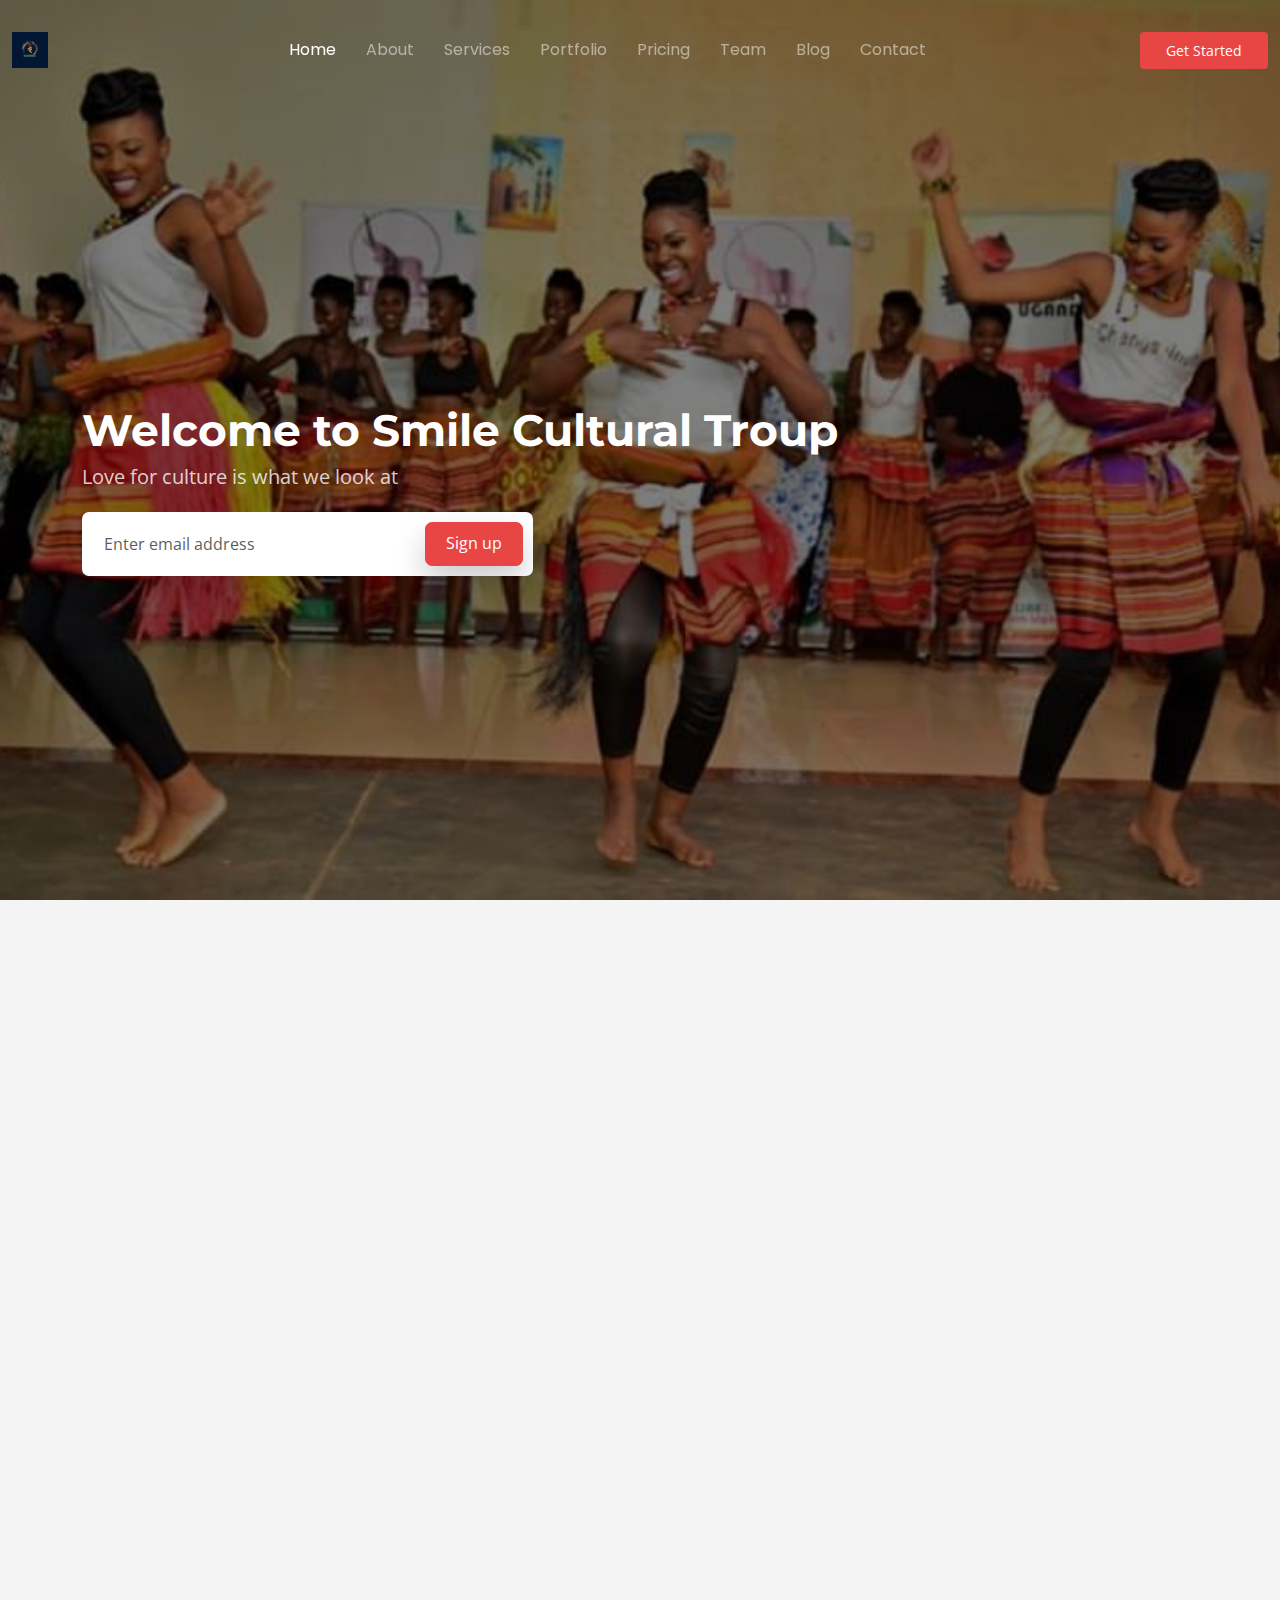
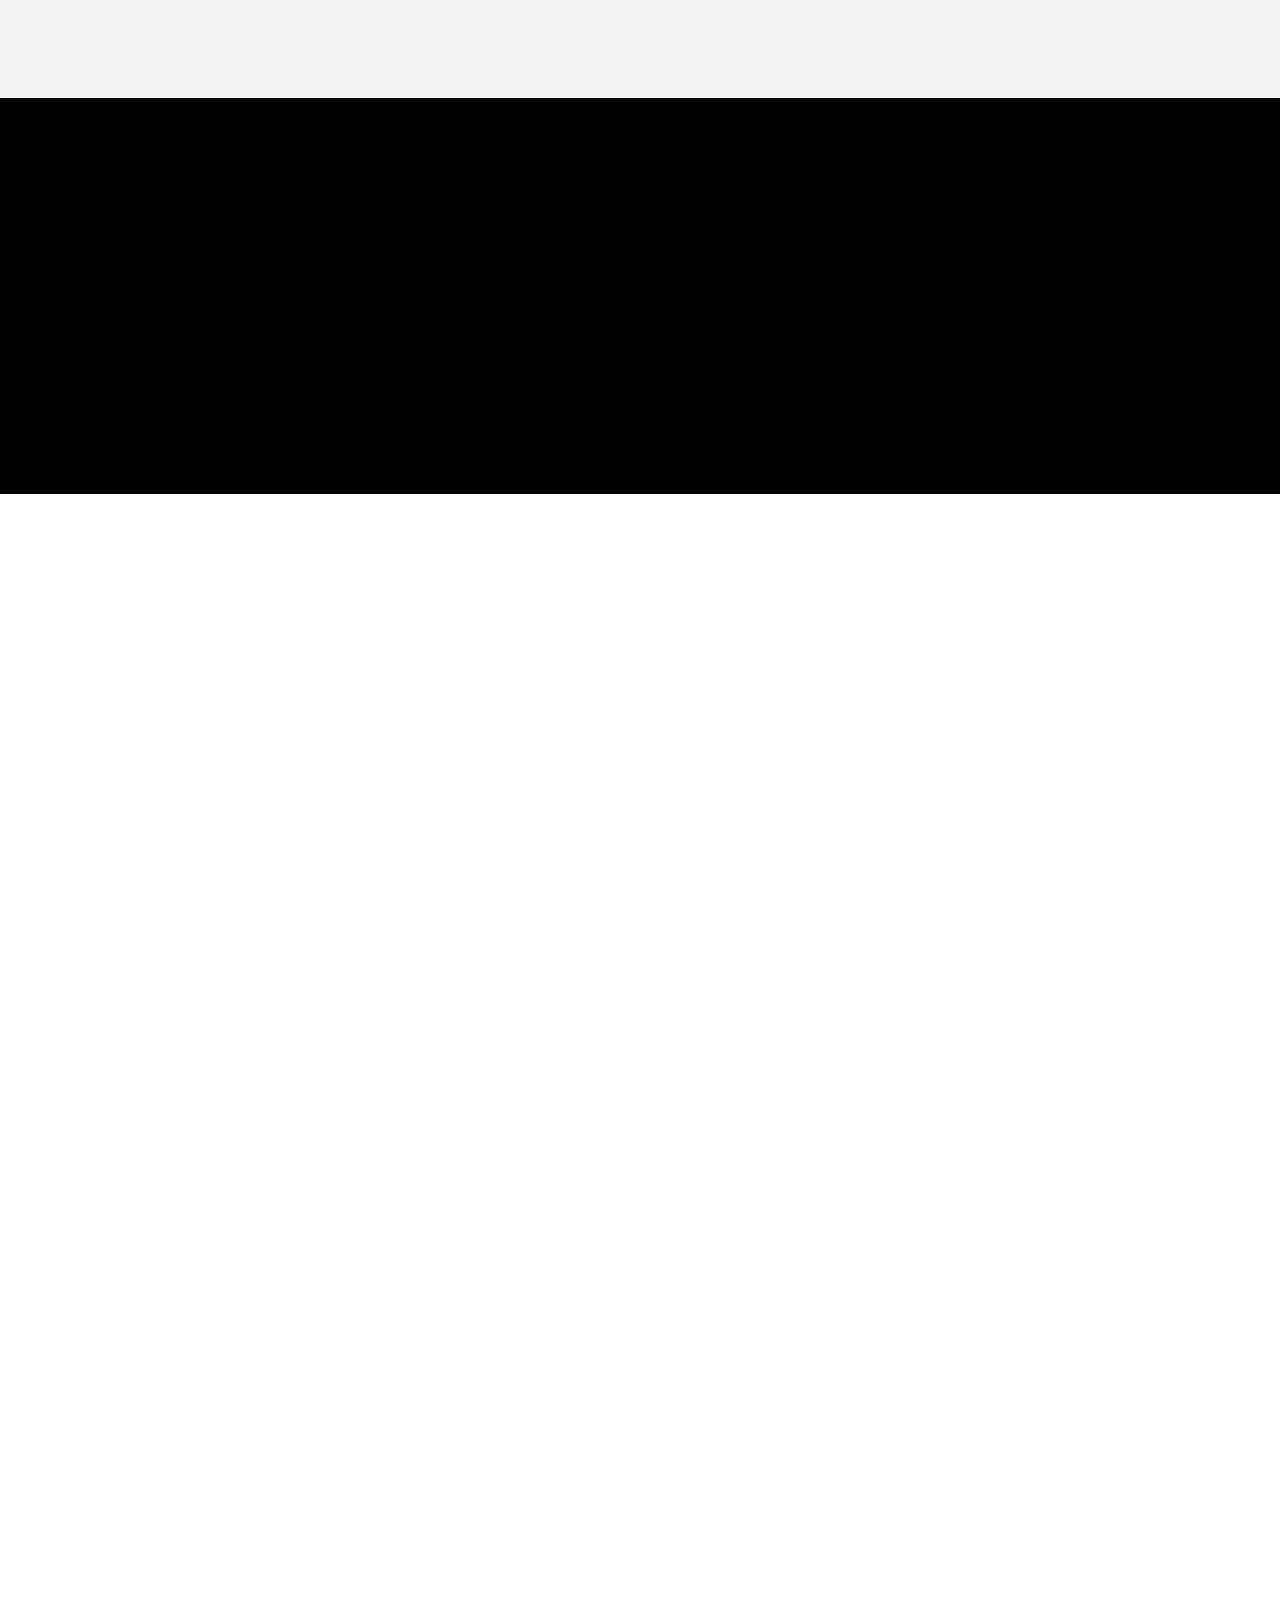
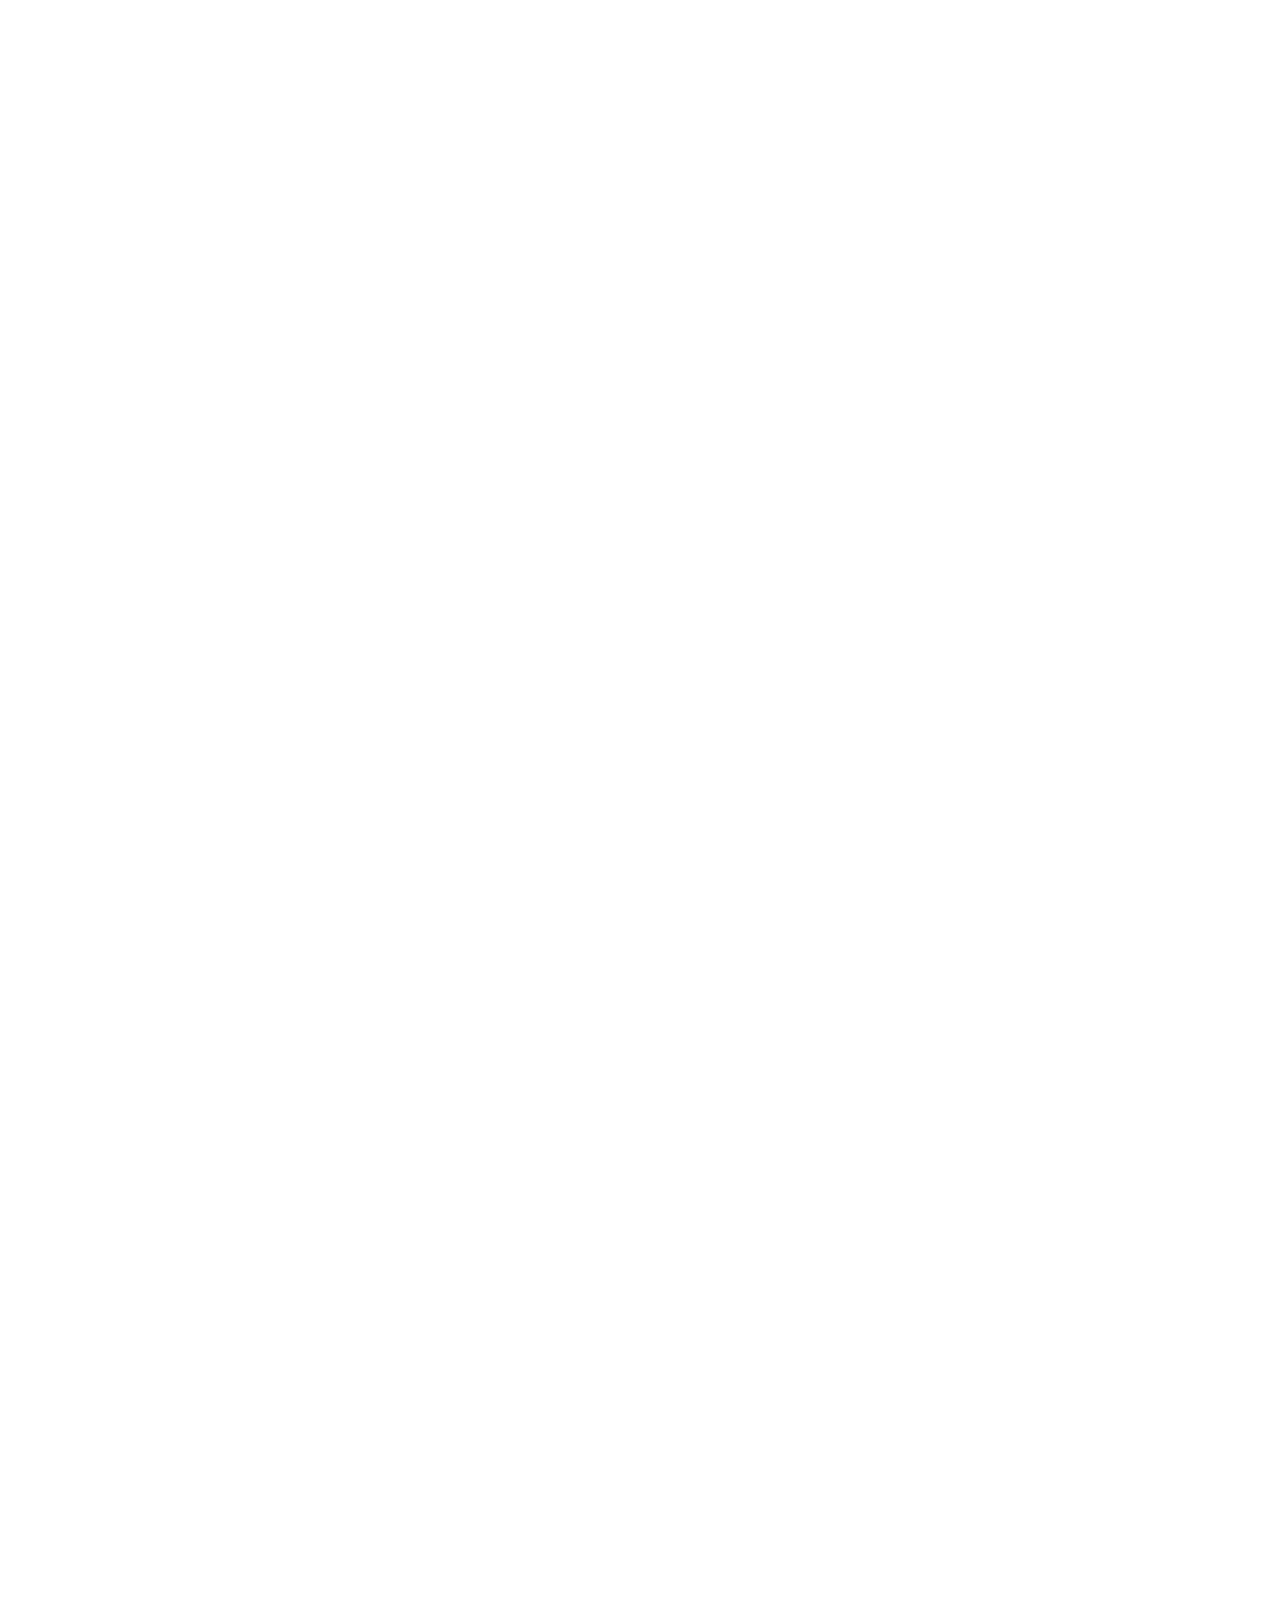
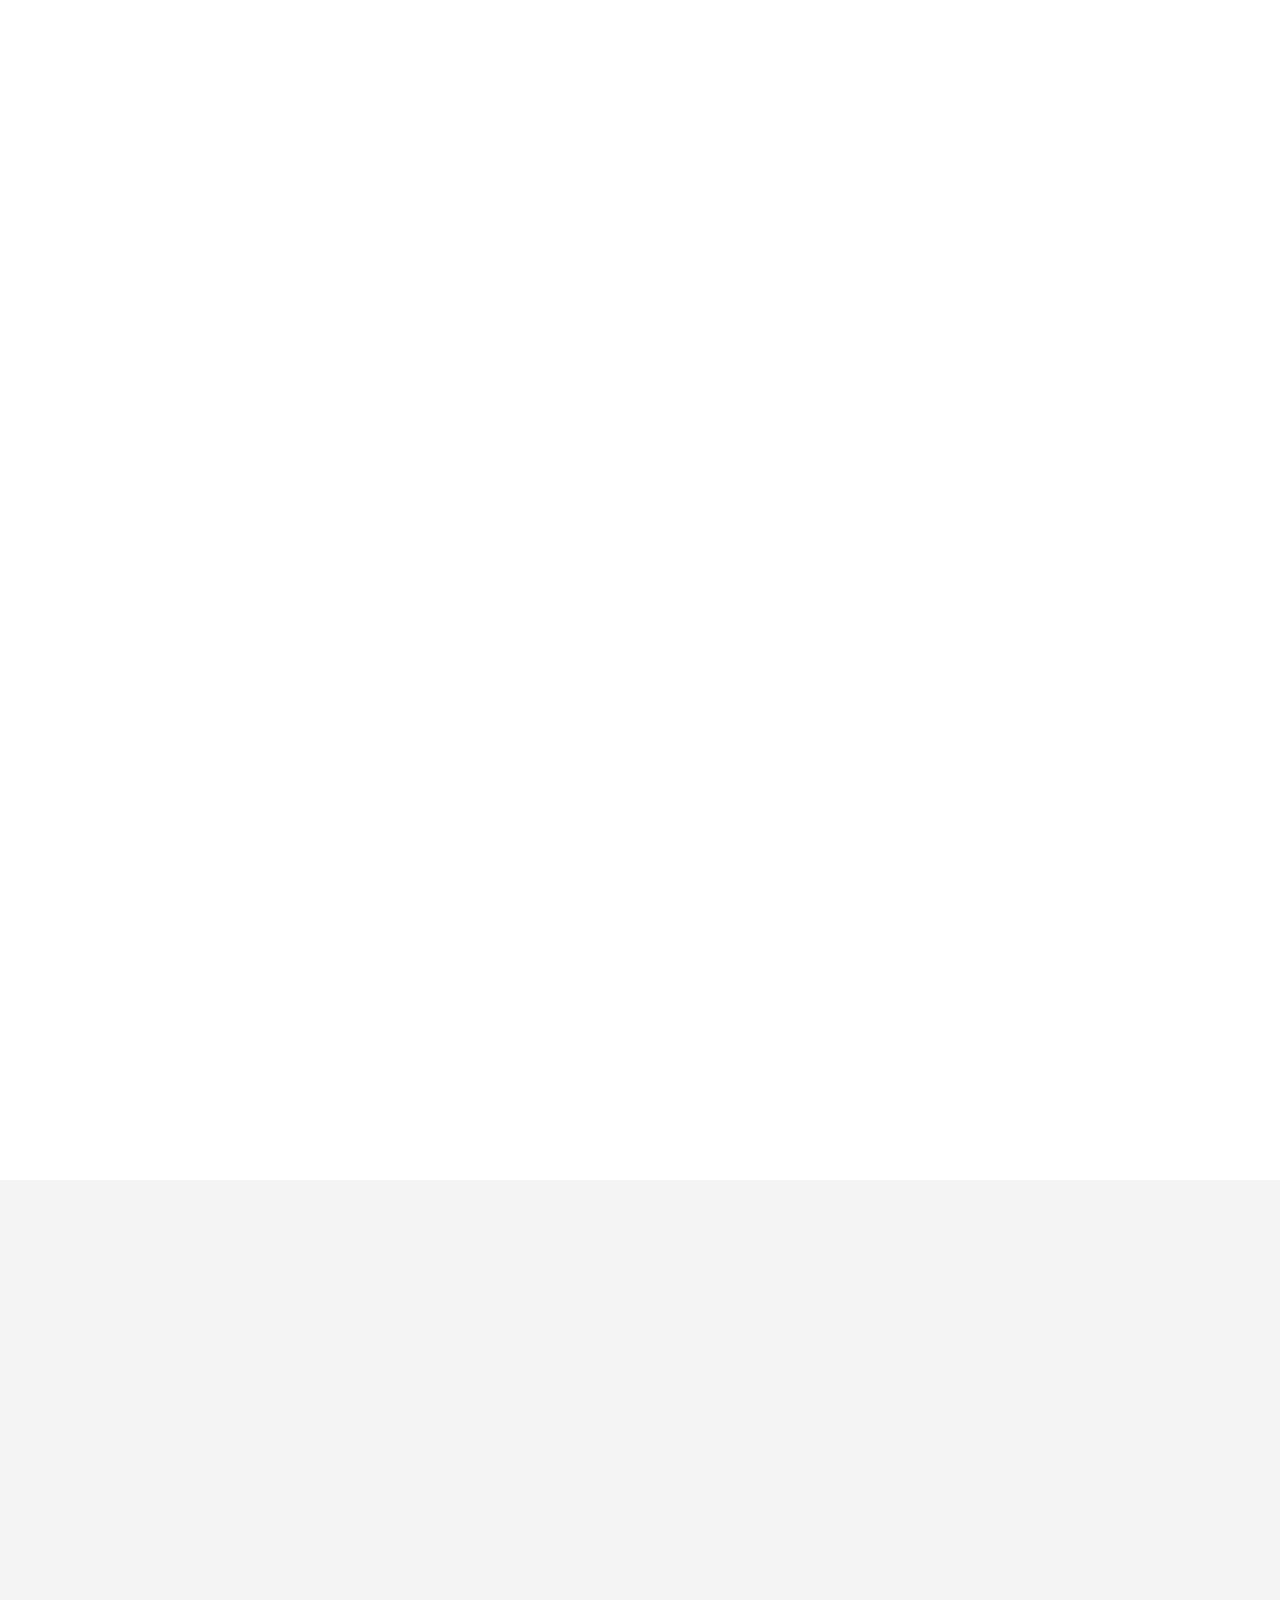
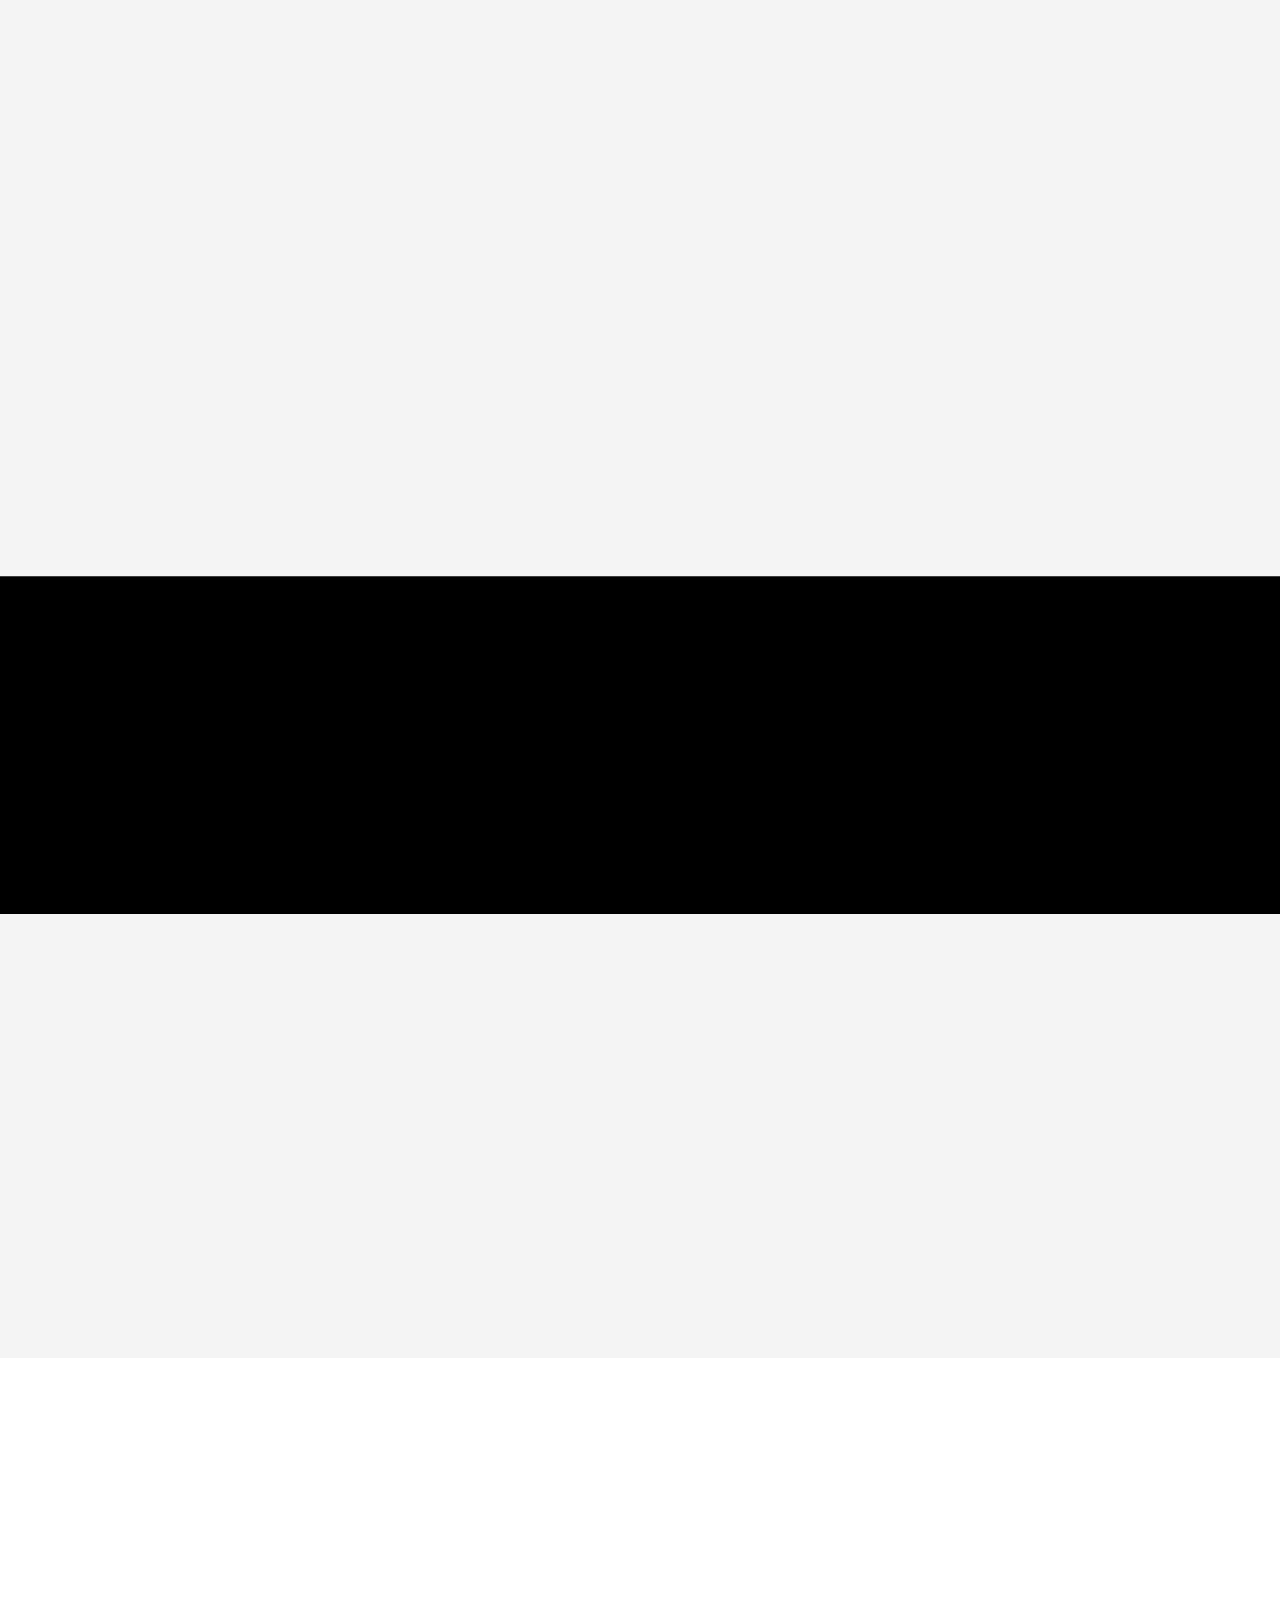
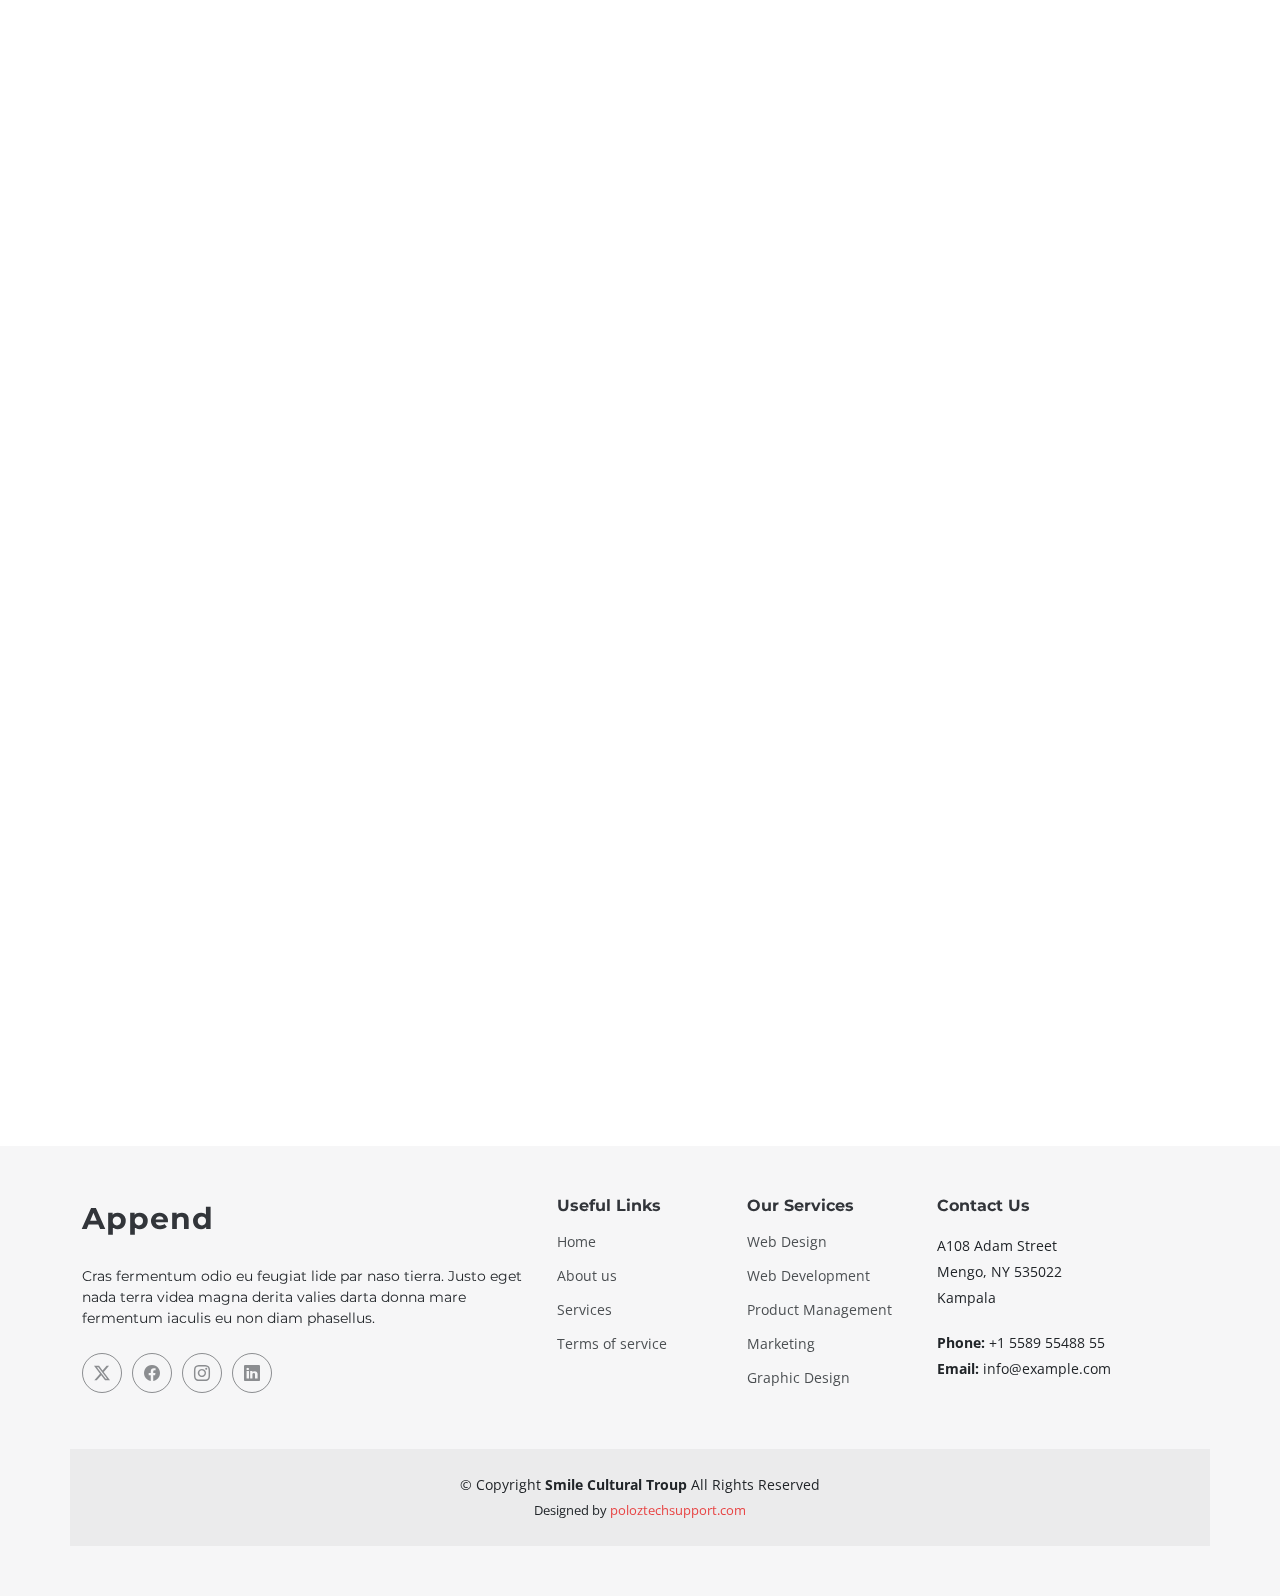
<file: index.html>
<!DOCTYPE html>
<html lang="en">

<head>
  <meta charset="utf-8">
  <meta content="width=device-width, initial-scale=1.0" name="viewport">
  <title>Smile Cultural Troup</title>
  <meta content="" name="description">
  <meta content="" name="keywords">

  <link href="assets/img/favicon.png" rel="icon">
  <link href="assets/img/smile.jpg" rel="icon">

  <link href="https://fonts.googleapis.com" rel="preconnect">
  <link href="https://fonts.gstatic.com" rel="preconnect" crossorigin>
  <link href="https://fonts.googleapis.com/css2?family=Open+Sans:ital,
  wght@0,300;0,400;0,500;0,600;0,700;0,800;1,300;1,400;1,500;1,600;1,700;1,800&family=Montserrat:ital,wght@0,100;0,200;0,300;0,400;0,500;0,600;0,700;0,800;0,900;1,100;1,200;1,300;1,400;1,500;1,600;1,700;1,800;1,900&family=Poppins:ital,wght@0,100;0,200;0,300;0,400;0,500;0,600;0,700;0,800;0,900;1,100;1,200;1,300;1,400;1,500;1,600;1,700;1,800;1,900&display=swap" rel="stylesheet">

  <link href="assets/vendor/bootstrap/css/bootstrap.min.css" rel="stylesheet">
  <link href="assets/vendor/bootstrap-icons/bootstrap-icons.css" rel="stylesheet">
  <link href="assets/vendor/aos/aos.css" rel="stylesheet">
  <link href="assets/vendor/glightbox/css/glightbox.min.css" rel="stylesheet">
  <link href="assets/vendor/swiper/swiper-bundle.min.css" rel="stylesheet">
  <link href="assets/css/main.css" rel="stylesheet">

</head>

<body class="index-page">

  <header id="header" class="header d-flex align-items-center fixed-top">
    <div class="container-fluid position-relative d-flex align-items-center justify-content-between">

      <a href="index.html" class="logo d-flex align-items-center me-auto me-xl-0">
        <img src="assets/img/smile.jpg" alt="">
        <h1 class="sitename"></h1><span></span>
      </a>

      <nav id="navmenu" class="navmenu">
        <ul>
          <li><a href="index.html#hero" class="">Home</a></li>
          <li><a href="index.html#about">About</a></li>
          <li><a href="index.html#services">Services</a></li>
          <li><a href="index.html#portfolio">Portfolio</a></li>
          <li><a href="index.html#pricing">Pricing</a></li>
          <li><a href="index.html#team">Team</a></li>
          <li><a href="blog.html">Blog</a></li>
          <li><a href="index.html#contact">Contact</a></li>
        </ul>
        <i class="mobile-nav-toggle d-xl-none bi bi-list"></i>
      </nav>

      <a class="btn-getstarted" href="index.html#services">Get Started</a>

    </div>
  </header>

  <main class="main">

    <!-- Hero Section -->
    <section id="hero" class="hero section">

      <img src="assets/img/IMG-20220811-WA0021.jpg" alt="" data-aos="fade-in">

      <div class="container">
        <div class="row">
          <div class="col-lg-10">
            <h2 data-aos="fade-up" data-aos-delay="100">Welcome to Smile Cultural Troup</h2>
            <p data-aos="fade-up" data-aos-delay="200">Love for culture is what we look at</p>
          </div>
          <div class="col-lg-5">
            <form action="#" class="sign-up-form d-flex" data-aos="fade-up" data-aos-delay="300">
              <input type="text" class="form-control" placeholder="Enter email address">
              <input type="submit" class="btn btn-primary" value="Sign up">
            </form>
          </div>
        </div>
      </div>

    </section><!-- /Hero Section -->

    
    <!-- About Section -->
    <section id="about" class="about section">

      <div class="container" data-aos="fade-up" data-aos-delay="100">
        <div class="row align-items-xl-center gy-5">

          <div class="col-xl-5 content">
            <h3>About Us</h3>
            <h2>Ducimus rerum libero reprehenderit cumque</h2>
            <p>Ipsa sint sit. Quis ducimus tempore dolores impedit et dolor cumque alias maxime. Enim reiciendis minus et rerum hic non. Dicta quas cum quia maiores iure. Quidem nulla qui assumenda incidunt voluptatem tempora deleniti soluta.</p>
            <a href="#" class="read-more"><span>Read More</span><i class="bi bi-arrow-right"></i></a>
          </div>

          <div class="col-xl-7">
            <div class="row gy-4 icon-boxes">

              <div class="col-md-6" data-aos="fade-up" data-aos-delay="200">
                <div class="icon-box">
                  <i class="bi bi-buildings"></i>
                  <h3>Mission</h3>
                  <p>Magni repellendus vel ullam hic officia accusantium ipsa dolor omnis dolor voluptatem</p>
                </div>
              </div> <!-- End Icon Box -->

              <div class="col-md-6" data-aos="fade-up" data-aos-delay="300">
                <div class="icon-box">
                  <i class="bi bi-clipboard-pulse"></i>
                  <h3>Vision</h3>
                  <p>Autem saepe animi et aut aspernatur culpa facere. Rerum saepe rerum voluptates quia</p>
                </div>
              </div> <!-- End Icon Box -->

              <div class="col-md-6" data-aos="fade-up" data-aos-delay="400">
                <div class="icon-box">
                  <i class="bi bi-command"></i>
                  <h3>Veniam omnis</h3>
                  <p>Omnis perferendis molestias culpa sed. Recusandae quas possimus. Quod consequatur corrupti</p>
                </div>
              </div> <!-- End Icon Box -->

              <div class="col-md-6" data-aos="fade-up" data-aos-delay="500">
                <div class="icon-box">
                  <i class="bi bi-graph-up-arrow"></i>
                  <h3>Delares sapiente</h3>
                  <p>Sint et dolor voluptas minus possimus nostrum. Reiciendis commodi eligendi omnis quideme lorenda</p>
                </div>
              </div> <!-- End Icon Box -->

            </div>
          </div>

        </div>
      </div>

    </section><!-- /About Section -->

    <!-- Stats Section -->
    <section id="stats" class="stats section">

      <img src="assets/img/stats-bg.jpg" alt="" data-aos="fade-in">

      <div class="container position-relative" data-aos="fade-up" data-aos-delay="100">

        <div class="row gy-4">

          <div class="col-lg-3 col-md-6">
            <div class="stats-item text-center w-100 h-100">
              <span data-purecounter-start="0" data-purecounter-end="232" data-purecounter-duration="1" class="purecounter"></span>
              <p>Clients</p>
            </div>
          </div><!-- End Stats Item -->

          <div class="col-lg-3 col-md-6">
            <div class="stats-item text-center w-100 h-100">
              <span data-purecounter-start="0" data-purecounter-end="521" data-purecounter-duration="1" class="purecounter"></span>
              <p>Functions</p>
            </div>
          </div><!-- End Stats Item -->

          <div class="col-lg-3 col-md-6">
            <div class="stats-item text-center w-100 h-100">
              <span data-purecounter-start="0" data-purecounter-end="1453" data-purecounter-duration="1" class="purecounter"></span>
              <p>Hours Of Support</p>
            </div>
          </div><!-- End Stats Item -->

          <div class="col-lg-3 col-md-6">
            <div class="stats-item text-center w-100 h-100">
              <span data-purecounter-start="0" data-purecounter-end="32" data-purecounter-duration="1" class="purecounter"></span>
              <p>Workers</p>
            </div>
          </div><!-- End Stats Item -->

        </div>

      </div>

    </section><!-- /Stats Section -->

    <!-- Services Section -->
    <section id="services" class="services section">

      <!-- Section Title -->
      <div class="container section-title" data-aos="fade-up">
        <h2>Services</h2>
        <p>Necessitatibus eius consequatur ex aliquid fuga eum quidem sint consectetur velit</p>
      </div><!-- End Section Title -->

      <div class="container">

        <div class="row gy-4">

          <div class="col-lg-6 " data-aos="fade-up" data-aos-delay="100">
            <div class="service-item d-flex">
              <div class="icon flex-shrink-0"><i class="bi bi-briefcase"></i></div>
              <div>
                <h4 class="title"><a href="services-details.html" class="stretched-link">Lorem Ipsum</a></h4>
                <p class="description">Voluptatum deleniti atque corrupti quos dolores et quas molestias excepturi sint occaecati cupiditate non provident</p>
              </div>
            </div>
          </div>
          <!-- End Service Item -->

          <div class="col-lg-6 " data-aos="fade-up" data-aos-delay="200">
            <div class="service-item d-flex">
              <div class="icon flex-shrink-0"><i class="bi bi-card-checklist"></i></div>
              <div>
                <h4 class="title"><a href="services-details.html" class="stretched-link">Dolor Sitema</a></h4>
                <p class="description">Minim veniam, quis nostrud exercitation ullamco laboris nisi ut aliquip ex ea commodo consequat tarad limino ata</p>
              </div>
            </div>
          </div><!-- End Service Item -->

          <div class="col-lg-6 " data-aos="fade-up" data-aos-delay="300">
            <div class="service-item d-flex">
              <div class="icon flex-shrink-0"><i class="bi bi-bar-chart"></i></div>
              <div>
                <h4 class="title"><a href="services-details.html" class="stretched-link">Sed ut perspiciatis</a></h4>
                <p class="description">Duis aute irure dolor in reprehenderit in voluptate velit esse cillum dolore eu fugiat nulla pariatur</p>
              </div>
            </div>
          </div><!-- End Service Item -->

          <div class="col-lg-6 " data-aos="fade-up" data-aos-delay="400">
            <div class="service-item d-flex">
              <div class="icon flex-shrink-0"><i class="bi bi-binoculars"></i></div>
              <div>
                <h4 class="title"><a href="services-details.html" class="stretched-link">Magni Dolores</a></h4>
                <p class="description">Excepteur sint occaecat cupidatat non proident, sunt in culpa qui officia deserunt mollit anim id est laborum</p>
              </div>
            </div>
          </div><!-- End Service Item -->

          <div class="col-lg-6 " data-aos="fade-up" data-aos-delay="500">
            <div class="service-item d-flex">
              <div class="icon flex-shrink-0"><i class="bi bi-brightness-high"></i></div>
              <div>
                <h4 class="title"><a href="services-details.html" class="stretched-link">Nemo Enim</a></h4>
                <p class="description">At vero eos et accusamus et iusto odio dignissimos ducimus qui blanditiis praesentium voluptatum deleniti atque</p>
              </div>
            </div>
          </div><!-- End Service Item -->

          <div class="col-lg-6 " data-aos="fade-up" data-aos-delay="600">
            <div class="service-item d-flex">
              <div class="icon flex-shrink-0"><i class="bi bi-calendar4-week"></i></div>
              <div>
                <h4 class="title"><a href="services-details.html" class="stretched-link">Eiusmod Tempor</a></h4>
                <p class="description">Et harum quidem rerum facilis est et expedita distinctio. Nam libero tempore, cum soluta nobis est eligendi</p>
              </div>
            </div>
          </div><!-- End Service Item -->

        </div>

      </div>

    </section><!-- /Services Section -->

    <!-- Features Section -->
    <section id="features" class="features section">

      <!-- Section Title -->
      <div class="container section-title" data-aos="fade-up">
        <h2>Features</h2>
        <p>Necessitatibus eius consequatur ex aliquid fuga eum quidem sint consectetur velit</p>
      </div><!-- End Section Title -->

      <div class="container">

        <div class="row gy-4 align-items-center features-item">
          <div class="col-lg-5 order-2 order-lg-1" data-aos="fade-up" data-aos-delay="200">
            <h3>Corporis temporibus maiores provident</h3>
            <p>
              Ullamco laboris nisi ut aliquip ex ea commodo consequat. Duis aute irure dolor in reprehenderit in voluptate
              velit esse cillum dolore eu fugiat nulla pariatur. Excepteur sint occaecat cupidatat non proident.
            </p>
          </div>
          <div class="col-lg-7 order-1 order-lg-2 d-flex align-items-center" data-aos="zoom-out" data-aos-delay="100">
            <div class="image-stack">
              <img src="assets/img/features-light-1.jpg" alt="" class="stack-front">
              <img src="assets/img/features-light-2.jpg" alt="" class="stack-back">
            </div>
          </div>
        </div><!-- Features Item -->

        <div class="row gy-4 align-items-stretch justify-content-between features-item ">
          <div class="col-lg-6 d-flex align-items-center features-img-bg" data-aos="zoom-out">
            <img src="assets/img/features-light-3.jpg" class="img-fluid" alt="">
          </div>
          <div class="col-lg-5 d-flex justify-content-center flex-column" data-aos="fade-up">
            <h3>Sunt consequatur ad ut est nulla</h3>
            <p>Cupiditate placeat cupiditate placeat est ipsam culpa. Delectus quia minima quod. Sunt saepe odit aut quia voluptatem hic voluptas dolor doloremque.</p>
            <ul>
              <li><i class="bi bi-check"></i> <span>Ullamco laboris nisi ut aliquip ex ea commodo consequat.</span></li>
              <li><i class="bi bi-check"></i><span> Duis aute irure dolor in reprehenderit in voluptate velit.</span></li>
              <li><i class="bi bi-check"></i> <span>Facilis ut et voluptatem aperiam. Autem soluta ad fugiat</span>.</li>
            </ul>
            <a href="#" class="btn btn-get-started align-self-start">Get Started</a>
          </div>
        </div><!-- Features Item -->

      </div>

    </section><!-- /Features Section -->

    <!-- Portfolio Section -->
    <section id="portfolio" class="portfolio section">

      <!-- Section Title -->
      <div class="container section-title" data-aos="fade-up">
        <h2>Portfolio</h2>
        <p>Necessitatibus eius consequatur ex aliquid fuga eum quidem sint consectetur velit</p>
      </div><!-- End Section Title -->

      <div class="container">

        <div class="isotope-layout" data-default-filter="*" data-layout="masonry" data-sort="original-order">

          <!-- <ul class="portfolio-filters isotope-filters" data-aos="fade-up" data-aos-delay="100">
            <li data-filter="*" class="filter-active">All</li>
            <li data-filter=".filter-app">App</li>
            <li data-filter=".filter-product">Card</li>
            <li data-filter=".filter-branding">Web</li> -->
          </ul><!-- End Portfolio Filters -->

          <div class="row gy-4 isotope-container" data-aos="fade-up" data-aos-delay="200">

            <div class="col-lg-4 col-md-6 portfolio-item isotope-item filter-app">
              <img src="assets/img/photo_2023-08-13_18-06-05 (2).jpg" class="img-fluid" alt="">
              <div class="portfolio-info">
                <h4>App 1</h4>
                <p>Lorem ipsum, dolor sit</p>
                <a href="assets/img/photo_2023-08-13_18-06-05.jpg" title="App 1" data-gallery="portfolio-gallery-app" class="glightbox preview-link"><i class="bi bi-zoom-in"></i></a>
                <a href="portfolio-details.html" title="More Details" class="details-link"><i class="bi bi-link-45deg"></i></a>
              </div>
            </div><!-- End Portfolio Item -->

            <div class="col-lg-4 col-md-6 portfolio-item isotope-item filter-product">
              <img src="assets/img/photo_2023-08-13_18-06-06 (2).jpg" class="img-fluid" alt="">
              <div class="portfolio-info">
                <h4>Product 1</h4>
                <p>Lorem ipsum, dolor sit</p>
                <a href="assets/img/photo_2023-08-13_18-06-06.jpg" title="Product 1" data-gallery="portfolio-gallery-product" class="glightbox preview-link"><i class="bi bi-zoom-in"></i></a>
                <a href="portfolio-details.html" title="More Details" class="details-link"><i class="bi bi-link-45deg"></i></a>
              </div>
            </div><!-- End Portfolio Item -->

            <div class="col-lg-4 col-md-6 portfolio-item isotope-item filter-branding">
              <img src="assets/img/photo_2024-05-21_15-19-41.jpg" class="img-fluid" alt="">
              <div class="portfolio-info">
                <h4>Branding 1</h4>
                <p>Lorem ipsum, dolor sit</p>
                <a href="assets/img/masonry-portfolio/masonry-portfolio-3.jpg" title="Branding 1" data-gallery="portfolio-gallery-branding" class="glightbox preview-link"><i class="bi bi-zoom-in"></i></a>
                <a href="portfolio-details.html" title="More Details" class="details-link"><i class="bi bi-link-45deg"></i></a>
              </div>
            </div><!-- End Portfolio Item -->

            <div class="col-lg-4 col-md-6 portfolio-item isotope-item filter-app">
              <img src="assets/img/masonry-portfolio/masonry-portfolio-4.jpg" class="img-fluid" alt="">
              <div class="portfolio-info">
                <h4>App 2</h4>
                <p>Lorem ipsum, dolor sit</p>
                <a href="assets/img/masonry-portfolio/masonry-portfolio-4.jpg" title="App 2" data-gallery="portfolio-gallery-app" class="glightbox preview-link"><i class="bi bi-zoom-in"></i></a>
                <a href="portfolio-details.html" title="More Details" class="details-link"><i class="bi bi-link-45deg"></i></a>
              </div>
            </div><!-- End Portfolio Item -->

            <div class="col-lg-4 col-md-6 portfolio-item isotope-item filter-product">
              <img src="assets/img/masonry-portfolio/masonry-portfolio-5.jpg" class="img-fluid" alt="">
              <div class="portfolio-info">
                <h4>Product 2</h4>
                <p>Lorem ipsum, dolor sit</p>
                <a href="assets/img/masonry-portfolio/masonry-portfolio-5.jpg" title="Product 2" data-gallery="portfolio-gallery-product" class="glightbox preview-link"><i class="bi bi-zoom-in"></i></a>
                <a href="portfolio-details.html" title="More Details" class="details-link"><i class="bi bi-link-45deg"></i></a>
              </div>
            </div><!-- End Portfolio Item -->

            <div class="col-lg-4 col-md-6 portfolio-item isotope-item filter-branding">
              <img src="assets/img/masonry-portfolio/masonry-portfolio-6.jpg" class="img-fluid" alt="">
              <div class="portfolio-info">
                <h4>Branding 2</h4>
                <p>Lorem ipsum, dolor sit</p>
                <a href="assets/img/masonry-portfolio/masonry-portfolio-6.jpg" title="Branding 2" data-gallery="portfolio-gallery-branding" class="glightbox preview-link"><i class="bi bi-zoom-in"></i></a>
                <a href="portfolio-details.html" title="More Details" class="details-link"><i class="bi bi-link-45deg"></i></a>
              </div>
            </div><!-- End Portfolio Item -->

            <div class="col-lg-4 col-md-6 portfolio-item isotope-item filter-app">
              <img src="assets/img/masonry-portfolio/masonry-portfolio-7.jpg" class="img-fluid" alt="">
              <div class="portfolio-info">
                <h4>App 3</h4>
                <p>Lorem ipsum, dolor sit</p>
                <a href="assets/img/masonry-portfolio/masonry-portfolio-7.jpg" title="App 3" data-gallery="portfolio-gallery-app" class="glightbox preview-link"><i class="bi bi-zoom-in"></i></a>
                <a href="portfolio-details.html" title="More Details" class="details-link"><i class="bi bi-link-45deg"></i></a>
              </div>
            </div><!-- End Portfolio Item -->

            <div class="col-lg-4 col-md-6 portfolio-item isotope-item filter-product">
              <img src="assets/img/masonry-portfolio/masonry-portfolio-8.jpg" class="img-fluid" alt="">
              <div class="portfolio-info">
                <h4>Product 3</h4>
                <p>Lorem ipsum, dolor sit</p>
                <a href="assets/img/masonry-portfolio/masonry-portfolio-8.jpg" title="Product 3" data-gallery="portfolio-gallery-product" class="glightbox preview-link"><i class="bi bi-zoom-in"></i></a>
                <a href="portfolio-details.html" title="More Details" class="details-link"><i class="bi bi-link-45deg"></i></a>
              </div>
            </div><!-- End Portfolio Item -->

            <div class="col-lg-4 col-md-6 portfolio-item isotope-item filter-branding">
              <img src="assets/img/masonry-portfolio/masonry-portfolio-9.jpg" class="img-fluid" alt="">
              <div class="portfolio-info">
                <h4>Branding 3</h4>
                <p>Lorem ipsum, dolor sit</p>
                <a href="assets/img/masonry-portfolio/masonry-portfolio-9.jpg" title="Branding 2" data-gallery="portfolio-gallery-branding" class="glightbox preview-link"><i class="bi bi-zoom-in"></i></a>
                <a href="portfolio-details.html" title="More Details" class="details-link"><i class="bi bi-link-45deg"></i></a>
              </div>
            </div><!-- End Portfolio Item -->

          </div><!-- End Portfolio Container -->

        </div>

      </div>

    </section><!-- /Portfolio Section -->
      
    <!-- Faq Section -->
    <section id="faq" class="faq section">

      <div class="container">

        <div class="row gy-4">

          <div class="col-lg-4" data-aos="fade-up" data-aos-delay="100">
            <div class="content px-xl-5">
              <h3><span>Frequently Asked </span><strong>Questions</strong></h3>
              <p>
                Lorem ipsum dolor sit amet, consectetur adipiscing elit, sed do eiusmod tempor incididunt ut labore et dolore magna aliqua. Duis aute irure dolor in reprehenderit
              </p>
            </div>
          </div>

          <div class="col-lg-8" data-aos="fade-up" data-aos-delay="200">

            <div class="faq-container">
              <div class="faq-item faq-active">
                <h3><span class="num">1.</span> <span>Non consectetur a erat nam at lectus urna duis?</span></h3>
                <div class="faq-content">
                  <p>Feugiat pretium nibh ipsum consequat. Tempus iaculis urna id volutpat lacus laoreet non curabitur gravida. Venenatis lectus magna fringilla urna porttitor rhoncus dolor purus non.</p>
                </div>
                <i class="faq-toggle bi bi-chevron-right"></i>
              </div><!-- End Faq item-->

              <div class="faq-item">
                <h3><span class="num">2.</span> <span>Feugiat scelerisque varius morbi enim nunc faucibus a pellentesque?</span></h3>
                <div class="faq-content">
                  <p>Dolor sit amet consectetur adipiscing elit pellentesque habitant morbi. Id interdum velit laoreet id donec ultrices. Fringilla phasellus faucibus scelerisque eleifend donec pretium. Est pellentesque elit ullamcorper dignissim. Mauris ultrices eros in cursus turpis massa tincidunt dui.</p>
                </div>
                <i class="faq-toggle bi bi-chevron-right"></i>
              </div><!-- End Faq item-->

              <div class="faq-item">
                <h3><span class="num">3.</span> <span>Dolor sit amet consectetur adipiscing elit pellentesque?</span></h3>
                <div class="faq-content">
                  <p>Eleifend mi in nulla posuere sollicitudin aliquam ultrices sagittis orci. Faucibus pulvinar elementum integer enim. Sem nulla pharetra diam sit amet nisl suscipit. Rutrum tellus pellentesque eu tincidunt. Lectus urna duis convallis convallis tellus. Urna molestie at elementum eu facilisis sed odio morbi quis</p>
                </div>
                <i class="faq-toggle bi bi-chevron-right"></i>
              </div><!-- End Faq item-->

              <div class="faq-item">
                <h3><span class="num">4.</span> <span>Ac odio tempor orci dapibus. Aliquam eleifend mi in nulla?</span></h3>
                <div class="faq-content">
                  <p>Dolor sit amet consectetur adipiscing elit pellentesque habitant morbi. Id interdum velit laoreet id donec ultrices. Fringilla phasellus faucibus scelerisque eleifend donec pretium. Est pellentesque elit ullamcorper dignissim. Mauris ultrices eros in cursus turpis massa tincidunt dui.</p>
                </div>
                <i class="faq-toggle bi bi-chevron-right"></i>
              </div><!-- End Faq item-->

              <div class="faq-item">
                <h3><span class="num">5.</span> <span>Tempus quam pellentesque nec nam aliquam sem et tortor consequat?</span></h3>
                <div class="faq-content">
                  <p>Molestie a iaculis at erat pellentesque adipiscing commodo. Dignissim suspendisse in est ante in. Nunc vel risus commodo viverra maecenas accumsan. Sit amet nisl suscipit adipiscing bibendum est. Purus gravida quis blandit turpis cursus in</p>
                </div>
                <i class="faq-toggle bi bi-chevron-right"></i>
              </div><!-- End Faq item-->

            </div>

          </div>
        </div>

      </div>

    </section><!-- /Faq Section -->

    <!-- Team Section -->
    <section id="team" class="team section">

      <!-- Section Title -->
      <div class="container section-title" data-aos="fade-up">
        <h2>Team</h2>
        <p>Necessitatibus eius consequatur ex aliquid fuga eum quidem sint consectetur velit</p>
      </div><!-- End Section Title -->

      <div class="container">

        <div class="row gy-5">

          <div class="col-lg-4 col-md-6 member" data-aos="fade-up" data-aos-delay="100">
            <div class="member-img">
              <img src="assets/img/team/team-1.jpg" class="img-fluid" alt="">
              <div class="social">
                <a href="#"><i class="bi bi-twitter-x"></i></a>
                <a href="#"><i class="bi bi-facebook"></i></a>
                <a href="#"><i class="bi bi-instagram"></i></a>
                <a href="#"><i class="bi bi-linkedin"></i></a>
              </div>
            </div>
            <div class="member-info text-center">
              <h4>Walter White</h4>
              <span>Chief Executive Officer</span>
              <p>Aliquam iure quaerat voluptatem praesentium possimus unde laudantium vel dolorum distinctio dire flow</p>
            </div>
          </div><!-- End Team Member -->

          <div class="col-lg-4 col-md-6 member" data-aos="fade-up" data-aos-delay="200">
            <div class="member-img">
              <img src="assets/img/team/team-2.jpg" class="img-fluid" alt="">
              <div class="social">
                <a href="#"><i class="bi bi-twitter-x"></i></a>
                <a href="#"><i class="bi bi-facebook"></i></a>
                <a href="#"><i class="bi bi-instagram"></i></a>
                <a href="#"><i class="bi bi-linkedin"></i></a>
              </div>
            </div>
            <div class="member-info text-center">
              <h4>Sarah Jhonson</h4>
              <span>Product Manager</span>
              <p>Labore ipsam sit consequatur exercitationem rerum laboriosam laudantium aut quod dolores exercitationem ut</p>
            </div>
          </div><!-- End Team Member -->

          <div class="col-lg-4 col-md-6 member" data-aos="fade-up" data-aos-delay="300">
            <div class="member-img">
              <img src="assets/img/team/team-3.jpg" class="img-fluid" alt="">
              <div class="social">
                <a href="#"><i class="bi bi-twitter-x"></i></a>
                <a href="#"><i class="bi bi-facebook"></i></a>
                <a href="#"><i class="bi bi-instagram"></i></a>
                <a href="#"><i class="bi bi-linkedin"></i></a>
              </div>
            </div>
            <div class="member-info text-center">
              <h4>William Anderson</h4>
              <span>CTO</span>
              <p>Illum minima ea autem doloremque ipsum quidem quas aspernatur modi ut praesentium vel tque sed facilis at qui</p>
            </div>
          </div><!-- End Team Member -->

          <div class="col-lg-4 col-md-6 member" data-aos="fade-up" data-aos-delay="400">
            <div class="member-img">
              <img src="assets/img/team/team-4.jpg" class="img-fluid" alt="">
              <div class="social">
                <a href="#"><i class="bi bi-twitter-x"></i></a>
                <a href="#"><i class="bi bi-facebook"></i></a>
                <a href="#"><i class="bi bi-instagram"></i></a>
                <a href="#"><i class="bi bi-linkedin"></i></a>
              </div>
            </div>
            <div class="member-info text-center">
              <h4>Amanda Jepson</h4>
              <span>Accountant</span>
              <p>Magni voluptatem accusamus assumenda cum nisi aut qui dolorem voluptate sed et veniam quasi quam consectetur</p>
            </div>
          </div><!-- End Team Member -->

          <div class="col-lg-4 col-md-6 member" data-aos="fade-up" data-aos-delay="500">
            <div class="member-img">
              <img src="assets/img/team/team-5.jpg" class="img-fluid" alt="">
              <div class="social">
                <a href="#"><i class="bi bi-twitter-x"></i></a>
                <a href="#"><i class="bi bi-facebook"></i></a>
                <a href="#"><i class="bi bi-instagram"></i></a>
                <a href="#"><i class="bi bi-linkedin"></i></a>
              </div>
            </div>
            <div class="member-info text-center">
              <h4>Brian Doe</h4>
              <span>Marketing</span>
              <p>Qui consequuntur quos accusamus magnam quo est molestiae eius laboriosam sunt doloribus quia impedit laborum velit</p>
            </div>
          </div><!-- End Team Member -->

          <div class="col-lg-4 col-md-6 member" data-aos="fade-up" data-aos-delay="600">
            <div class="member-img">
              <img src="assets/img/team/team-6.jpg" class="img-fluid" alt="">
              <div class="social">
                <a href="#"><i class="bi bi-twitter-x"></i></a>
                <a href="#"><i class="bi bi-facebook"></i></a>
                <a href="#"><i class="bi bi-instagram"></i></a>
                <a href="#"><i class="bi bi-linkedin"></i></a>
              </div>
            </div>
            <div class="member-info text-center">
              <h4>Josepha Palas</h4>
              <span>Operation</span>
              <p>Sint sint eveniet explicabo amet consequatur nesciunt error enim rerum earum et omnis fugit eligendi cupiditate vel</p>
            </div>
          </div><!-- End Team Member -->

        </div>

      </div>

    </section><!-- /Team Section -->

    <!-- Call To Action Section -->
    <section id="call-to-action" class="call-to-action section">

      <img src="assets/img/cta-bg.jpg" alt="">

      <div class="container">
        <div class="row justify-content-center" data-aos="zoom-in" data-aos-delay="100">
          <div class="col-xl-10">
            <div class="text-center">
              <h3>Call To Action</h3>
              <p>Duis aute irure dolor in reprehenderit in voluptate velit esse cillum dolore eu fugiat nulla pariatur. Excepteur sint occaecat cupidatat non proident, sunt in culpa qui officia deserunt mollit anim id est laborum.</p>
              <a class="cta-btn" href="#">Call To Action</a>
            </div>
          </div>
        </div>
      </div>

    </section><!-- /Call To Action Section -->

    <!-- Testimonials Section -->
    <section id="testimonials" class="testimonials section">

      <div class="container">

        <div class="row align-items-center">

          <div class="col-lg-5 info" data-aos="fade-up" data-aos-delay="100">
            <h3>Testimonials</h3>
            <p>
              Ullamco laboris nisi ut aliquip ex ea commodo consequat. Duis aute irure dolor in reprehenderit in voluptate
              velit esse cillum dolore eu fugiat nulla pariatur. Excepteur sint occaecat cupidatat non proident.
            </p>
          </div>

          <div class="col-lg-7" data-aos="fade-up" data-aos-delay="200">

            <div class="swiper">
              <script type="application/json" class="swiper-config">
                {
                  "loop": true,
                  "speed": 600,
                  "autoplay": {
                    "delay": 5000
                  },
                  "slidesPerView": "auto",
                  "pagination": {
                    "el": ".swiper-pagination",
                    "type": "bullets",
                    "clickable": true
                  }
                }
              </script>
              <div class="swiper-wrapper">

                <div class="swiper-slide">
                  <div class="testimonial-item">
                    <div class="d-flex">
                      <img src="assets/img/testimonials/testimonials-1.jpg" class="testimonial-img flex-shrink-0" alt="">
                      <div>
                        <h3>Saul Goodman</h3>
                        <h4>Ceo &amp; Founder</h4>
                        <div class="stars">
                          <i class="bi bi-star-fill"></i><i class="bi bi-star-fill"></i><i class="bi bi-star-fill"></i><i class="bi bi-star-fill"></i><i class="bi bi-star-fill"></i>
                        </div>
                      </div>
                    </div>
                    <p>
                      <i class="bi bi-quote quote-icon-left"></i>
                      <span>Proin iaculis purus consequat sem cure digni ssim donec porttitora entum suscipit rhoncus. Accusantium quam, ultricies eget id, aliquam eget nibh et. Maecen aliquam, risus at semper.</span>
                      <i class="bi bi-quote quote-icon-right"></i>
                    </p>
                  </div>
                </div><!-- End testimonial item -->

                <div class="swiper-slide">
                  <div class="testimonial-item">
                    <div class="d-flex">
                      <img src="assets/img/testimonials/testimonials-2.jpg" class="testimonial-img flex-shrink-0" alt="">
                      <div>
                        <h3>Sara Wilsson</h3>
                        <h4>Designer</h4>
                        <div class="stars">
                          <i class="bi bi-star-fill"></i><i class="bi bi-star-fill"></i><i class="bi bi-star-fill"></i><i class="bi bi-star-fill"></i><i class="bi bi-star-fill"></i>
                        </div>
                      </div>
                    </div>
                    <p>
                      <i class="bi bi-quote quote-icon-left"></i>
                      <span>Export tempor illum tamen malis malis eram quae irure esse labore quem cillum quid cillum eram malis quorum velit fore eram velit sunt aliqua noster fugiat irure amet legam anim culpa.</span>
                      <i class="bi bi-quote quote-icon-right"></i>
                    </p>
                  </div>
                </div><!-- End testimonial item -->

                <div class="swiper-slide">
                  <div class="testimonial-item">
                    <div class="d-flex">
                      <img src="assets/img/testimonials/testimonials-3.jpg" class="testimonial-img flex-shrink-0" alt="">
                      <div>
                        <h3>Jena Karlis</h3>
                        <h4>Store Owner</h4>
                        <div class="stars">
                          <i class="bi bi-star-fill"></i><i class="bi bi-star-fill"></i><i class="bi bi-star-fill"></i><i class="bi bi-star-fill"></i><i class="bi bi-star-fill"></i>
                        </div>
                      </div>
                    </div>
                    <p>
                      <i class="bi bi-quote quote-icon-left"></i>
                      <span>Enim nisi quem export duis labore cillum quae magna enim sint quorum nulla quem veniam duis minim tempor labore quem eram duis noster aute amet eram fore quis sint minim.</span>
                      <i class="bi bi-quote quote-icon-right"></i>
                    </p>
                  </div>
                </div><!-- End testimonial item -->

                <div class="swiper-slide">
                  <div class="testimonial-item">
                    <div class="d-flex">
                      <img src="assets/img/testimonials/testimonials-4.jpg" class="testimonial-img flex-shrink-0" alt="">
                      <div>
                        <h3>Matt Brandon</h3>
                        <h4>Freelancer</h4>
                        <div class="stars">
                          <i class="bi bi-star-fill"></i><i class="bi bi-star-fill"></i><i class="bi bi-star-fill"></i><i class="bi bi-star-fill"></i><i class="bi bi-star-fill"></i>
                        </div>
                      </div>
                    </div>
                    <p>
                      <i class="bi bi-quote quote-icon-left"></i>
                      <span>Fugiat enim eram quae cillum dolore dolor amet nulla culpa multos export minim fugiat minim velit minim dolor enim duis veniam ipsum anim magna sunt elit fore quem dolore labore illum veniam.</span>
                      <i class="bi bi-quote quote-icon-right"></i>
                    </p>
                  </div>
                </div><!-- End testimonial item -->

                <div class="swiper-slide">
                  <div class="testimonial-item">
                    <div class="d-flex">
                      <img src="assets/img/testimonials/testimonials-5.jpg" class="testimonial-img flex-shrink-0" alt="">
                      <div>
                        <h3>John Larson</h3>
                        <h4>Entrepreneur</h4>
                        <div class="stars">
                          <i class="bi bi-star-fill"></i><i class="bi bi-star-fill"></i><i class="bi bi-star-fill"></i><i class="bi bi-star-fill"></i><i class="bi bi-star-fill"></i>
                        </div>
                      </div>
                    </div>
                    <p>
                      <i class="bi bi-quote quote-icon-left"></i>
                      <span>Quis quorum aliqua sint quem legam fore sunt eram irure aliqua veniam tempor noster veniam enim culpa labore duis sunt culpa nulla illum cillum fugiat legam esse veniam culpa fore nisi cillum quid.</span>
                      <i class="bi bi-quote quote-icon-right"></i>
                    </p>
                  </div>
                </div><!-- End testimonial item -->

              </div>
              <div class="swiper-pagination"></div>
            </div>

          </div>

        </div>

      </div>

    </section><!-- /Testimonials Section -->

    <!-- Recent Posts Section -->
    <section id="recent-posts" class="recent-posts section">

      <!-- Section Title -->
      <div class="container section-title" data-aos="fade-up">
        <h2>Recent Posts</h2>
        <p>Necessitatibus eius consequatur ex aliquid fuga eum quidem sint consectetur velit</p>
      </div><!-- End Section Title -->

      <div class="container">

        <div class="row gy-4">

          <div class="col-xl-4 col-md-6" data-aos="fade-up" data-aos-delay="100">
            <article>

              <div class="post-img">
                <img src="assets/img/blog/blog-1.jpg" alt="" class="img-fluid">
              </div>

              <p class="post-category">Politics</p>

              <h2 class="title">
                <a href="blog-details.html">Dolorum optio tempore voluptas dignissimos</a>
              </h2>

              <div class="d-flex align-items-center">
                <img src="assets/img/blog/blog-author.jpg" alt="" class="img-fluid post-author-img flex-shrink-0">
                <div class="post-meta">
                  <p class="post-author">Maria Doe</p>
                  <p class="post-date">
                    <time datetime="2022-01-01">Jan 1, 2022</time>
                  </p>
                </div>
              </div>

            </article>
          </div><!-- End post list item -->

          <div class="col-xl-4 col-md-6" data-aos="fade-up" data-aos-delay="200">
            <article>

              <div class="post-img">
                <img src="assets/img/blog/blog-2.jpg" alt="" class="img-fluid">
              </div>

              <p class="post-category">Sports</p>

              <h2 class="title">
                <a href="blog-details.html">Nisi magni odit consequatur autem nulla dolorem</a>
              </h2>

              <div class="d-flex align-items-center">
                <img src="assets/img/blog/blog-author-2.jpg" alt="" class="img-fluid post-author-img flex-shrink-0">
                <div class="post-meta">
                  <p class="post-author">Allisa Mayer</p>
                  <p class="post-date">
                    <time datetime="2022-01-01">Jun 5, 2022</time>
                  </p>
                </div>
              </div>

            </article>
          </div><!-- End post list item -->

          <div class="col-xl-4 col-md-6" data-aos="fade-up" data-aos-delay="300">
            <article>

              <div class="post-img">
                <img src="assets/img/blog/blog-3.jpg" alt="" class="img-fluid">
              </div>

              <p class="post-category">Entertainment</p>

              <h2 class="title">
                <a href="blog-details.html">Possimus soluta ut id suscipit ea ut in quo quia et soluta</a>
              </h2>

              <div class="d-flex align-items-center">
                <img src="assets/img/blog/blog-author-3.jpg" alt="" class="img-fluid post-author-img flex-shrink-0">
                <div class="post-meta">
                  <p class="post-author">Mark Dower</p>
                  <p class="post-date">
                    <time datetime="2022-01-01">Jun 22, 2022</time>
                  </p>
                </div>
              </div>

            </article>
          </div><!-- End post list item -->

        </div><!-- End recent posts list -->

      </div>

    </section><!-- /Recent Posts Section -->

    <!-- Contact Section -->
    <section id="contact" class="contact section">

      <!-- Section Title -->
      <div class="container section-title" data-aos="fade-up">
        <h2>Contact</h2>
        <p>Necessitatibus eius consequatur ex aliquid fuga eum quidem sint consectetur velit</p>
      </div><!-- End Section Title -->

      <div class="container" data-aos="fade-up" data-aos-delay="100">

        <div class="row gy-4">

          <div class="col-lg-6">

            <div class="row gy-4">
              <div class="col-md-6">
                <div class="info-item" data-aos="fade" data-aos-delay="200">
                  <i class="bi bi-geo-alt"></i>
                  <h3>Address</h3>
                  <p>A108 Adam Street</p>
                  <p>New York, NY 535022</p>
                </div>
              </div><!-- End Info Item -->

              <div class="col-md-6">
                <div class="info-item" data-aos="fade" data-aos-delay="300">
                  <i class="bi bi-telephone"></i>
                  <h3>Call Us</h3>
                  <p>+1 5589 55488 55</p>
                  <p>+1 6678 254445 41</p>
                </div>
              </div><!-- End Info Item -->

              <div class="col-md-6">
                <div class="info-item" data-aos="fade" data-aos-delay="400">
                  <i class="bi bi-envelope"></i>
                  <h3>Email Us</h3>
                  <p>info@example.com</p>
                  <p>contact@example.com</p>
                </div>
              </div><!-- End Info Item -->

              <div class="col-md-6">
                <div class="info-item" data-aos="fade" data-aos-delay="500">
                  <i class="bi bi-clock"></i>
                  <h3>Open Hours</h3>
                  <p>Monday - Friday</p>
                  <p>9:00AM - 05:00PM</p>
                </div>
              </div><!-- End Info Item -->

            </div>

          </div>

          <div class="col-lg-6">
            <form action="forms/contact.php" method="post" class="php-email-form" data-aos="fade-up" data-aos-delay="200">
              <div class="row gy-4">

                <div class="col-md-6">
                  <input type="text" name="name" class="form-control" placeholder="Your Name" required="">
                </div>

                <div class="col-md-6 ">
                  <input type="email" class="form-control" name="email" placeholder="Your Email" required="">
                </div>

                <div class="col-md-12">
                  <input type="text" class="form-control" name="subject" placeholder="Subject" required="">
                </div>

                <div class="col-md-12">
                  <textarea class="form-control" name="message" rows="6" placeholder="Message" required=""></textarea>
                </div>

                <div class="col-md-12 text-center">
                  <div class="loading">Loading</div>
                  <div class="error-message"></div>
                  <div class="sent-message">Your message has been sent. Thank you!</div>

                  <button type="submit">Send Message</button>
                </div>

              </div>
            </form>
          </div><!-- End Contact Form -->

        </div>

      </div>

    </section><!-- /Contact Section -->

  </main>

  <footer id="footer" class="footer position-relative">

    <div class="container footer-top">
      <div class="row gy-4">
        <div class="col-lg-5 col-md-12 footer-about">
          <a href="index.html" class="logo d-flex align-items-center">
            <span class="sitename">Append</span>
          </a>
          <p>Cras fermentum odio eu feugiat lide par naso tierra. Justo eget nada terra videa magna derita valies darta donna mare fermentum iaculis eu non diam phasellus.</p>
          <div class="social-links d-flex mt-4">
            <a href=""><i class="bi bi-twitter-x"></i></a>
            <a href=""><i class="bi bi-facebook"></i></a>
            <a href=""><i class="bi bi-instagram"></i></a>
            <a href=""><i class="bi bi-linkedin"></i></a>
          </div>
        </div>

        <div class="col-lg-2 col-6 footer-links">
          <h4>Useful Links</h4>
          <ul>
            <li><a href="#">Home</a></li>
            <li><a href="#">About us</a></li>
            <li><a href="#">Services</a></li>
            <li><a href="#">Terms of service</a></li>
          </ul>
        </div>

        <div class="col-lg-2 col-6 footer-links">
          <h4>Our Services</h4>
          <ul>
            <li><a href="#">Web Design</a></li>
            <li><a href="#">Web Development</a></li>
            <li><a href="#">Product Management</a></li>
            <li><a href="#">Marketing</a></li>
            <li><a href="#">Graphic Design</a></li>
          </ul>
        </div>

        <div class="col-lg-3 col-md-12 footer-contact text-center text-md-start">
          <h4>Contact Us</h4>
          <p>A108 Adam Street</p>
          <p>Mengo, NY 535022</p>
          <p>Kampala</p>
          <p class="mt-4"><strong>Phone:</strong> <span>+1 5589 55488 55</span></p>
          <p><strong>Email:</strong> <span>info@example.com</span></p>
        </div>

      </div>
    </div>

    <div class="container copyright text-center mt-4">
      <p>© <span>Copyright</span> <strong class="sitename">Smile Cultural Troup</strong> <span>All Rights Reserved</span></p>
      <div class="credits">
  
        Designed by <a href="https://poloztechsupport.com/">poloztechsupport.com</a>
      </div>
    </div>

  </footer>

  <!-- Scroll Top -->
  <a href="#" id="scroll-top" class="scroll-top d-flex align-items-center justify-content-center"><i class="bi bi-arrow-up-short"></i></a>

  <!-- Preloader -->
  <div id="preloader"></div>

  <!-- Vendor JS Files -->
  <script src="assets/vendor/bootstrap/js/bootstrap.bundle.min.js"></script>
  <script src="assets/vendor/php-email-form/validate.js"></script>
  <script src="assets/vendor/aos/aos.js"></script>
  <script src="assets/vendor/glightbox/js/glightbox.min.js"></script>
  <script src="assets/vendor/purecounter/purecounter_vanilla.js"></script>
  <script src="assets/vendor/imagesloaded/imagesloaded.pkgd.min.js"></script>
  <script src="assets/vendor/isotope-layout/isotope.pkgd.min.js"></script>
  <script src="assets/vendor/swiper/swiper-bundle.min.js"></script>

  <!-- Main JS File -->
  <script src="assets/js/main.js"></script>

</body>

</html>
</file>
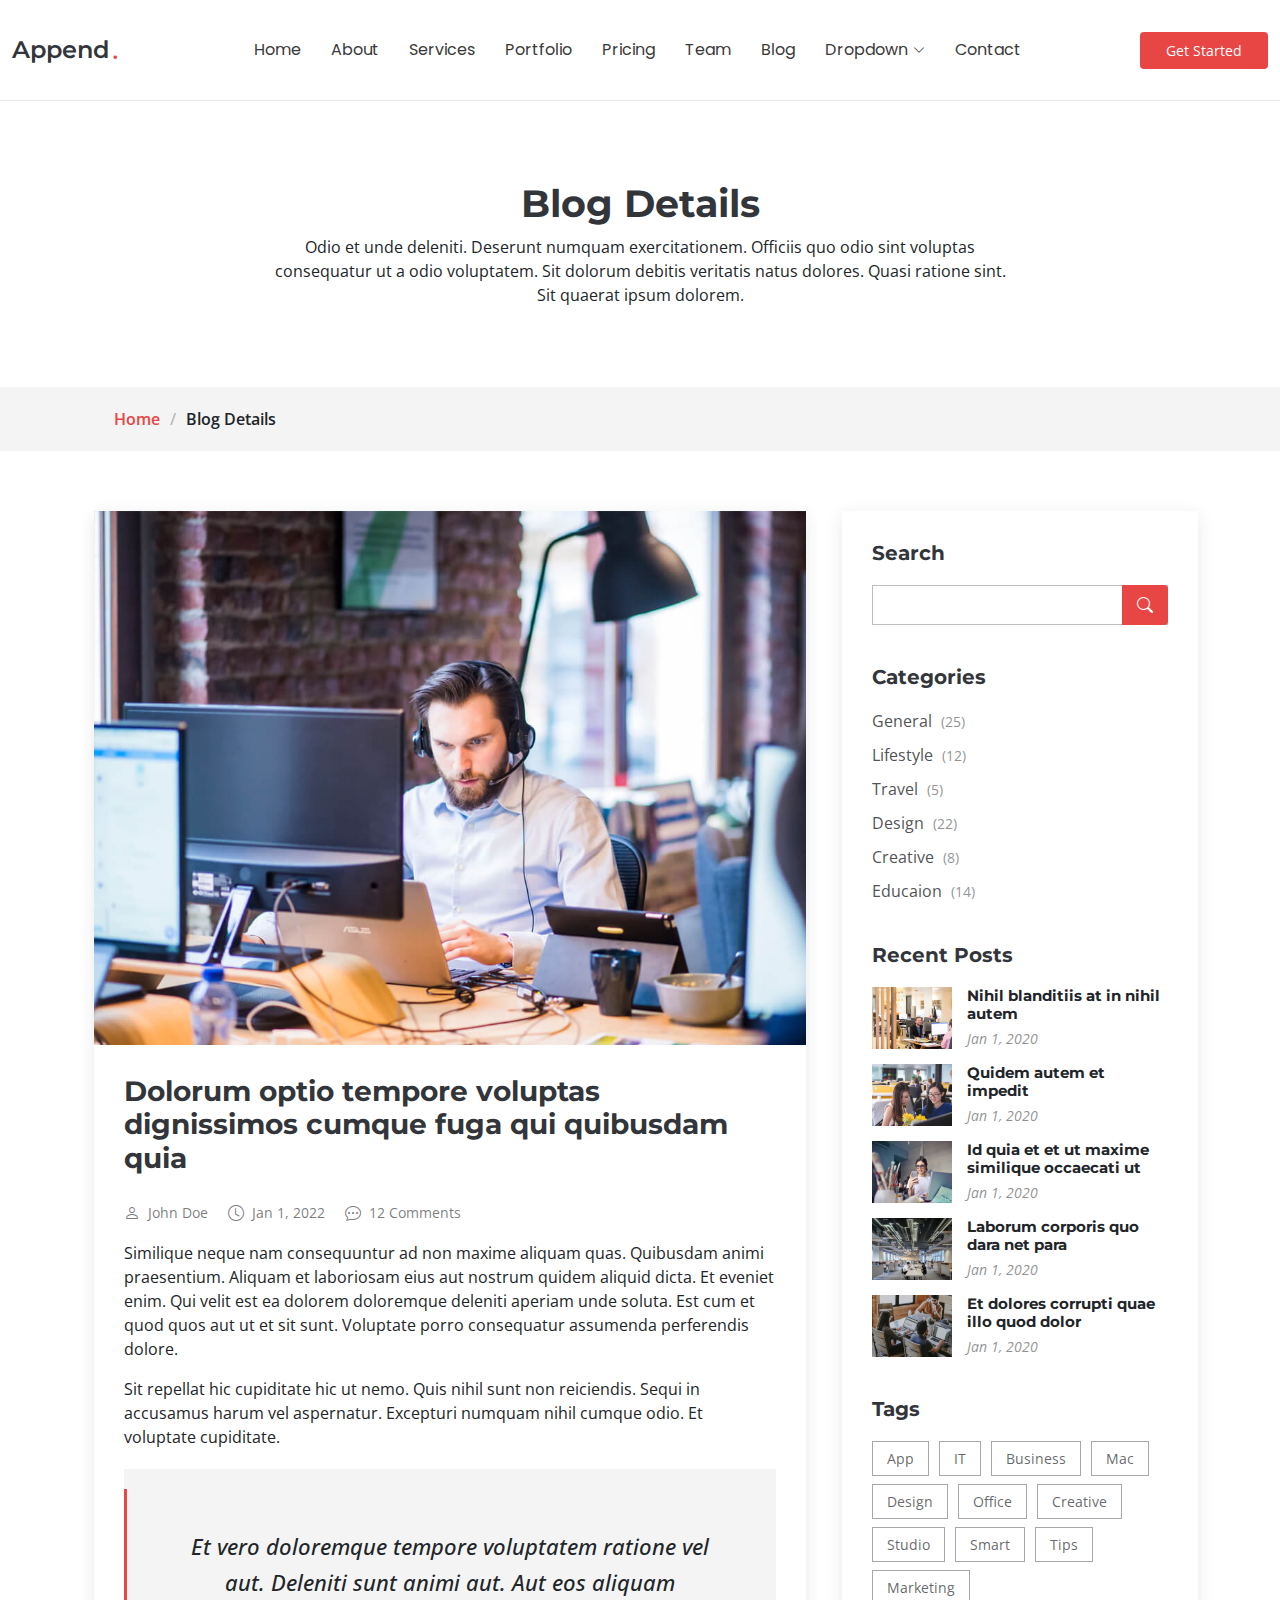
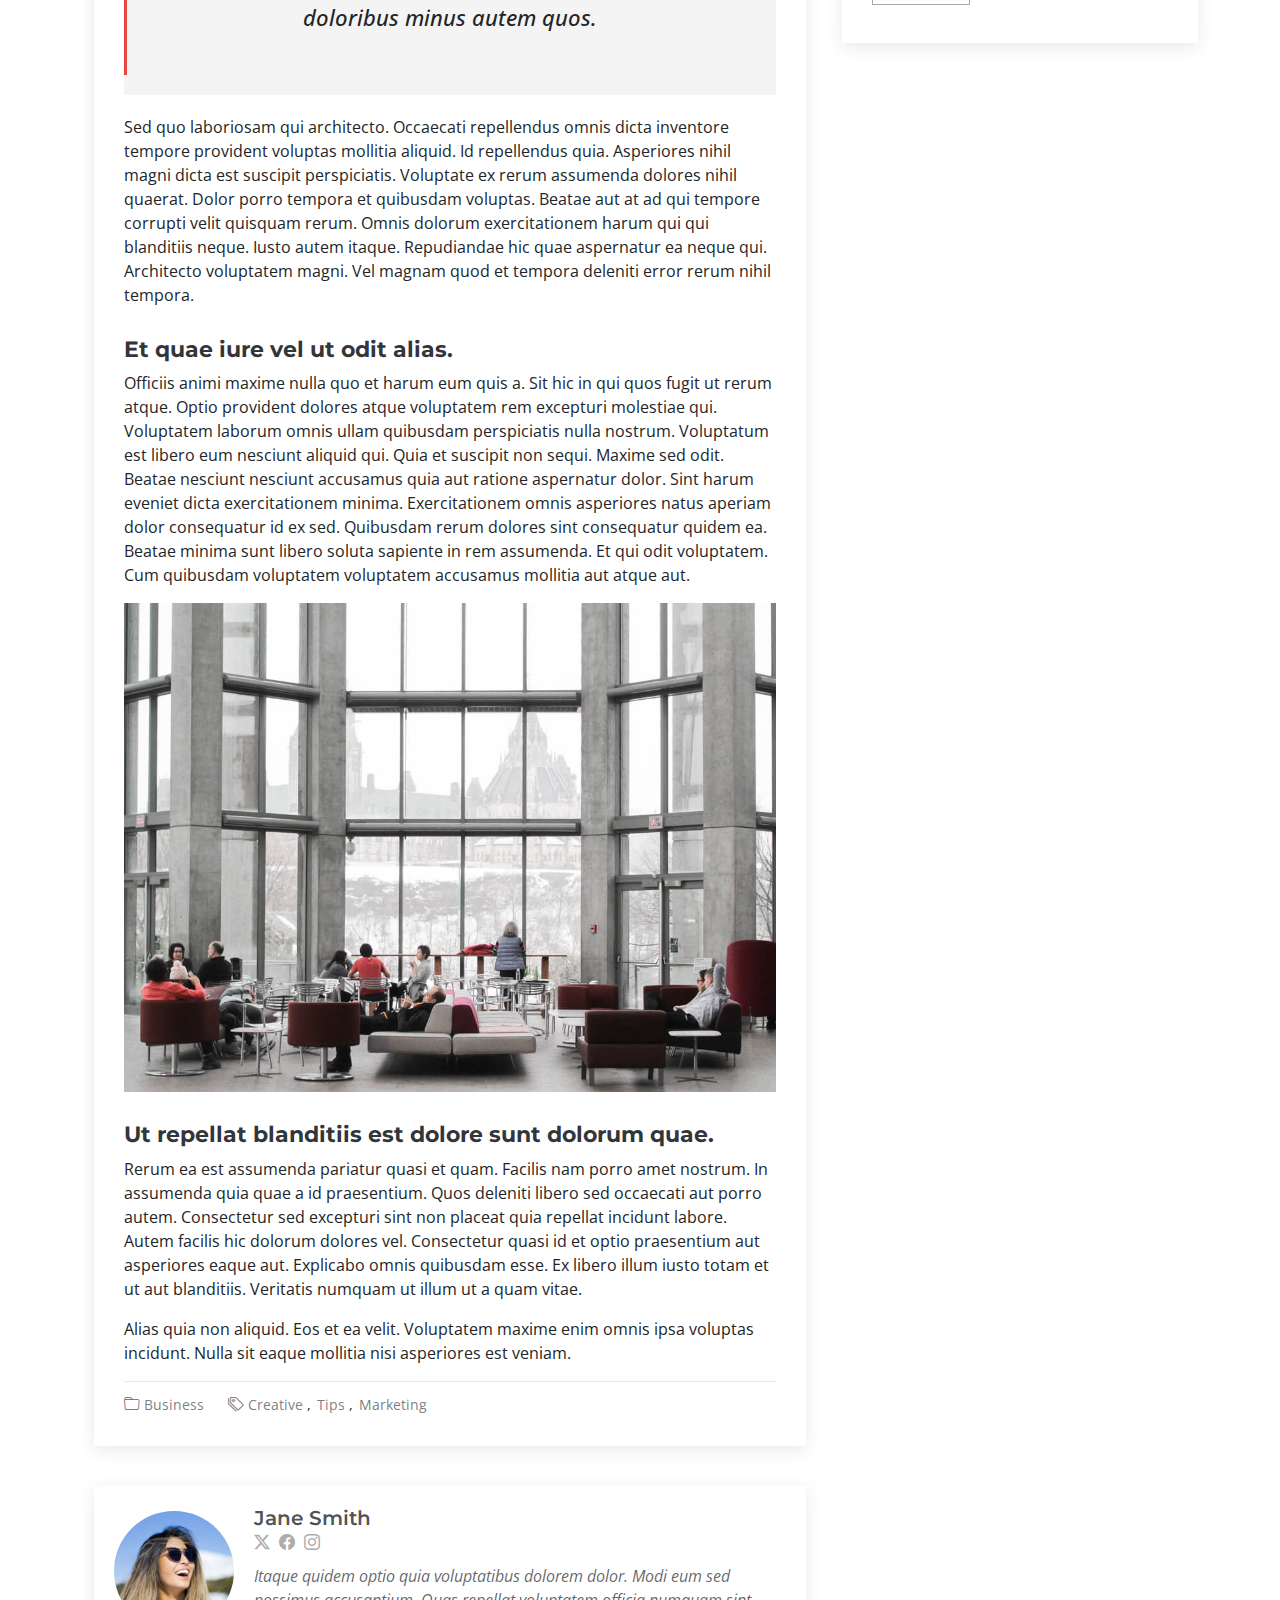
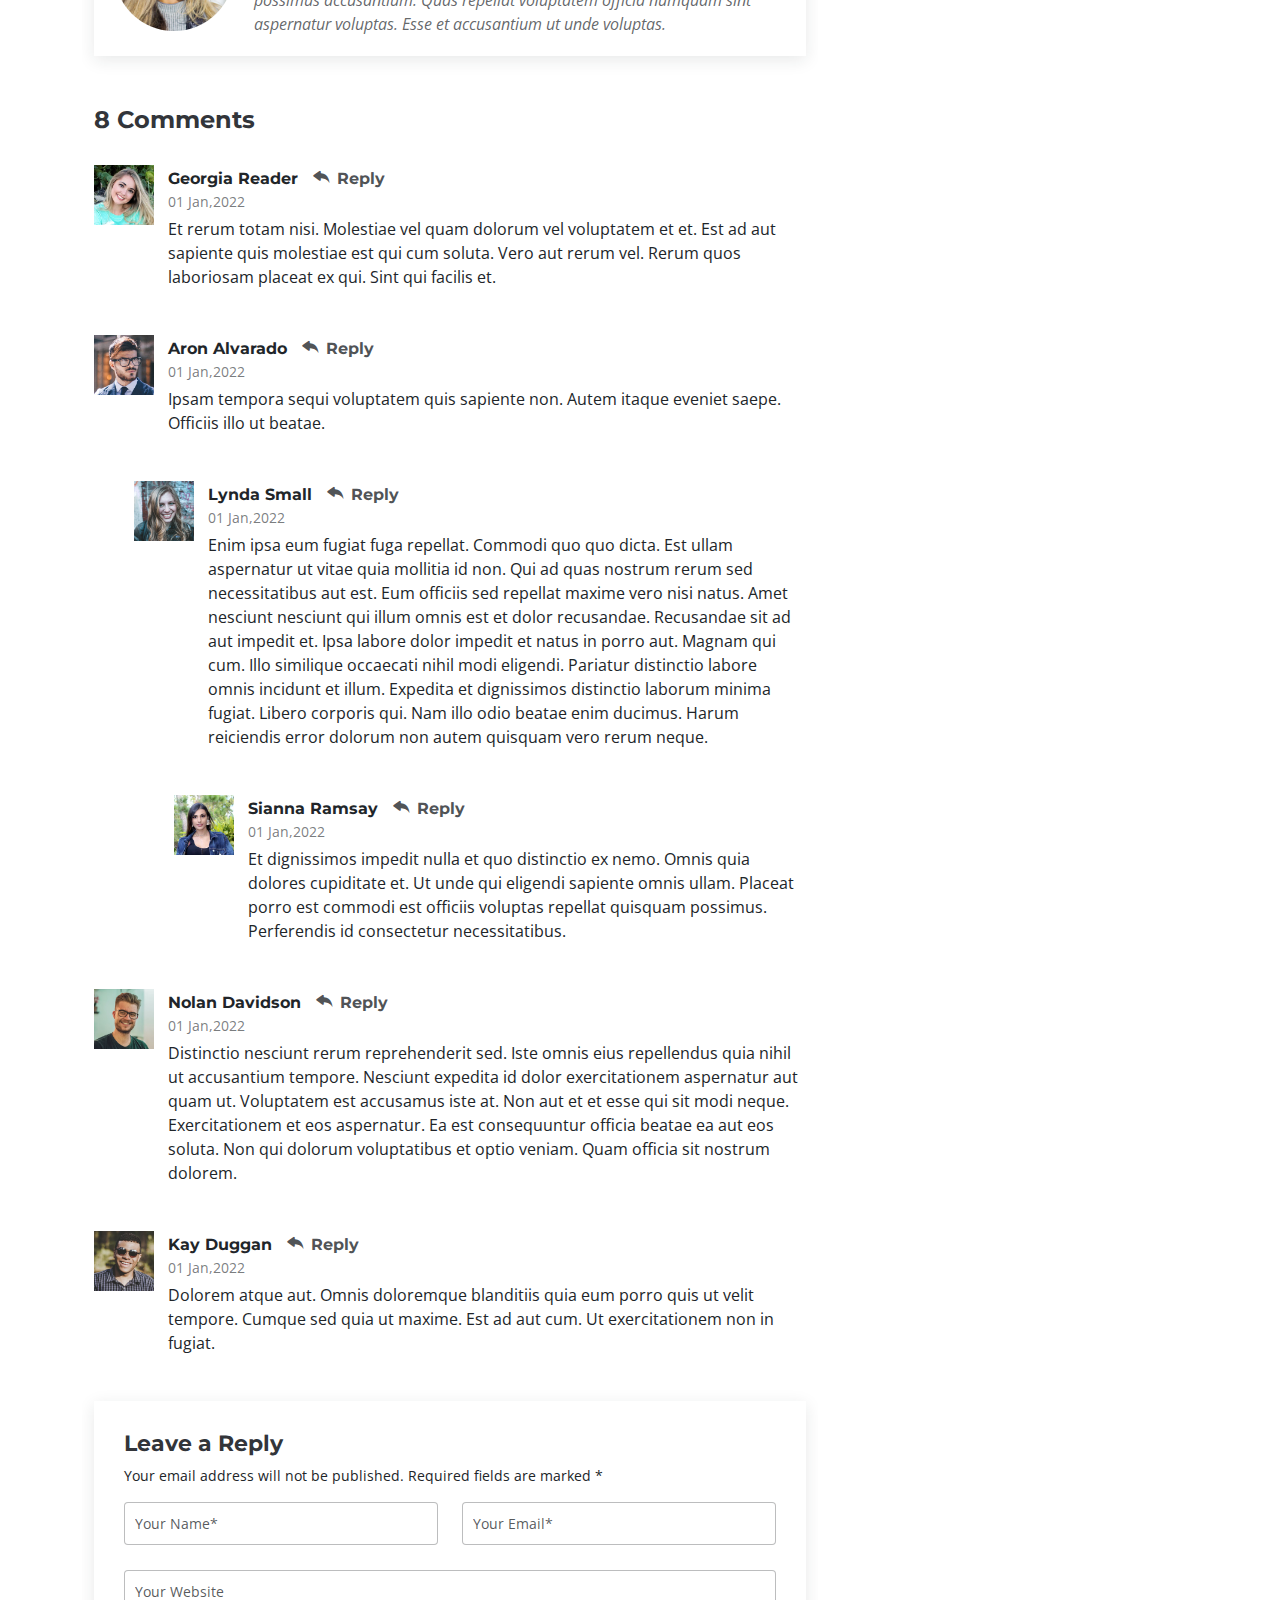
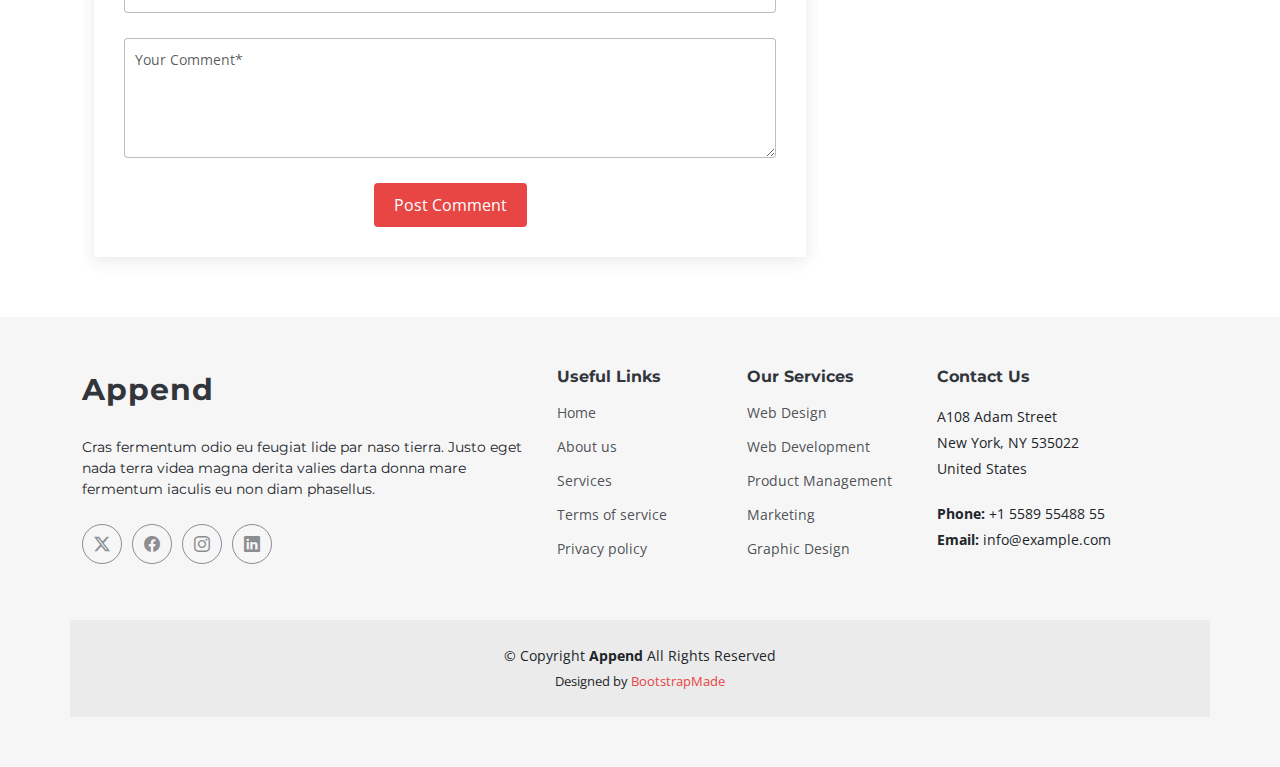
<file: blog-details.html>
<!DOCTYPE html>
<html lang="en">

<head>
  <meta charset="utf-8">
  <meta content="width=device-width, initial-scale=1.0" name="viewport">
  <title>Blog Details - Append Bootstrap Template</title>
  <meta content="" name="description">
  <meta content="" name="keywords">

  <!-- Favicons -->
  <link href="assets/img/favicon.png" rel="icon">
  <link href="assets/img/apple-touch-icon.png" rel="apple-touch-icon">

  <!-- Fonts -->
  <link href="https://fonts.googleapis.com" rel="preconnect">
  <link href="https://fonts.gstatic.com" rel="preconnect" crossorigin>
  <link href="https://fonts.googleapis.com/css2?family=Open+Sans:ital,wght@0,300;0,400;0,500;0,600;0,700;0,800;1,300;1,400;1,500;1,600;1,700;1,800&family=Montserrat:ital,wght@0,100;0,200;0,300;0,400;0,500;0,600;0,700;0,800;0,900;1,100;1,200;1,300;1,400;1,500;1,600;1,700;1,800;1,900&family=Poppins:ital,wght@0,100;0,200;0,300;0,400;0,500;0,600;0,700;0,800;0,900;1,100;1,200;1,300;1,400;1,500;1,600;1,700;1,800;1,900&display=swap" rel="stylesheet">

  <!-- Vendor CSS Files -->
  <link href="assets/vendor/bootstrap/css/bootstrap.min.css" rel="stylesheet">
  <link href="assets/vendor/bootstrap-icons/bootstrap-icons.css" rel="stylesheet">
  <link href="assets/vendor/aos/aos.css" rel="stylesheet">
  <link href="assets/vendor/glightbox/css/glightbox.min.css" rel="stylesheet">
  <link href="assets/vendor/swiper/swiper-bundle.min.css" rel="stylesheet">

  <!-- Main CSS File -->
  <link href="assets/css/main.css" rel="stylesheet">

  <!-- =======================================================
  * Template Name: Append
  * Template URL: https://bootstrapmade.com/append-bootstrap-website-template/
  * Updated: May 18 2024 with Bootstrap v5.3.3
  * Author: BootstrapMade.com
  * License: https://bootstrapmade.com/license/
  ======================================================== -->
</head>

<body class="blog-details-page">

  <header id="header" class="header d-flex align-items-center sticky-top">
    <div class="container-fluid position-relative d-flex align-items-center justify-content-between">

      <a href="index.html" class="logo d-flex align-items-center me-auto me-xl-0">
        <!-- Uncomment the line below if you also wish to use an image logo -->
        <!-- <img src="assets/img/logo.png" alt=""> -->
        <h1 class="sitename">Append</h1><span>.</span>
      </a>

      <nav id="navmenu" class="navmenu">
        <ul>
          <li><a href="index.html#hero" class="">Home</a></li>
          <li><a href="index.html#about">About</a></li>
          <li><a href="index.html#services">Services</a></li>
          <li><a href="index.html#portfolio">Portfolio</a></li>
          <li><a href="index.html#pricing">Pricing</a></li>
          <li><a href="index.html#team">Team</a></li>
          <li><a href="blog.html">Blog</a></li>
          <li class="dropdown"><a href="#"><span>Dropdown</span> <i class="bi bi-chevron-down toggle-dropdown"></i></a>
            <ul>
              <li><a href="#">Dropdown 1</a></li>
              <li class="dropdown"><a href="#"><span>Deep Dropdown</span> <i class="bi bi-chevron-down toggle-dropdown"></i></a>
                <ul>
                  <li><a href="#">Deep Dropdown 1</a></li>
                  <li><a href="#">Deep Dropdown 2</a></li>
                  <li><a href="#">Deep Dropdown 3</a></li>
                  <li><a href="#">Deep Dropdown 4</a></li>
                  <li><a href="#">Deep Dropdown 5</a></li>
                </ul>
              </li>
              <li><a href="#">Dropdown 2</a></li>
              <li><a href="#">Dropdown 3</a></li>
              <li><a href="#">Dropdown 4</a></li>
            </ul>
          </li>
          <li><a href="index.html#contact">Contact</a></li>
        </ul>
        <i class="mobile-nav-toggle d-xl-none bi bi-list"></i>
      </nav>

      <a class="btn-getstarted" href="index.html#about">Get Started</a>

    </div>
  </header>

  <main class="main">

    <!-- Page Title -->
    <div class="page-title" data-aos="fade">
      <div class="heading">
        <div class="container">
          <div class="row d-flex justify-content-center text-center">
            <div class="col-lg-8">
              <h1>Blog Details</h1>
              <p class="mb-0">Odio et unde deleniti. Deserunt numquam exercitationem. Officiis quo odio sint voluptas consequatur ut a odio voluptatem. Sit dolorum debitis veritatis natus dolores. Quasi ratione sint. Sit quaerat ipsum dolorem.</p>
            </div>
          </div>
        </div>
      </div>
      <nav class="breadcrumbs">
        <div class="container">
          <ol>
            <li><a href="index.html">Home</a></li>
            <li class="current">Blog Details</li>
          </ol>
        </div>
      </nav>
    </div><!-- End Page Title -->

    <div class="container">
      <div class="row">

        <div class="col-lg-8">

          <!-- Blog Details Section -->
          <div id="blog-details" class="blog-details section">
            <div class="container">

              <article class="article">

                <div class="post-img">
                  <img src="assets/img/blog/blog-1.jpg" alt="" class="img-fluid">
                </div>

                <h2 class="title">Dolorum optio tempore voluptas dignissimos cumque fuga qui quibusdam quia</h2>

                <div class="meta-top">
                  <ul>
                    <li class="d-flex align-items-center"><i class="bi bi-person"></i> <a href="blog-details.html">John Doe</a></li>
                    <li class="d-flex align-items-center"><i class="bi bi-clock"></i> <a href="blog-details.html"><time datetime="2020-01-01">Jan 1, 2022</time></a></li>
                    <li class="d-flex align-items-center"><i class="bi bi-chat-dots"></i> <a href="blog-details.html">12 Comments</a></li>
                  </ul>
                </div><!-- End meta top -->

                <div class="content">
                  <p>
                    Similique neque nam consequuntur ad non maxime aliquam quas. Quibusdam animi praesentium. Aliquam et laboriosam eius aut nostrum quidem aliquid dicta.
                    Et eveniet enim. Qui velit est ea dolorem doloremque deleniti aperiam unde soluta. Est cum et quod quos aut ut et sit sunt. Voluptate porro consequatur assumenda perferendis dolore.
                  </p>

                  <p>
                    Sit repellat hic cupiditate hic ut nemo. Quis nihil sunt non reiciendis. Sequi in accusamus harum vel aspernatur. Excepturi numquam nihil cumque odio. Et voluptate cupiditate.
                  </p>

                  <blockquote>
                    <p>
                      Et vero doloremque tempore voluptatem ratione vel aut. Deleniti sunt animi aut. Aut eos aliquam doloribus minus autem quos.
                    </p>
                  </blockquote>

                  <p>
                    Sed quo laboriosam qui architecto. Occaecati repellendus omnis dicta inventore tempore provident voluptas mollitia aliquid. Id repellendus quia. Asperiores nihil magni dicta est suscipit perspiciatis. Voluptate ex rerum assumenda dolores nihil quaerat.
                    Dolor porro tempora et quibusdam voluptas. Beatae aut at ad qui tempore corrupti velit quisquam rerum. Omnis dolorum exercitationem harum qui qui blanditiis neque.
                    Iusto autem itaque. Repudiandae hic quae aspernatur ea neque qui. Architecto voluptatem magni. Vel magnam quod et tempora deleniti error rerum nihil tempora.
                  </p>

                  <h3>Et quae iure vel ut odit alias.</h3>
                  <p>
                    Officiis animi maxime nulla quo et harum eum quis a. Sit hic in qui quos fugit ut rerum atque. Optio provident dolores atque voluptatem rem excepturi molestiae qui. Voluptatem laborum omnis ullam quibusdam perspiciatis nulla nostrum. Voluptatum est libero eum nesciunt aliquid qui.
                    Quia et suscipit non sequi. Maxime sed odit. Beatae nesciunt nesciunt accusamus quia aut ratione aspernatur dolor. Sint harum eveniet dicta exercitationem minima. Exercitationem omnis asperiores natus aperiam dolor consequatur id ex sed. Quibusdam rerum dolores sint consequatur quidem ea.
                    Beatae minima sunt libero soluta sapiente in rem assumenda. Et qui odit voluptatem. Cum quibusdam voluptatem voluptatem accusamus mollitia aut atque aut.
                  </p>
                  <img src="assets/img/blog/blog-inside-post.jpg" class="img-fluid" alt="">

                  <h3>Ut repellat blanditiis est dolore sunt dolorum quae.</h3>
                  <p>
                    Rerum ea est assumenda pariatur quasi et quam. Facilis nam porro amet nostrum. In assumenda quia quae a id praesentium. Quos deleniti libero sed occaecati aut porro autem. Consectetur sed excepturi sint non placeat quia repellat incidunt labore. Autem facilis hic dolorum dolores vel.
                    Consectetur quasi id et optio praesentium aut asperiores eaque aut. Explicabo omnis quibusdam esse. Ex libero illum iusto totam et ut aut blanditiis. Veritatis numquam ut illum ut a quam vitae.
                  </p>
                  <p>
                    Alias quia non aliquid. Eos et ea velit. Voluptatem maxime enim omnis ipsa voluptas incidunt. Nulla sit eaque mollitia nisi asperiores est veniam.
                  </p>

                </div><!-- End post content -->

                <div class="meta-bottom">
                  <i class="bi bi-folder"></i>
                  <ul class="cats">
                    <li><a href="#">Business</a></li>
                  </ul>

                  <i class="bi bi-tags"></i>
                  <ul class="tags">
                    <li><a href="#">Creative</a></li>
                    <li><a href="#">Tips</a></li>
                    <li><a href="#">Marketing</a></li>
                  </ul>
                </div><!-- End meta bottom -->

              </article>

            </div>
          </div><!-- /Blog Details Section -->

          <!-- Blog Author Section -->
          <section id="blog-author" class="blog-author section">

            <div class="container">
              <div class="author-container d-flex align-items-center">
                <img src="assets/img/blog/blog-author.jpg" class="rounded-circle flex-shrink-0" alt="">
                <div>
                  <h4>Jane Smith</h4>
                  <div class="social-links">
                    <a href="https://twitters.com/#"><i class="bi bi-twitter-x"></i></a>
                    <a href="https://facebook.com/#"><i class="bi bi-facebook"></i></a>
                    <a href="https://instagram.com/#"><i class="biu bi-instagram"></i></a>
                  </div>
                  <p>
                    Itaque quidem optio quia voluptatibus dolorem dolor. Modi eum sed possimus accusantium. Quas repellat voluptatem officia numquam sint aspernatur voluptas. Esse et accusantium ut unde voluptas.
                  </p>
                </div>
              </div>
            </div>

          </section><!-- /Blog Author Section -->

          <!-- Blog Comments Section -->
          <section id="blog-comments" class="blog-comments section">

            <div class="container">

              <h4 class="comments-count">8 Comments</h4>

              <div id="comment-1" class="comment">
                <div class="d-flex">
                  <div class="comment-img"><img src="assets/img/blog/comments-1.jpg" alt=""></div>
                  <div>
                    <h5><a href="">Georgia Reader</a> <a href="#" class="reply"><i class="bi bi-reply-fill"></i> Reply</a></h5>
                    <time datetime="2020-01-01">01 Jan,2022</time>
                    <p>
                      Et rerum totam nisi. Molestiae vel quam dolorum vel voluptatem et et. Est ad aut sapiente quis molestiae est qui cum soluta.
                      Vero aut rerum vel. Rerum quos laboriosam placeat ex qui. Sint qui facilis et.
                    </p>
                  </div>
                </div>
              </div><!-- End comment #1 -->

              <div id="comment-2" class="comment">
                <div class="d-flex">
                  <div class="comment-img"><img src="assets/img/blog/comments-2.jpg" alt=""></div>
                  <div>
                    <h5><a href="">Aron Alvarado</a> <a href="#" class="reply"><i class="bi bi-reply-fill"></i> Reply</a></h5>
                    <time datetime="2020-01-01">01 Jan,2022</time>
                    <p>
                      Ipsam tempora sequi voluptatem quis sapiente non. Autem itaque eveniet saepe. Officiis illo ut beatae.
                    </p>
                  </div>
                </div>

                <div id="comment-reply-1" class="comment comment-reply">
                  <div class="d-flex">
                    <div class="comment-img"><img src="assets/img/blog/comments-3.jpg" alt=""></div>
                    <div>
                      <h5><a href="">Lynda Small</a> <a href="#" class="reply"><i class="bi bi-reply-fill"></i> Reply</a></h5>
                      <time datetime="2020-01-01">01 Jan,2022</time>
                      <p>
                        Enim ipsa eum fugiat fuga repellat. Commodi quo quo dicta. Est ullam aspernatur ut vitae quia mollitia id non. Qui ad quas nostrum rerum sed necessitatibus aut est. Eum officiis sed repellat maxime vero nisi natus. Amet nesciunt nesciunt qui illum omnis est et dolor recusandae.

                        Recusandae sit ad aut impedit et. Ipsa labore dolor impedit et natus in porro aut. Magnam qui cum. Illo similique occaecati nihil modi eligendi. Pariatur distinctio labore omnis incidunt et illum. Expedita et dignissimos distinctio laborum minima fugiat.

                        Libero corporis qui. Nam illo odio beatae enim ducimus. Harum reiciendis error dolorum non autem quisquam vero rerum neque.
                      </p>
                    </div>
                  </div>

                  <div id="comment-reply-2" class="comment comment-reply">
                    <div class="d-flex">
                      <div class="comment-img"><img src="assets/img/blog/comments-4.jpg" alt=""></div>
                      <div>
                        <h5><a href="">Sianna Ramsay</a> <a href="#" class="reply"><i class="bi bi-reply-fill"></i> Reply</a></h5>
                        <time datetime="2020-01-01">01 Jan,2022</time>
                        <p>
                          Et dignissimos impedit nulla et quo distinctio ex nemo. Omnis quia dolores cupiditate et. Ut unde qui eligendi sapiente omnis ullam. Placeat porro est commodi est officiis voluptas repellat quisquam possimus. Perferendis id consectetur necessitatibus.
                        </p>
                      </div>
                    </div>

                  </div><!-- End comment reply #2-->

                </div><!-- End comment reply #1-->

              </div><!-- End comment #2-->

              <div id="comment-3" class="comment">
                <div class="d-flex">
                  <div class="comment-img"><img src="assets/img/blog/comments-5.jpg" alt=""></div>
                  <div>
                    <h5><a href="">Nolan Davidson</a> <a href="#" class="reply"><i class="bi bi-reply-fill"></i> Reply</a></h5>
                    <time datetime="2020-01-01">01 Jan,2022</time>
                    <p>
                      Distinctio nesciunt rerum reprehenderit sed. Iste omnis eius repellendus quia nihil ut accusantium tempore. Nesciunt expedita id dolor exercitationem aspernatur aut quam ut. Voluptatem est accusamus iste at.
                      Non aut et et esse qui sit modi neque. Exercitationem et eos aspernatur. Ea est consequuntur officia beatae ea aut eos soluta. Non qui dolorum voluptatibus et optio veniam. Quam officia sit nostrum dolorem.
                    </p>
                  </div>
                </div>

              </div><!-- End comment #3 -->

              <div id="comment-4" class="comment">
                <div class="d-flex">
                  <div class="comment-img"><img src="assets/img/blog/comments-6.jpg" alt=""></div>
                  <div>
                    <h5><a href="">Kay Duggan</a> <a href="#" class="reply"><i class="bi bi-reply-fill"></i> Reply</a></h5>
                    <time datetime="2020-01-01">01 Jan,2022</time>
                    <p>
                      Dolorem atque aut. Omnis doloremque blanditiis quia eum porro quis ut velit tempore. Cumque sed quia ut maxime. Est ad aut cum. Ut exercitationem non in fugiat.
                    </p>
                  </div>
                </div>

              </div><!-- End comment #4 -->

              <div class="reply-form">

                <h4>Leave a Reply</h4>
                <p>Your email address will not be published. Required fields are marked * </p>
                <form action="">
                  <div class="row">
                    <div class="col-md-6 form-group">
                      <input name="name" type="text" class="form-control" placeholder="Your Name*">
                    </div>
                    <div class="col-md-6 form-group">
                      <input name="email" type="text" class="form-control" placeholder="Your Email*">
                    </div>
                  </div>
                  <div class="row">
                    <div class="col form-group">
                      <input name="website" type="text" class="form-control" placeholder="Your Website">
                    </div>
                  </div>
                  <div class="row">
                    <div class="col form-group">
                      <textarea name="comment" class="form-control" placeholder="Your Comment*"></textarea>
                    </div>
                  </div>

                  <div class="text-center">
                    <button type="submit" class="btn btn-primary">Post Comment</button>
                  </div>

                </form>

              </div>

            </div>

          </section><!-- /Blog Comments Section -->

        </div>

        <div class="col-lg-4 sidebar">

          <div class="widgets-container">

            <!-- Search Widget -->
            <div class="search-widget widget-item">

              <h3 class="widget-title">Search</h3>
              <form action="">
                <input type="text">
                <button type="submit"><i class="bi bi-search"></i></button>
              </form>

            </div><!--/Search Widget -->

            <!-- Categories Widget -->
            <div class="categories-widget widget-item">

              <h3 class="widget-title">Categories</h3>
              <ul class="mt-3">
                <li><a href="#">General <span>(25)</span></a></li>
                <li><a href="#">Lifestyle <span>(12)</span></a></li>
                <li><a href="#">Travel <span>(5)</span></a></li>
                <li><a href="#">Design <span>(22)</span></a></li>
                <li><a href="#">Creative <span>(8)</span></a></li>
                <li><a href="#">Educaion <span>(14)</span></a></li>
              </ul>

            </div><!--/Categories Widget -->

            <!-- Recent Posts Widget -->
            <div class="recent-posts-widget widget-item">

              <h3 class="widget-title">Recent Posts</h3>

              <div class="post-item">
                <img src="assets/img/blog/blog-recent-1.jpg" alt="" class="flex-shrink-0">
                <div>
                  <h4><a href="blog-details.html">Nihil blanditiis at in nihil autem</a></h4>
                  <time datetime="2020-01-01">Jan 1, 2020</time>
                </div>
              </div><!-- End recent post item-->

              <div class="post-item">
                <img src="assets/img/blog/blog-recent-2.jpg" alt="" class="flex-shrink-0">
                <div>
                  <h4><a href="blog-details.html">Quidem autem et impedit</a></h4>
                  <time datetime="2020-01-01">Jan 1, 2020</time>
                </div>
              </div><!-- End recent post item-->

              <div class="post-item">
                <img src="assets/img/blog/blog-recent-3.jpg" alt="" class="flex-shrink-0">
                <div>
                  <h4><a href="blog-details.html">Id quia et et ut maxime similique occaecati ut</a></h4>
                  <time datetime="2020-01-01">Jan 1, 2020</time>
                </div>
              </div><!-- End recent post item-->

              <div class="post-item">
                <img src="assets/img/blog/blog-recent-4.jpg" alt="" class="flex-shrink-0">
                <div>
                  <h4><a href="blog-details.html">Laborum corporis quo dara net para</a></h4>
                  <time datetime="2020-01-01">Jan 1, 2020</time>
                </div>
              </div><!-- End recent post item-->

              <div class="post-item">
                <img src="assets/img/blog/blog-recent-5.jpg" alt="" class="flex-shrink-0">
                <div>
                  <h4><a href="blog-details.html">Et dolores corrupti quae illo quod dolor</a></h4>
                  <time datetime="2020-01-01">Jan 1, 2020</time>
                </div>
              </div><!-- End recent post item-->

            </div><!--/Recent Posts Widget -->

            <!-- Tags Widget -->
            <div class="tags-widget widget-item">

              <h3 class="widget-title">Tags</h3>
              <ul>
                <li><a href="#">App</a></li>
                <li><a href="#">IT</a></li>
                <li><a href="#">Business</a></li>
                <li><a href="#">Mac</a></li>
                <li><a href="#">Design</a></li>
                <li><a href="#">Office</a></li>
                <li><a href="#">Creative</a></li>
                <li><a href="#">Studio</a></li>
                <li><a href="#">Smart</a></li>
                <li><a href="#">Tips</a></li>
                <li><a href="#">Marketing</a></li>
              </ul>

            </div><!--/Tags Widget -->

          </div>

        </div>

      </div>
    </div>

  </main>

  <footer id="footer" class="footer position-relative">

    <div class="container footer-top">
      <div class="row gy-4">
        <div class="col-lg-5 col-md-12 footer-about">
          <a href="index.html" class="logo d-flex align-items-center">
            <span class="sitename">Append</span>
          </a>
          <p>Cras fermentum odio eu feugiat lide par naso tierra. Justo eget nada terra videa magna derita valies darta donna mare fermentum iaculis eu non diam phasellus.</p>
          <div class="social-links d-flex mt-4">
            <a href=""><i class="bi bi-twitter-x"></i></a>
            <a href=""><i class="bi bi-facebook"></i></a>
            <a href=""><i class="bi bi-instagram"></i></a>
            <a href=""><i class="bi bi-linkedin"></i></a>
          </div>
        </div>

        <div class="col-lg-2 col-6 footer-links">
          <h4>Useful Links</h4>
          <ul>
            <li><a href="#">Home</a></li>
            <li><a href="#">About us</a></li>
            <li><a href="#">Services</a></li>
            <li><a href="#">Terms of service</a></li>
            <li><a href="#">Privacy policy</a></li>
          </ul>
        </div>

        <div class="col-lg-2 col-6 footer-links">
          <h4>Our Services</h4>
          <ul>
            <li><a href="#">Web Design</a></li>
            <li><a href="#">Web Development</a></li>
            <li><a href="#">Product Management</a></li>
            <li><a href="#">Marketing</a></li>
            <li><a href="#">Graphic Design</a></li>
          </ul>
        </div>

        <div class="col-lg-3 col-md-12 footer-contact text-center text-md-start">
          <h4>Contact Us</h4>
          <p>A108 Adam Street</p>
          <p>New York, NY 535022</p>
          <p>United States</p>
          <p class="mt-4"><strong>Phone:</strong> <span>+1 5589 55488 55</span></p>
          <p><strong>Email:</strong> <span>info@example.com</span></p>
        </div>

      </div>
    </div>

    <div class="container copyright text-center mt-4">
      <p>© <span>Copyright</span> <strong class="sitename">Append</strong> <span>All Rights Reserved</span></p>
      <div class="credits">
        <!-- All the links in the footer should remain intact. -->
        <!-- You can delete the links only if you've purchased the pro version. -->
        <!-- Licensing information: https://bootstrapmade.com/license/ -->
        <!-- Purchase the pro version with working PHP/AJAX contact form: [buy-url] -->
        Designed by <a href="https://bootstrapmade.com/">BootstrapMade</a>
      </div>
    </div>

  </footer>

  <!-- Scroll Top -->
  <a href="#" id="scroll-top" class="scroll-top d-flex align-items-center justify-content-center"><i class="bi bi-arrow-up-short"></i></a>

  <!-- Preloader -->
  <div id="preloader"></div>

  <!-- Vendor JS Files -->
  <script src="assets/vendor/bootstrap/js/bootstrap.bundle.min.js"></script>
  <script src="assets/vendor/php-email-form/validate.js"></script>
  <script src="assets/vendor/aos/aos.js"></script>
  <script src="assets/vendor/glightbox/js/glightbox.min.js"></script>
  <script src="assets/vendor/purecounter/purecounter_vanilla.js"></script>
  <script src="assets/vendor/imagesloaded/imagesloaded.pkgd.min.js"></script>
  <script src="assets/vendor/isotope-layout/isotope.pkgd.min.js"></script>
  <script src="assets/vendor/swiper/swiper-bundle.min.js"></script>

  <!-- Main JS File -->
  <script src="assets/js/main.js"></script>

</body>

</html>
</file>
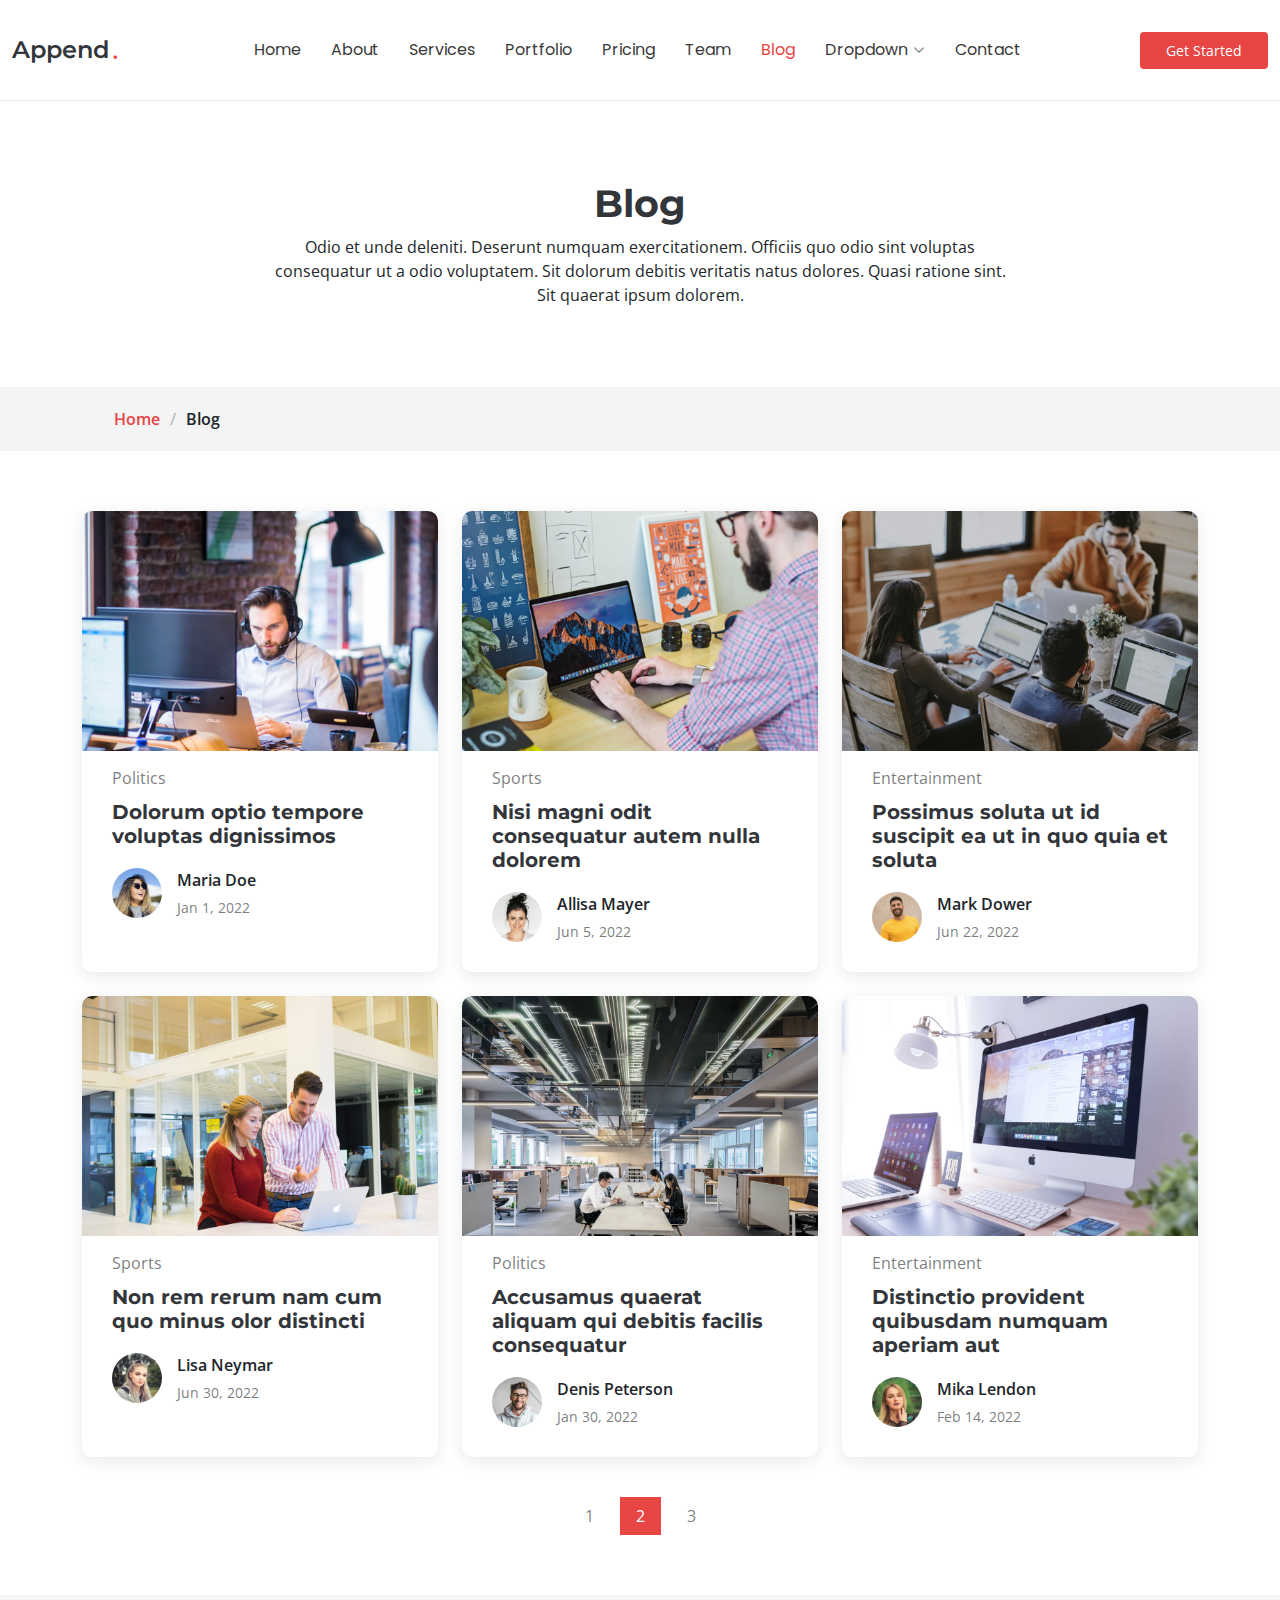
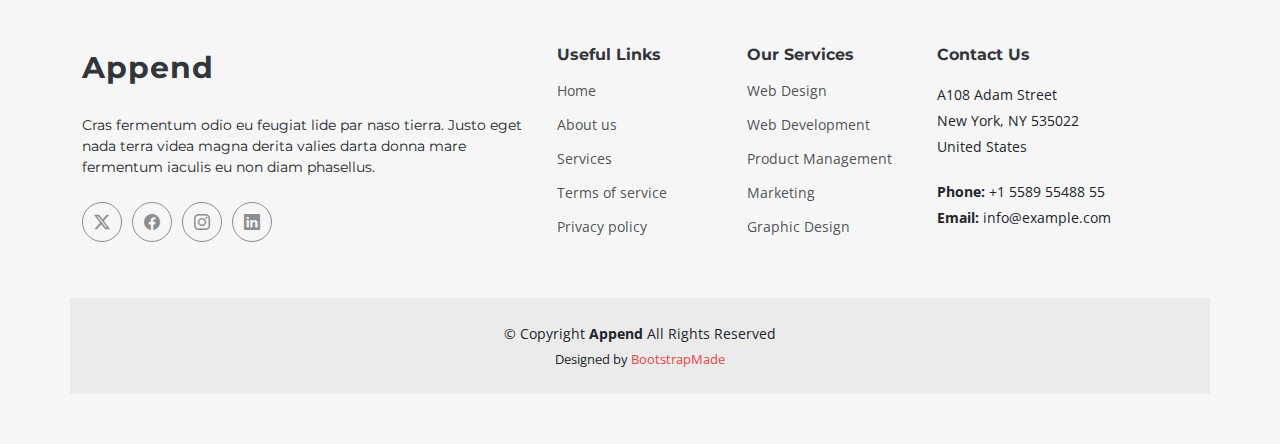
<file: blog.html>
<!DOCTYPE html>
<html lang="en">

<head>
  <meta charset="utf-8">
  <meta content="width=device-width, initial-scale=1.0" name="viewport">
  <title>Blog - Append Bootstrap Template</title>
  <meta content="" name="description">
  <meta content="" name="keywords">

  <!-- Favicons -->
  <link href="assets/img/favicon.png" rel="icon">
  <link href="assets/img/apple-touch-icon.png" rel="apple-touch-icon">

  <!-- Fonts -->
  <link href="https://fonts.googleapis.com" rel="preconnect">
  <link href="https://fonts.gstatic.com" rel="preconnect" crossorigin>
  <link href="https://fonts.googleapis.com/css2?family=Open+Sans:ital,wght@0,300;0,400;0,500;0,600;0,700;0,800;1,300;1,400;1,500;1,600;1,700;1,800&family=Montserrat:ital,wght@0,100;0,200;0,300;0,400;0,500;0,600;0,700;0,800;0,900;1,100;1,200;1,300;1,400;1,500;1,600;1,700;1,800;1,900&family=Poppins:ital,wght@0,100;0,200;0,300;0,400;0,500;0,600;0,700;0,800;0,900;1,100;1,200;1,300;1,400;1,500;1,600;1,700;1,800;1,900&display=swap" rel="stylesheet">

  <!-- Vendor CSS Files -->
  <link href="assets/vendor/bootstrap/css/bootstrap.min.css" rel="stylesheet">
  <link href="assets/vendor/bootstrap-icons/bootstrap-icons.css" rel="stylesheet">
  <link href="assets/vendor/aos/aos.css" rel="stylesheet">
  <link href="assets/vendor/glightbox/css/glightbox.min.css" rel="stylesheet">
  <link href="assets/vendor/swiper/swiper-bundle.min.css" rel="stylesheet">

  <!-- Main CSS File -->
  <link href="assets/css/main.css" rel="stylesheet">

  <!-- =======================================================
  * Template Name: Append
  * Template URL: https://bootstrapmade.com/append-bootstrap-website-template/
  * Updated: May 18 2024 with Bootstrap v5.3.3
  * Author: BootstrapMade.com
  * License: https://bootstrapmade.com/license/
  ======================================================== -->
</head>

<body class="blog-page">

  <header id="header" class="header d-flex align-items-center sticky-top">
    <div class="container-fluid position-relative d-flex align-items-center justify-content-between">

      <a href="index.html" class="logo d-flex align-items-center me-auto me-xl-0">
        <!-- Uncomment the line below if you also wish to use an image logo -->
        <!-- <img src="assets/img/logo.png" alt=""> -->
        <h1 class="sitename">Append</h1><span>.</span>
      </a>

      <nav id="navmenu" class="navmenu">
        <ul>
          <li><a href="index.html#hero" class="">Home</a></li>
          <li><a href="index.html#about">About</a></li>
          <li><a href="index.html#services">Services</a></li>
          <li><a href="index.html#portfolio">Portfolio</a></li>
          <li><a href="index.html#pricing">Pricing</a></li>
          <li><a href="index.html#team">Team</a></li>
          <li><a href="blog.html" class="active">Blog</a></li>
          <li class="dropdown"><a href="#"><span>Dropdown</span> <i class="bi bi-chevron-down toggle-dropdown"></i></a>
            <ul>
              <li><a href="#">Dropdown 1</a></li>
              <li class="dropdown"><a href="#"><span>Deep Dropdown</span> <i class="bi bi-chevron-down toggle-dropdown"></i></a>
                <ul>
                  <li><a href="#">Deep Dropdown 1</a></li>
                  <li><a href="#">Deep Dropdown 2</a></li>
                  <li><a href="#">Deep Dropdown 3</a></li>
                  <li><a href="#">Deep Dropdown 4</a></li>
                  <li><a href="#">Deep Dropdown 5</a></li>
                </ul>
              </li>
              <li><a href="#">Dropdown 2</a></li>
              <li><a href="#">Dropdown 3</a></li>
              <li><a href="#">Dropdown 4</a></li>
            </ul>
          </li>
          <li><a href="index.html#contact">Contact</a></li>
        </ul>
        <i class="mobile-nav-toggle d-xl-none bi bi-list"></i>
      </nav>

      <a class="btn-getstarted" href="index.html#about">Get Started</a>

    </div>
  </header>

  <main class="main">

    <!-- Page Title -->
    <div class="page-title" data-aos="fade">
      <div class="heading">
        <div class="container">
          <div class="row d-flex justify-content-center text-center">
            <div class="col-lg-8">
              <h1>Blog</h1>
              <p class="mb-0">Odio et unde deleniti. Deserunt numquam exercitationem. Officiis quo odio sint voluptas consequatur ut a odio voluptatem. Sit dolorum debitis veritatis natus dolores. Quasi ratione sint. Sit quaerat ipsum dolorem.</p>
            </div>
          </div>
        </div>
      </div>
      <nav class="breadcrumbs">
        <div class="container">
          <ol>
            <li><a href="index.html">Home</a></li>
            <li class="current">Blog</li>
          </ol>
        </div>
      </nav>
    </div><!-- End Page Title -->

    <!-- Blog Posts Section -->
    <section id="blog-posts" class="blog-posts section">

      <div class="container">
        <div class="row gy-4">

          <div class="col-lg-4">
            <article>

              <div class="post-img">
                <img src="assets/img/blog/blog-1.jpg" alt="" class="img-fluid">
              </div>

              <p class="post-category">Politics</p>

              <h2 class="title">
                <a href="blog-details.html">Dolorum optio tempore voluptas dignissimos</a>
              </h2>

              <div class="d-flex align-items-center">
                <img src="assets/img/blog/blog-author.jpg" alt="" class="img-fluid post-author-img flex-shrink-0">
                <div class="post-meta">
                  <p class="post-author">Maria Doe</p>
                  <p class="post-date">
                    <time datetime="2022-01-01">Jan 1, 2022</time>
                  </p>
                </div>
              </div>

            </article>
          </div><!-- End post list item -->

          <div class="col-lg-4">
            <article>

              <div class="post-img">
                <img src="assets/img/blog/blog-2.jpg" alt="" class="img-fluid">
              </div>

              <p class="post-category">Sports</p>

              <h2 class="title">
                <a href="blog-details.html">Nisi magni odit consequatur autem nulla dolorem</a>
              </h2>

              <div class="d-flex align-items-center">
                <img src="assets/img/blog/blog-author-2.jpg" alt="" class="img-fluid post-author-img flex-shrink-0">
                <div class="post-meta">
                  <p class="post-author">Allisa Mayer</p>
                  <p class="post-date">
                    <time datetime="2022-01-01">Jun 5, 2022</time>
                  </p>
                </div>
              </div>

            </article>
          </div><!-- End post list item -->

          <div class="col-lg-4">
            <article>

              <div class="post-img">
                <img src="assets/img/blog/blog-3.jpg" alt="" class="img-fluid">
              </div>

              <p class="post-category">Entertainment</p>

              <h2 class="title">
                <a href="blog-details.html">Possimus soluta ut id suscipit ea ut in quo quia et soluta</a>
              </h2>

              <div class="d-flex align-items-center">
                <img src="assets/img/blog/blog-author-3.jpg" alt="" class="img-fluid post-author-img flex-shrink-0">
                <div class="post-meta">
                  <p class="post-author">Mark Dower</p>
                  <p class="post-date">
                    <time datetime="2022-01-01">Jun 22, 2022</time>
                  </p>
                </div>
              </div>

            </article>
          </div><!-- End post list item -->

          <div class="col-lg-4">
            <article>

              <div class="post-img">
                <img src="assets/img/blog/blog-4.jpg" alt="" class="img-fluid">
              </div>

              <p class="post-category">Sports</p>

              <h2 class="title">
                <a href="blog-details.html">Non rem rerum nam cum quo minus olor distincti</a>
              </h2>

              <div class="d-flex align-items-center">
                <img src="assets/img/blog/blog-author-4.jpg" alt="" class="img-fluid post-author-img flex-shrink-0">
                <div class="post-meta">
                  <p class="post-author">Lisa Neymar</p>
                  <p class="post-date">
                    <time datetime="2022-01-01">Jun 30, 2022</time>
                  </p>
                </div>
              </div>

            </article>
          </div><!-- End post list item -->

          <div class="col-lg-4">
            <article>

              <div class="post-img">
                <img src="assets/img/blog/blog-5.jpg" alt="" class="img-fluid">
              </div>

              <p class="post-category">Politics</p>

              <h2 class="title">
                <a href="blog-details.html">Accusamus quaerat aliquam qui debitis facilis consequatur</a>
              </h2>

              <div class="d-flex align-items-center">
                <img src="assets/img/blog/blog-author-5.jpg" alt="" class="img-fluid post-author-img flex-shrink-0">
                <div class="post-meta">
                  <p class="post-author">Denis Peterson</p>
                  <p class="post-date">
                    <time datetime="2022-01-01">Jan 30, 2022</time>
                  </p>
                </div>
              </div>

            </article>
          </div><!-- End post list item -->

          <div class="col-lg-4">
            <article>

              <div class="post-img">
                <img src="assets/img/blog/blog-6.jpg" alt="" class="img-fluid">
              </div>

              <p class="post-category">Entertainment</p>

              <h2 class="title">
                <a href="blog-details.html">Distinctio provident quibusdam numquam aperiam aut</a>
              </h2>

              <div class="d-flex align-items-center">
                <img src="assets/img/blog/blog-author-6.jpg" alt="" class="img-fluid post-author-img flex-shrink-0">
                <div class="post-meta">
                  <p class="post-author">Mika Lendon</p>
                  <p class="post-date">
                    <time datetime="2022-01-01">Feb 14, 2022</time>
                  </p>
                </div>
              </div>

            </article>
          </div><!-- End post list item -->

        </div>
      </div>

    </section><!-- /Blog Posts Section -->

    <!-- Pagination Section -->
    <section id="pagination" class="pagination section">

      <div class="container">
        <div class="d-flex justify-content-center">
          <ul>
            <li><a href="#">1</a></li>
            <li class="active"><a href="#">2</a></li>
            <li><a href="#">3</a></li>
          </ul>
        </div>
      </div>

    </section><!-- /Pagination Section -->

  </main>

  <footer id="footer" class="footer position-relative">

    <div class="container footer-top">
      <div class="row gy-4">
        <div class="col-lg-5 col-md-12 footer-about">
          <a href="index.html" class="logo d-flex align-items-center">
            <span class="sitename">Append</span>
          </a>
          <p>Cras fermentum odio eu feugiat lide par naso tierra. Justo eget nada terra videa magna derita valies darta donna mare fermentum iaculis eu non diam phasellus.</p>
          <div class="social-links d-flex mt-4">
            <a href=""><i class="bi bi-twitter-x"></i></a>
            <a href=""><i class="bi bi-facebook"></i></a>
            <a href=""><i class="bi bi-instagram"></i></a>
            <a href=""><i class="bi bi-linkedin"></i></a>
          </div>
        </div>

        <div class="col-lg-2 col-6 footer-links">
          <h4>Useful Links</h4>
          <ul>
            <li><a href="#">Home</a></li>
            <li><a href="#">About us</a></li>
            <li><a href="#">Services</a></li>
            <li><a href="#">Terms of service</a></li>
            <li><a href="#">Privacy policy</a></li>
          </ul>
        </div>

        <div class="col-lg-2 col-6 footer-links">
          <h4>Our Services</h4>
          <ul>
            <li><a href="#">Web Design</a></li>
            <li><a href="#">Web Development</a></li>
            <li><a href="#">Product Management</a></li>
            <li><a href="#">Marketing</a></li>
            <li><a href="#">Graphic Design</a></li>
          </ul>
        </div>

        <div class="col-lg-3 col-md-12 footer-contact text-center text-md-start">
          <h4>Contact Us</h4>
          <p>A108 Adam Street</p>
          <p>New York, NY 535022</p>
          <p>United States</p>
          <p class="mt-4"><strong>Phone:</strong> <span>+1 5589 55488 55</span></p>
          <p><strong>Email:</strong> <span>info@example.com</span></p>
        </div>

      </div>
    </div>

    <div class="container copyright text-center mt-4">
      <p>© <span>Copyright</span> <strong class="sitename">Append</strong> <span>All Rights Reserved</span></p>
      <div class="credits">
        <!-- All the links in the footer should remain intact. -->
        <!-- You can delete the links only if you've purchased the pro version. -->
        <!-- Licensing information: https://bootstrapmade.com/license/ -->
        <!-- Purchase the pro version with working PHP/AJAX contact form: [buy-url] -->
        Designed by <a href="https://bootstrapmade.com/">BootstrapMade</a>
      </div>
    </div>

  </footer>

  <!-- Scroll Top -->
  <a href="#" id="scroll-top" class="scroll-top d-flex align-items-center justify-content-center"><i class="bi bi-arrow-up-short"></i></a>

  <!-- Preloader -->
  <div id="preloader"></div>

  <!-- Vendor JS Files -->
  <script src="assets/vendor/bootstrap/js/bootstrap.bundle.min.js"></script>
  <script src="assets/vendor/php-email-form/validate.js"></script>
  <script src="assets/vendor/aos/aos.js"></script>
  <script src="assets/vendor/glightbox/js/glightbox.min.js"></script>
  <script src="assets/vendor/purecounter/purecounter_vanilla.js"></script>
  <script src="assets/vendor/imagesloaded/imagesloaded.pkgd.min.js"></script>
  <script src="assets/vendor/isotope-layout/isotope.pkgd.min.js"></script>
  <script src="assets/vendor/swiper/swiper-bundle.min.js"></script>

  <!-- Main JS File -->
  <script src="assets/js/main.js"></script>

</body>

</html>
</file>
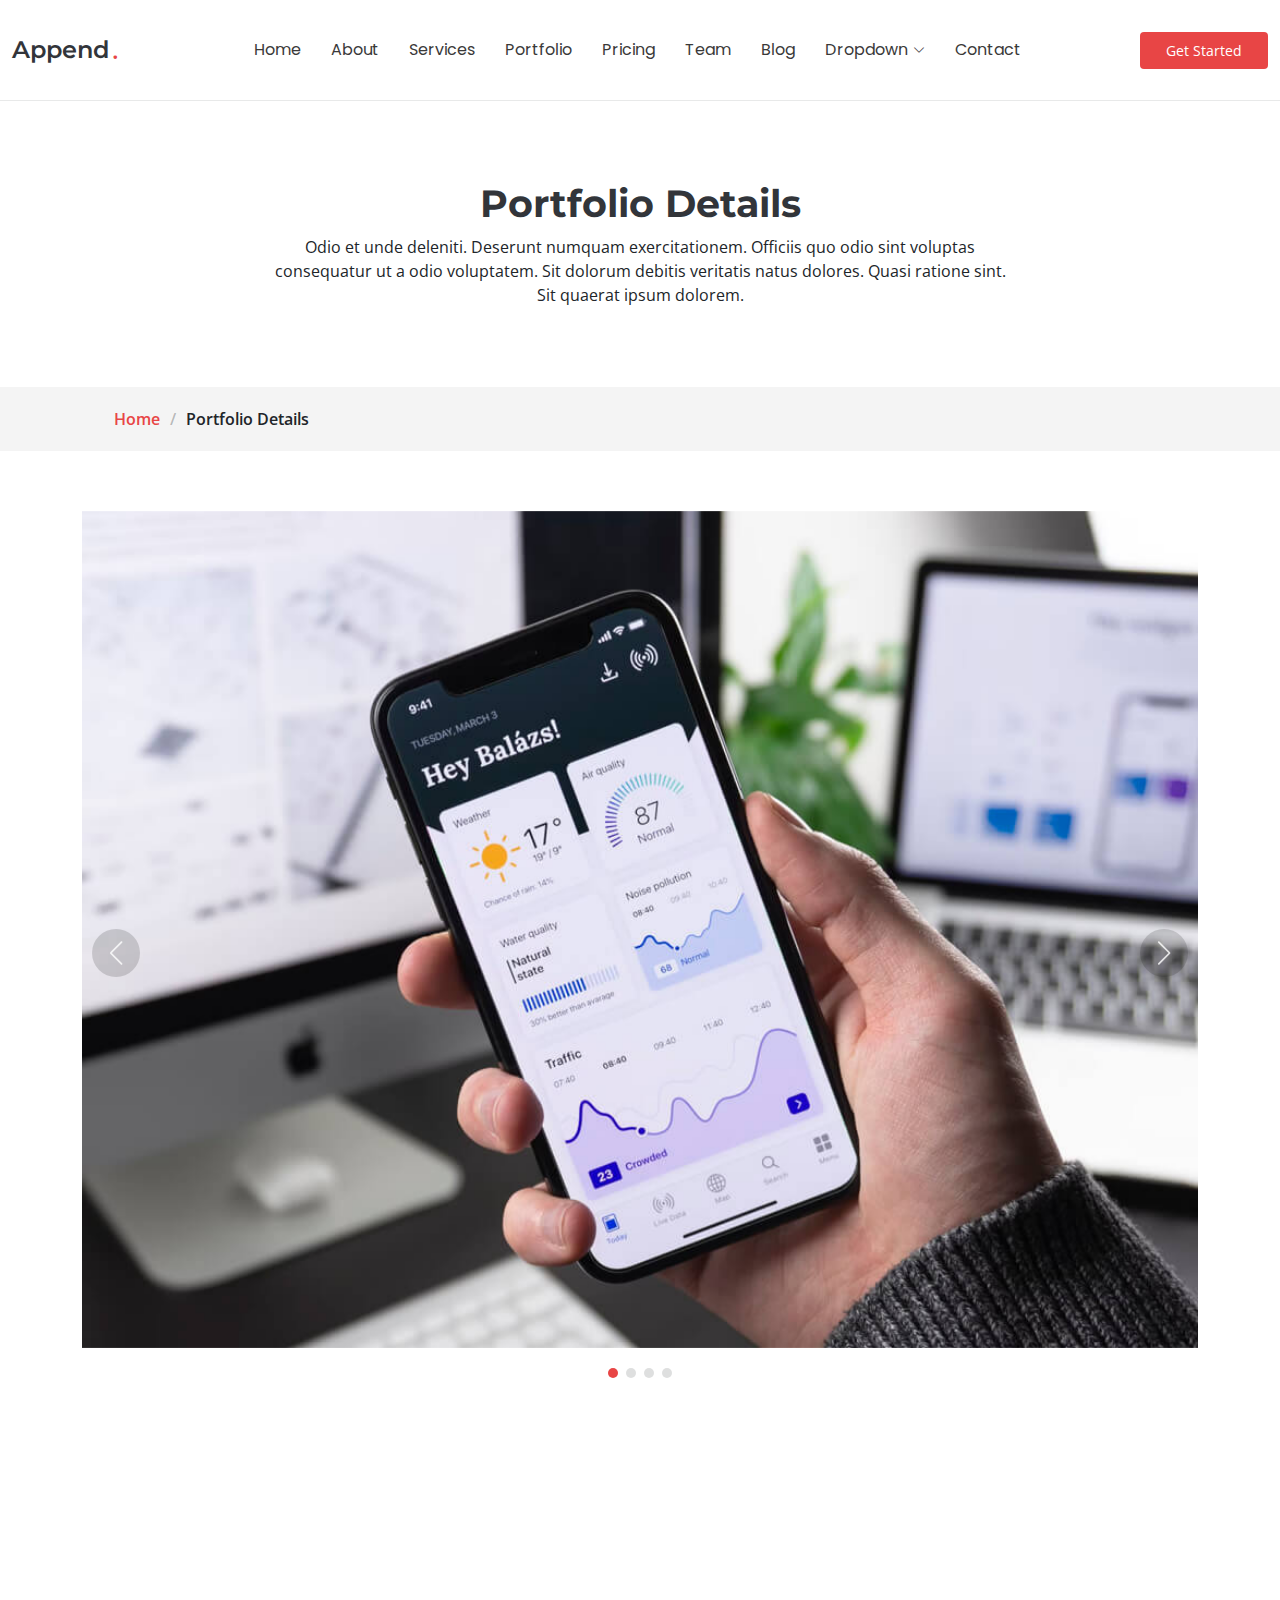
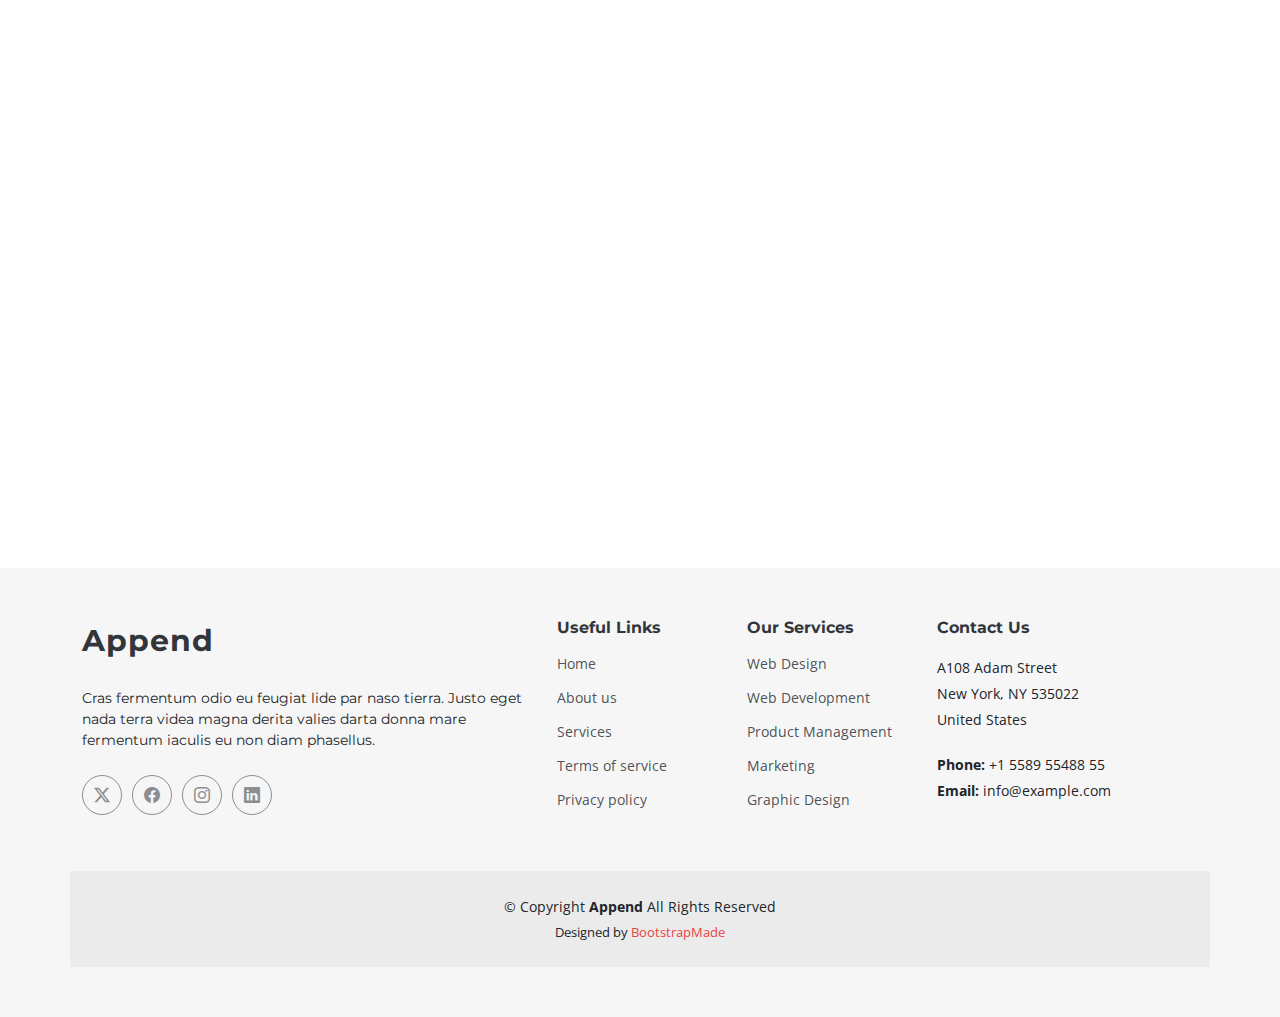
<file: portfolio-details.html>
<!DOCTYPE html>
<html lang="en">

<head>
  <meta charset="utf-8">
  <meta content="width=device-width, initial-scale=1.0" name="viewport">
  <title>Portfolio Details - Append Bootstrap Template</title>
  <meta content="" name="description">
  <meta content="" name="keywords">

  <!-- Favicons -->
  <link href="assets/img/favicon.png" rel="icon">
  <link href="assets/img/apple-touch-icon.png" rel="apple-touch-icon">

  <!-- Fonts -->
  <link href="https://fonts.googleapis.com" rel="preconnect">
  <link href="https://fonts.gstatic.com" rel="preconnect" crossorigin>
  <link href="https://fonts.googleapis.com/css2?family=Open+Sans:ital,wght@0,300;0,400;0,500;0,600;0,700;0,800;1,300;1,400;1,500;1,600;1,700;1,800&family=Montserrat:ital,wght@0,100;0,200;0,300;0,400;0,500;0,600;0,700;0,800;0,900;1,100;1,200;1,300;1,400;1,500;1,600;1,700;1,800;1,900&family=Poppins:ital,wght@0,100;0,200;0,300;0,400;0,500;0,600;0,700;0,800;0,900;1,100;1,200;1,300;1,400;1,500;1,600;1,700;1,800;1,900&display=swap" rel="stylesheet">

  <!-- Vendor CSS Files -->
  <link href="assets/vendor/bootstrap/css/bootstrap.min.css" rel="stylesheet">
  <link href="assets/vendor/bootstrap-icons/bootstrap-icons.css" rel="stylesheet">
  <link href="assets/vendor/aos/aos.css" rel="stylesheet">
  <link href="assets/vendor/glightbox/css/glightbox.min.css" rel="stylesheet">
  <link href="assets/vendor/swiper/swiper-bundle.min.css" rel="stylesheet">

  <!-- Main CSS File -->
  <link href="assets/css/main.css" rel="stylesheet">

  <!-- =======================================================
  * Template Name: Append
  * Template URL: https://bootstrapmade.com/append-bootstrap-website-template/
  * Updated: May 18 2024 with Bootstrap v5.3.3
  * Author: BootstrapMade.com
  * License: https://bootstrapmade.com/license/
  ======================================================== -->
</head>

<body class="portfolio-details-page">

  <header id="header" class="header d-flex align-items-center sticky-top">
    <div class="container-fluid position-relative d-flex align-items-center justify-content-between">

      <a href="index.html" class="logo d-flex align-items-center me-auto me-xl-0">
        <!-- Uncomment the line below if you also wish to use an image logo -->
        <!-- <img src="assets/img/logo.png" alt=""> -->
        <h1 class="sitename">Append</h1><span>.</span>
      </a>

      <nav id="navmenu" class="navmenu">
        <ul>
          <li><a href="index.html#hero" class="">Home</a></li>
          <li><a href="index.html#about">About</a></li>
          <li><a href="index.html#services">Services</a></li>
          <li><a href="index.html#portfolio">Portfolio</a></li>
          <li><a href="index.html#pricing">Pricing</a></li>
          <li><a href="index.html#team">Team</a></li>
          <li><a href="blog.html">Blog</a></li>
          <li class="dropdown"><a href="#"><span>Dropdown</span> <i class="bi bi-chevron-down toggle-dropdown"></i></a>
            <ul>
              <li><a href="#">Dropdown 1</a></li>
              <li class="dropdown"><a href="#"><span>Deep Dropdown</span> <i class="bi bi-chevron-down toggle-dropdown"></i></a>
                <ul>
                  <li><a href="#">Deep Dropdown 1</a></li>
                  <li><a href="#">Deep Dropdown 2</a></li>
                  <li><a href="#">Deep Dropdown 3</a></li>
                  <li><a href="#">Deep Dropdown 4</a></li>
                  <li><a href="#">Deep Dropdown 5</a></li>
                </ul>
              </li>
              <li><a href="#">Dropdown 2</a></li>
              <li><a href="#">Dropdown 3</a></li>
              <li><a href="#">Dropdown 4</a></li>
            </ul>
          </li>
          <li><a href="index.html#contact">Contact</a></li>
        </ul>
        <i class="mobile-nav-toggle d-xl-none bi bi-list"></i>
      </nav>

      <a class="btn-getstarted" href="index.html#about">Get Started</a>

    </div>
  </header>

  <main class="main">

    <!-- Page Title -->
    <div class="page-title" data-aos="fade">
      <div class="heading">
        <div class="container">
          <div class="row d-flex justify-content-center text-center">
            <div class="col-lg-8">
              <h1>Portfolio Details</h1>
              <p class="mb-0">Odio et unde deleniti. Deserunt numquam exercitationem. Officiis quo odio sint voluptas consequatur ut a odio voluptatem. Sit dolorum debitis veritatis natus dolores. Quasi ratione sint. Sit quaerat ipsum dolorem.</p>
            </div>
          </div>
        </div>
      </div>
      <nav class="breadcrumbs">
        <div class="container">
          <ol>
            <li><a href="index.html">Home</a></li>
            <li class="current">Portfolio Details</li>
          </ol>
        </div>
      </nav>
    </div><!-- End Page Title -->

    <!-- Portfolio Details Section -->
    <section id="portfolio-details" class="portfolio-details section">

      <div class="container" data-aos="fade-up">

        <div class="portfolio-details-slider swiper">
          <script type="application/json" class="swiper-config">
            {
              "loop": true,
              "speed": 600,
              "autoplay": {
                "delay": 5000
              },
              "slidesPerView": "auto",
              "navigation": {
                "nextEl": ".swiper-button-next",
                "prevEl": ".swiper-button-prev"
              },
              "pagination": {
                "el": ".swiper-pagination",
                "type": "bullets",
                "clickable": true
              }
            }
          </script>
          <div class="swiper-wrapper align-items-center">

            <div class="swiper-slide">
              <img src="assets/img/portfolio/app-1.jpg" alt="">
            </div>

            <div class="swiper-slide">
              <img src="assets/img/portfolio/product-1.jpg" alt="">
            </div>

            <div class="swiper-slide">
              <img src="assets/img/portfolio/branding-1.jpg" alt="">
            </div>

            <div class="swiper-slide">
              <img src="assets/img/portfolio/books-1.jpg" alt="">
            </div>

          </div>
          <div class="swiper-button-prev"></div>
          <div class="swiper-button-next"></div>
          <div class="swiper-pagination"></div>
        </div>

        <div class="row justify-content-between gy-4 mt-4">

          <div class="col-lg-8" data-aos="fade-up">
            <div class="portfolio-description">
              <h2>This is an example of portfolio details</h2>
              <p>
                Autem ipsum nam porro corporis rerum. Quis eos dolorem eos itaque inventore commodi labore quia quia. Exercitationem repudiandae officiis neque suscipit non officia eaque itaque enim. Voluptatem officia accusantium nesciunt est omnis tempora consectetur dignissimos. Sequi nulla at esse enim cum deserunt eius.
              </p>
              <p>
                Amet consequatur qui dolore veniam voluptatem voluptatem sit. Non aspernatur atque natus ut cum nam et. Praesentium error dolores rerum minus sequi quia veritatis eum. Eos et doloribus doloremque nesciunt molestiae laboriosam.
              </p>

              <div class="testimonial-item">
                <p>
                  <i class="bi bi-quote quote-icon-left"></i>
                  <span>Export tempor illum tamen malis malis eram quae irure esse labore quem cillum quid cillum eram malis quorum velit fore eram velit sunt aliqua noster fugiat irure amet legam anim culpa.</span>
                  <i class="bi bi-quote quote-icon-right"></i>
                </p>
                <div>
                  <img src="assets/img/testimonials/testimonials-2.jpg" class="testimonial-img" alt="">
                  <h3>Sara Wilsson</h3>
                  <h4>Designer</h4>
                </div>
              </div>

              <p>
                Impedit ipsum quae et aliquid doloribus et voluptatem quasi. Perspiciatis occaecati earum et magnam animi. Quibusdam non qui ea vitae suscipit vitae sunt. Repudiandae incidunt cumque minus deserunt assumenda tempore. Delectus voluptas necessitatibus est.
              </p>

              <p>
                Sunt voluptatum sapiente facilis quo odio aut ipsum repellat debitis. Molestiae et autem libero. Explicabo et quod necessitatibus similique quis dolor eum. Numquam eaque praesentium rem et qui nesciunt.
              </p>

            </div>
          </div>

          <div class="col-lg-3" data-aos="fade-up" data-aos-delay="100">
            <div class="portfolio-info">
              <h3>Project information</h3>
              <ul>
                <li><strong>Category</strong> Web design</li>
                <li><strong>Client</strong> ASU Company</li>
                <li><strong>Project date</strong> 01 March, 2020</li>
                <li><strong>Project URL</strong> <a href="#">www.example.com</a></li>
                <li><a href="#" class="btn-visit align-self-start">Visit Website</a></li>
              </ul>
            </div>
          </div>

        </div>

      </div>

    </section><!-- /Portfolio Details Section -->

  </main>

  <footer id="footer" class="footer position-relative">

    <div class="container footer-top">
      <div class="row gy-4">
        <div class="col-lg-5 col-md-12 footer-about">
          <a href="index.html" class="logo d-flex align-items-center">
            <span class="sitename">Append</span>
          </a>
          <p>Cras fermentum odio eu feugiat lide par naso tierra. Justo eget nada terra videa magna derita valies darta donna mare fermentum iaculis eu non diam phasellus.</p>
          <div class="social-links d-flex mt-4">
            <a href=""><i class="bi bi-twitter-x"></i></a>
            <a href=""><i class="bi bi-facebook"></i></a>
            <a href=""><i class="bi bi-instagram"></i></a>
            <a href=""><i class="bi bi-linkedin"></i></a>
          </div>
        </div>

        <div class="col-lg-2 col-6 footer-links">
          <h4>Useful Links</h4>
          <ul>
            <li><a href="#">Home</a></li>
            <li><a href="#">About us</a></li>
            <li><a href="#">Services</a></li>
            <li><a href="#">Terms of service</a></li>
            <li><a href="#">Privacy policy</a></li>
          </ul>
        </div>

        <div class="col-lg-2 col-6 footer-links">
          <h4>Our Services</h4>
          <ul>
            <li><a href="#">Web Design</a></li>
            <li><a href="#">Web Development</a></li>
            <li><a href="#">Product Management</a></li>
            <li><a href="#">Marketing</a></li>
            <li><a href="#">Graphic Design</a></li>
          </ul>
        </div>

        <div class="col-lg-3 col-md-12 footer-contact text-center text-md-start">
          <h4>Contact Us</h4>
          <p>A108 Adam Street</p>
          <p>New York, NY 535022</p>
          <p>United States</p>
          <p class="mt-4"><strong>Phone:</strong> <span>+1 5589 55488 55</span></p>
          <p><strong>Email:</strong> <span>info@example.com</span></p>
        </div>

      </div>
    </div>

    <div class="container copyright text-center mt-4">
      <p>© <span>Copyright</span> <strong class="sitename">Append</strong> <span>All Rights Reserved</span></p>
      <div class="credits">
        <!-- All the links in the footer should remain intact. -->
        <!-- You can delete the links only if you've purchased the pro version. -->
        <!-- Licensing information: https://bootstrapmade.com/license/ -->
        <!-- Purchase the pro version with working PHP/AJAX contact form: [buy-url] -->
        Designed by <a href="https://bootstrapmade.com/">BootstrapMade</a>
      </div>
    </div>

  </footer>

  <!-- Scroll Top -->
  <a href="#" id="scroll-top" class="scroll-top d-flex align-items-center justify-content-center"><i class="bi bi-arrow-up-short"></i></a>

  <!-- Preloader -->
  <div id="preloader"></div>

  <!-- Vendor JS Files -->
  <script src="assets/vendor/bootstrap/js/bootstrap.bundle.min.js"></script>
  <script src="assets/vendor/php-email-form/validate.js"></script>
  <script src="assets/vendor/aos/aos.js"></script>
  <script src="assets/vendor/glightbox/js/glightbox.min.js"></script>
  <script src="assets/vendor/purecounter/purecounter_vanilla.js"></script>
  <script src="assets/vendor/imagesloaded/imagesloaded.pkgd.min.js"></script>
  <script src="assets/vendor/isotope-layout/isotope.pkgd.min.js"></script>
  <script src="assets/vendor/swiper/swiper-bundle.min.js"></script>

  <!-- Main JS File -->
  <script src="assets/js/main.js"></script>

</body>

</html>
</file>
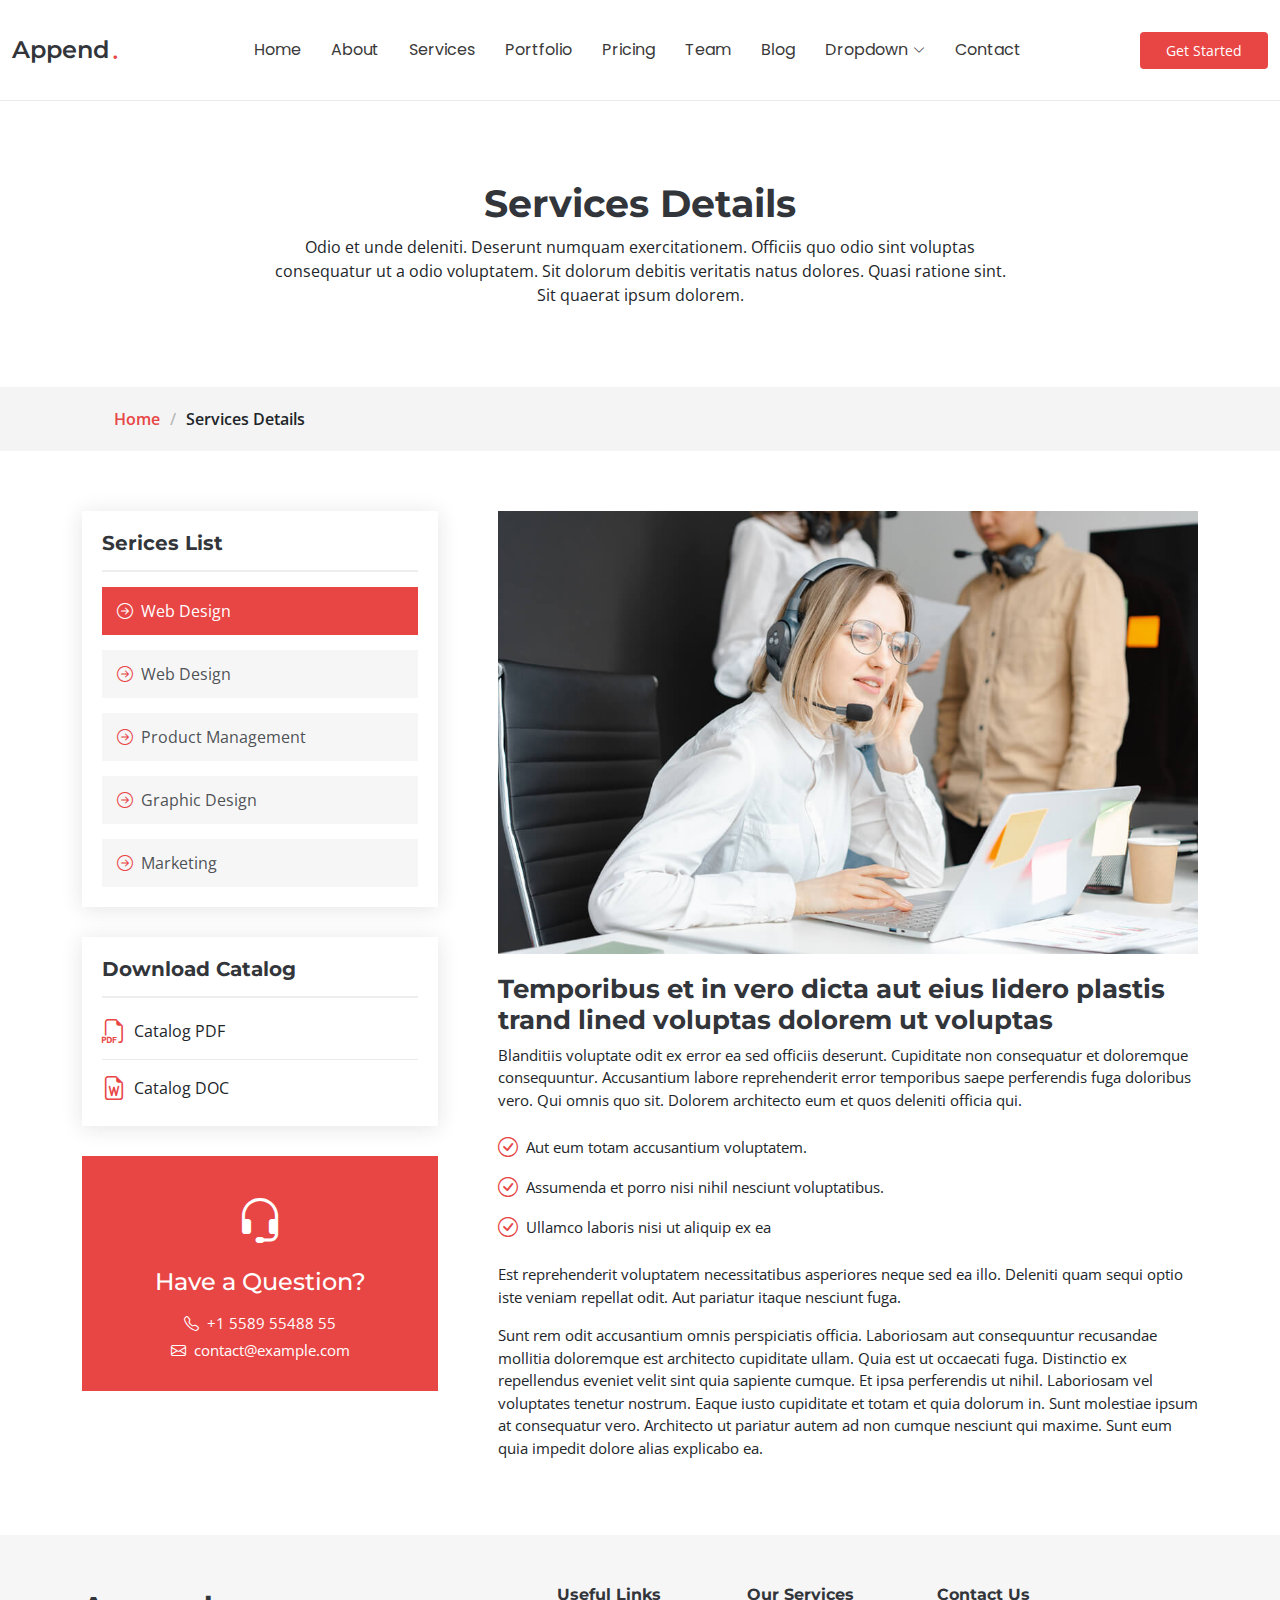
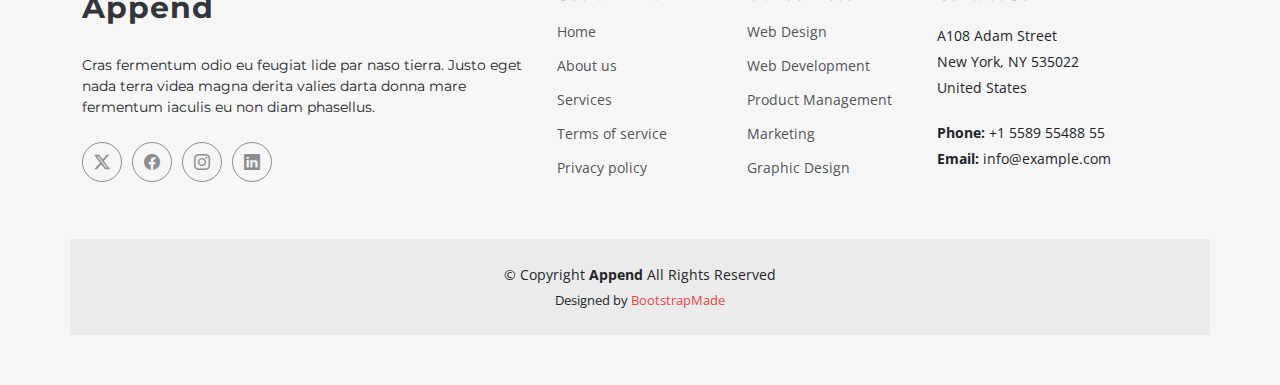
<file: services-details.html>
<!DOCTYPE html>
<html lang="en">

<head>
  <meta charset="utf-8">
  <meta content="width=device-width, initial-scale=1.0" name="viewport">
  <title>Services Details - Append Bootstrap Template</title>
  <meta content="" name="description">
  <meta content="" name="keywords">

  <!-- Favicons -->
  <link href="assets/img/favicon.png" rel="icon">
  <link href="assets/img/apple-touch-icon.png" rel="apple-touch-icon">

  <!-- Fonts -->
  <link href="https://fonts.googleapis.com" rel="preconnect">
  <link href="https://fonts.gstatic.com" rel="preconnect" crossorigin>
  <link href="https://fonts.googleapis.com/css2?family=Open+Sans:ital,wght@0,300;0,400;0,500;0,600;0,700;0,800;1,300;1,400;1,500;1,600;1,700;1,800&family=Montserrat:ital,wght@0,100;0,200;0,300;0,400;0,500;0,600;0,700;0,800;0,900;1,100;1,200;1,300;1,400;1,500;1,600;1,700;1,800;1,900&family=Poppins:ital,wght@0,100;0,200;0,300;0,400;0,500;0,600;0,700;0,800;0,900;1,100;1,200;1,300;1,400;1,500;1,600;1,700;1,800;1,900&display=swap" rel="stylesheet">

  <!-- Vendor CSS Files -->
  <link href="assets/vendor/bootstrap/css/bootstrap.min.css" rel="stylesheet">
  <link href="assets/vendor/bootstrap-icons/bootstrap-icons.css" rel="stylesheet">
  <link href="assets/vendor/aos/aos.css" rel="stylesheet">
  <link href="assets/vendor/glightbox/css/glightbox.min.css" rel="stylesheet">
  <link href="assets/vendor/swiper/swiper-bundle.min.css" rel="stylesheet">

  <!-- Main CSS File -->
  <link href="assets/css/main.css" rel="stylesheet">


</head>

<body class="services-details-page">

  <header id="header" class="header d-flex align-items-center sticky-top">
    <div class="container-fluid position-relative d-flex align-items-center justify-content-between">

      <a href="index.html" class="logo d-flex align-items-center me-auto me-xl-0">
        <!-- Uncomment the line below if you also wish to use an image logo -->
        <!-- <img src="assets/img/logo.png" alt=""> -->
        <h1 class="sitename">Append</h1><span>.</span>
      </a>

      <nav id="navmenu" class="navmenu">
        <ul>
          <li><a href="index.html#hero" class="">Home</a></li>
          <li><a href="index.html#about">About</a></li>
          <li><a href="index.html#services">Services</a></li>
          <li><a href="index.html#portfolio">Portfolio</a></li>
          <li><a href="index.html#pricing">Pricing</a></li>
          <li><a href="index.html#team">Team</a></li>
          <li><a href="blog.html">Blog</a></li>
          <li class="dropdown"><a href="#"><span>Dropdown</span> <i class="bi bi-chevron-down toggle-dropdown"></i></a>
            <ul>
              <li><a href="#">Dropdown 1</a></li>
              <li class="dropdown"><a href="#"><span>Deep Dropdown</span> <i class="bi bi-chevron-down toggle-dropdown"></i></a>
                <ul>
                  <li><a href="#">Deep Dropdown 1</a></li>
                  <li><a href="#">Deep Dropdown 2</a></li>
                  <li><a href="#">Deep Dropdown 3</a></li>
                  <li><a href="#">Deep Dropdown 4</a></li>
                  <li><a href="#">Deep Dropdown 5</a></li>
                </ul>
              </li>
              <li><a href="#">Dropdown 2</a></li>
              <li><a href="#">Dropdown 3</a></li>
              <li><a href="#">Dropdown 4</a></li>
            </ul>
          </li>
          <li><a href="index.html#contact">Contact</a></li>
        </ul>
        <i class="mobile-nav-toggle d-xl-none bi bi-list"></i>
      </nav>

      <a class="btn-getstarted" href="index.html#about">Get Started</a>

    </div>
  </header>

  <main class="main">

    <!-- Page Title -->
    <div class="page-title" data-aos="fade">
      <div class="heading">
        <div class="container">
          <div class="row d-flex justify-content-center text-center">
            <div class="col-lg-8">
              <h1 class="">Services Details</h1>
              <p class="mb-0">Odio et unde deleniti. Deserunt numquam exercitationem. Officiis quo odio sint voluptas consequatur ut a odio voluptatem. Sit dolorum debitis veritatis natus dolores. Quasi ratione sint. Sit quaerat ipsum dolorem.</p>
            </div>
          </div>
        </div>
      </div>
      <nav class="breadcrumbs">
        <div class="container">
          <ol>
            <li><a href="index.html">Home</a></li>
            <li class="current">Services Details</li>
          </ol>
        </div>
      </nav>
    </div><!-- End Page Title -->

    <!-- Service Details Section -->
    <section id="service-details" class="service-details section">

      <div class="container">

        <div class="row gy-5">

          <div class="col-lg-4" data-aos="fade-up" data-aos-delay="100">

            <div class="service-box">
              <h4>Serices List</h4>
              <div class="services-list">
                <a href="#" class="active"><i class="bi bi-arrow-right-circle"></i><span>Web Design</span></a>
                <a href="#"><i class="bi bi-arrow-right-circle"></i><span>Web Design</span></a>
                <a href="#"><i class="bi bi-arrow-right-circle"></i><span>Product Management</span></a>
                <a href="#"><i class="bi bi-arrow-right-circle"></i><span>Graphic Design</span></a>
                <a href="#"><i class="bi bi-arrow-right-circle"></i><span>Marketing</span></a>
              </div>
            </div><!-- End Services List -->

            <div class="service-box">
              <h4>Download Catalog</h4>
              <div class="download-catalog">
                <a href="#"><i class="bi bi-filetype-pdf"></i><span>Catalog PDF</span></a>
                <a href="#"><i class="bi bi-file-earmark-word"></i><span>Catalog DOC</span></a>
              </div>
            </div><!-- End Services List -->

            <div class="help-box d-flex flex-column justify-content-center align-items-center">
              <i class="bi bi-headset help-icon"></i>
              <h4>Have a Question?</h4>
              <p class="d-flex align-items-center mt-2 mb-0"><i class="bi bi-telephone me-2"></i> <span>+1 5589 55488 55</span></p>
              <p class="d-flex align-items-center mt-1 mb-0"><i class="bi bi-envelope me-2"></i> <a href="mailto:contact@example.com">contact@example.com</a></p>
            </div>

          </div>

          <div class="col-lg-8 ps-lg-5" data-aos="fade-up" data-aos-delay="200">
            <img src="assets/img/services.jpg" alt="" class="img-fluid services-img">
            <h3>Temporibus et in vero dicta aut eius lidero plastis trand lined voluptas dolorem ut voluptas</h3>
            <p>
              Blanditiis voluptate odit ex error ea sed officiis deserunt. Cupiditate non consequatur et doloremque consequuntur. Accusantium labore reprehenderit error temporibus saepe perferendis fuga doloribus vero. Qui omnis quo sit. Dolorem architecto eum et quos deleniti officia qui.
            </p>
            <ul>
              <li><i class="bi bi-check-circle"></i> <span>Aut eum totam accusantium voluptatem.</span></li>
              <li><i class="bi bi-check-circle"></i> <span>Assumenda et porro nisi nihil nesciunt voluptatibus.</span></li>
              <li><i class="bi bi-check-circle"></i> <span>Ullamco laboris nisi ut aliquip ex ea</span></li>
            </ul>
            <p>
              Est reprehenderit voluptatem necessitatibus asperiores neque sed ea illo. Deleniti quam sequi optio iste veniam repellat odit. Aut pariatur itaque nesciunt fuga.
            </p>
            <p>
              Sunt rem odit accusantium omnis perspiciatis officia. Laboriosam aut consequuntur recusandae mollitia doloremque est architecto cupiditate ullam. Quia est ut occaecati fuga. Distinctio ex repellendus eveniet velit sint quia sapiente cumque. Et ipsa perferendis ut nihil. Laboriosam vel voluptates tenetur nostrum. Eaque iusto cupiditate et totam et quia dolorum in. Sunt molestiae ipsum at consequatur vero. Architecto ut pariatur autem ad non cumque nesciunt qui maxime. Sunt eum quia impedit dolore alias explicabo ea.
            </p>
          </div>

        </div>

      </div>

    </section><!-- /Service Details Section -->

  </main>

  <footer id="footer" class="footer position-relative">

    <div class="container footer-top">
      <div class="row gy-4">
        <div class="col-lg-5 col-md-12 footer-about">
          <a href="index.html" class="logo d-flex align-items-center">
            <span class="sitename">Append</span>
          </a>
          <p>Cras fermentum odio eu feugiat lide par naso tierra. Justo eget nada terra videa magna derita valies darta donna mare fermentum iaculis eu non diam phasellus.</p>
          <div class="social-links d-flex mt-4">
            <a href=""><i class="bi bi-twitter-x"></i></a>
            <a href=""><i class="bi bi-facebook"></i></a>
            <a href=""><i class="bi bi-instagram"></i></a>
            <a href=""><i class="bi bi-linkedin"></i></a>
          </div>
        </div>

        <div class="col-lg-2 col-6 footer-links">
          <h4>Useful Links</h4>
          <ul>
            <li><a href="#">Home</a></li>
            <li><a href="#">About us</a></li>
            <li><a href="#">Services</a></li>
            <li><a href="#">Terms of service</a></li>
            <li><a href="#">Privacy policy</a></li>
          </ul>
        </div>

        <div class="col-lg-2 col-6 footer-links">
          <h4>Our Services</h4>
          <ul>
            <li><a href="#">Web Design</a></li>
            <li><a href="#">Web Development</a></li>
            <li><a href="#">Product Management</a></li>
            <li><a href="#">Marketing</a></li>
            <li><a href="#">Graphic Design</a></li>
          </ul>
        </div>

        <div class="col-lg-3 col-md-12 footer-contact text-center text-md-start">
          <h4>Contact Us</h4>
          <p>A108 Adam Street</p>
          <p>New York, NY 535022</p>
          <p>United States</p>
          <p class="mt-4"><strong>Phone:</strong> <span>+1 5589 55488 55</span></p>
          <p><strong>Email:</strong> <span>info@example.com</span></p>
        </div>

      </div>
    </div>

    <div class="container copyright text-center mt-4">
      <p>© <span>Copyright</span> <strong class="sitename">Append</strong> <span>All Rights Reserved</span></p>
      <div class="credits">
        <!-- All the links in the footer should remain intact. -->
        <!-- You can delete the links only if you've purchased the pro version. -->
        <!-- Licensing information: https://bootstrapmade.com/license/ -->
        <!-- Purchase the pro version with working PHP/AJAX contact form: [buy-url] -->
        Designed by <a href="https://bootstrapmade.com/">BootstrapMade</a>
      </div>
    </div>

  </footer>

  <!-- Scroll Top -->
  <a href="#" id="scroll-top" class="scroll-top d-flex align-items-center justify-content-center"><i class="bi bi-arrow-up-short"></i></a>

  <!-- Preloader -->
  <div id="preloader"></div>

  <!-- Vendor JS Files -->
  <script src="assets/vendor/bootstrap/js/bootstrap.bundle.min.js"></script>
  <script src="assets/vendor/php-email-form/validate.js"></script>
  <script src="assets/vendor/aos/aos.js"></script>
  <script src="assets/vendor/glightbox/js/glightbox.min.js"></script>
  <script src="assets/vendor/purecounter/purecounter_vanilla.js"></script>
  <script src="assets/vendor/imagesloaded/imagesloaded.pkgd.min.js"></script>
  <script src="assets/vendor/isotope-layout/isotope.pkgd.min.js"></script>
  <script src="assets/vendor/swiper/swiper-bundle.min.js"></script>

  <!-- Main JS File -->
  <script src="assets/js/main.js"></script>

</body>

</html>
</file>
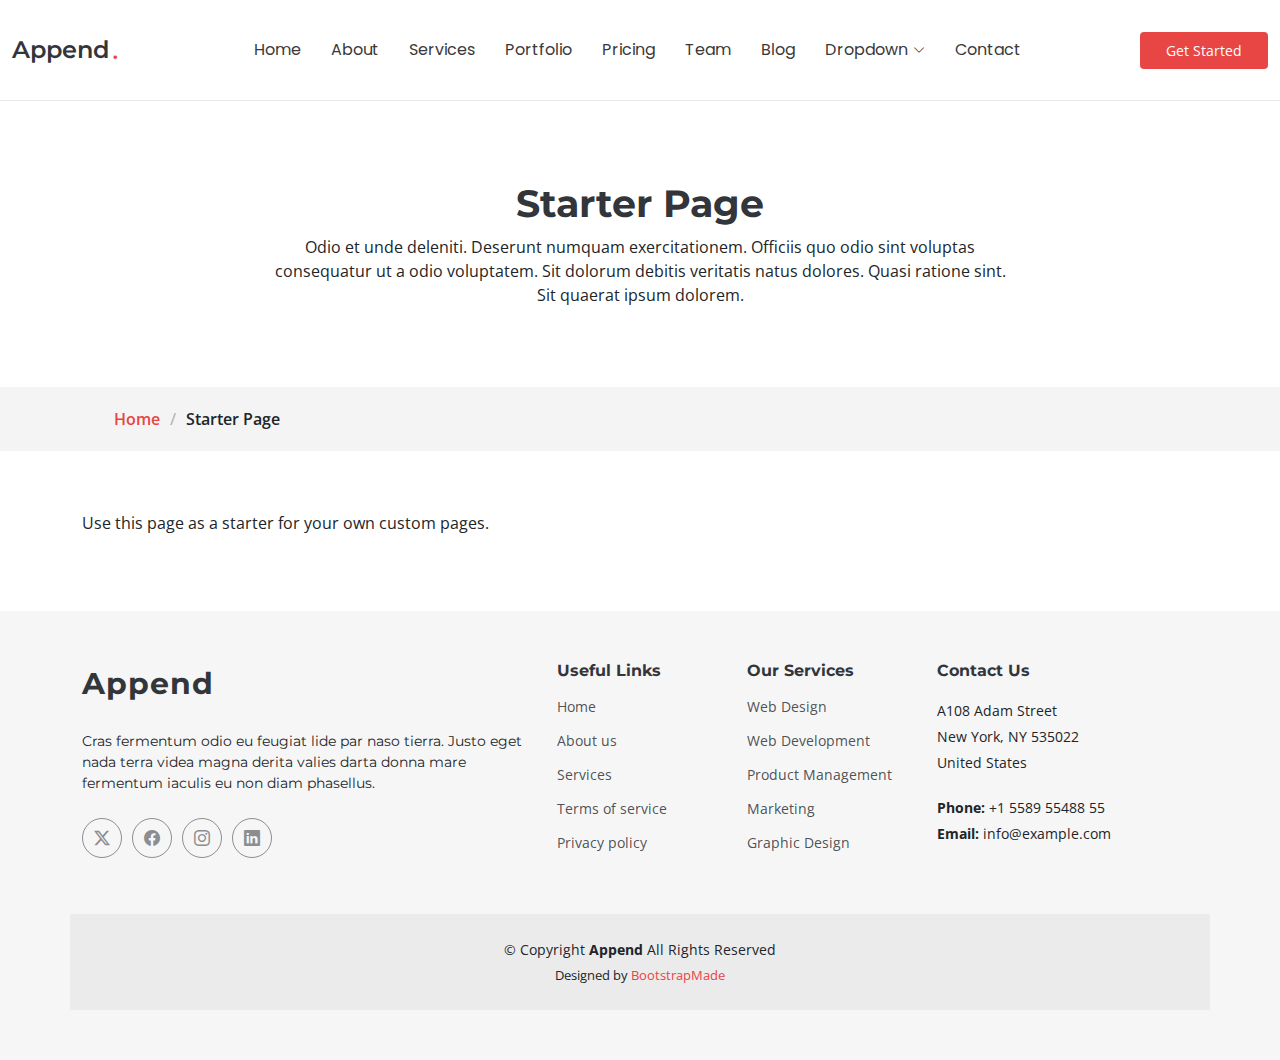
<file: starter-page.html>
<!DOCTYPE html>
<html lang="en">

<head>
  <meta charset="utf-8">
  <meta content="width=device-width, initial-scale=1.0" name="viewport">
  <title>Starter Page - Append Bootstrap Template</title>
  <meta content="" name="description">
  <meta content="" name="keywords">

  <!-- Favicons -->
  <link href="assets/img/favicon.png" rel="icon">
  <link href="assets/img/apple-touch-icon.png" rel="apple-touch-icon">

  <!-- Fonts -->
  <link href="https://fonts.googleapis.com" rel="preconnect">
  <link href="https://fonts.gstatic.com" rel="preconnect" crossorigin>
  <link href="https://fonts.googleapis.com/css2?family=Open+Sans:ital,wght@0,300;0,400;0,500;0,600;0,700;0,800;1,300;1,400;1,500;1,600;1,700;1,800&family=Montserrat:ital,wght@0,100;0,200;0,300;0,400;0,500;0,600;0,700;0,800;0,900;1,100;1,200;1,300;1,400;1,500;1,600;1,700;1,800;1,900&family=Poppins:ital,wght@0,100;0,200;0,300;0,400;0,500;0,600;0,700;0,800;0,900;1,100;1,200;1,300;1,400;1,500;1,600;1,700;1,800;1,900&display=swap" rel="stylesheet">

  <!-- Vendor CSS Files -->
  <link href="assets/vendor/bootstrap/css/bootstrap.min.css" rel="stylesheet">
  <link href="assets/vendor/bootstrap-icons/bootstrap-icons.css" rel="stylesheet">
  <link href="assets/vendor/aos/aos.css" rel="stylesheet">
  <link href="assets/vendor/glightbox/css/glightbox.min.css" rel="stylesheet">
  <link href="assets/vendor/swiper/swiper-bundle.min.css" rel="stylesheet">

  <!-- Main CSS File -->
  <link href="assets/css/main.css" rel="stylesheet">


</head>

<body class="starter-page-page">

  <header id="header" class="header d-flex align-items-center sticky-top">
    <div class="container-fluid position-relative d-flex align-items-center justify-content-between">

      <a href="index.html" class="logo d-flex align-items-center me-auto me-xl-0">
        <!-- Uncomment the line below if you also wish to use an image logo -->
        <!-- <img src="assets/img/logo.png" alt=""> -->
        <h1 class="sitename">Append</h1><span>.</span>
      </a>

      <nav id="navmenu" class="navmenu">
        <ul>
          <li><a href="index.html#hero" class="">Home</a></li>
          <li><a href="index.html#about">About</a></li>
          <li><a href="index.html#services">Services</a></li>
          <li><a href="index.html#portfolio">Portfolio</a></li>
          <li><a href="index.html#pricing">Pricing</a></li>
          <li><a href="index.html#team">Team</a></li>
          <li><a href="blog.html">Blog</a></li>
          <li class="dropdown"><a href="#"><span>Dropdown</span> <i class="bi bi-chevron-down toggle-dropdown"></i></a>
            <ul>
              <li><a href="#">Dropdown 1</a></li>
              <li class="dropdown"><a href="#"><span>Deep Dropdown</span> <i class="bi bi-chevron-down toggle-dropdown"></i></a>
                <ul>
                  <li><a href="#">Deep Dropdown 1</a></li>
                  <li><a href="#">Deep Dropdown 2</a></li>
                  <li><a href="#">Deep Dropdown 3</a></li>
                  <li><a href="#">Deep Dropdown 4</a></li>
                  <li><a href="#">Deep Dropdown 5</a></li>
                </ul>
              </li>
              <li><a href="#">Dropdown 2</a></li>
              <li><a href="#">Dropdown 3</a></li>
              <li><a href="#">Dropdown 4</a></li>
            </ul>
          </li>
          <li><a href="index.html#contact">Contact</a></li>
        </ul>
        <i class="mobile-nav-toggle d-xl-none bi bi-list"></i>
      </nav>

      <a class="btn-getstarted" href="index.html#about">Get Started</a>

    </div>
  </header>

  <main class="main">

    <!-- Page Title -->
    <div class="page-title" data-aos="fade">
      <div class="heading">
        <div class="container">
          <div class="row d-flex justify-content-center text-center">
            <div class="col-lg-8">
              <h1>Starter Page</h1>
              <p class="mb-0">Odio et unde deleniti. Deserunt numquam exercitationem. Officiis quo odio sint voluptas consequatur ut a odio voluptatem. Sit dolorum debitis veritatis natus dolores. Quasi ratione sint. Sit quaerat ipsum dolorem.</p>
            </div>
          </div>
        </div>
      </div>
      <nav class="breadcrumbs">
        <div class="container">
          <ol>
            <li><a href="index.html">Home</a></li>
            <li class="current">Starter Page</li>
          </ol>
        </div>
      </nav>
    </div><!-- End Page Title -->

    <!-- Starter Section Section -->
    <section id="starter-section" class="starter-section section">

      <div class="container" data-aos="fade-up">
        <p>Use this page as a starter for your own custom pages.</p>
      </div>

    </section><!-- /Starter Section Section -->

  </main>

  <footer id="footer" class="footer position-relative">

    <div class="container footer-top">
      <div class="row gy-4">
        <div class="col-lg-5 col-md-12 footer-about">
          <a href="index.html" class="logo d-flex align-items-center">
            <span class="sitename">Append</span>
          </a>
          <p>Cras fermentum odio eu feugiat lide par naso tierra. Justo eget nada terra videa magna derita valies darta donna mare fermentum iaculis eu non diam phasellus.</p>
          <div class="social-links d-flex mt-4">
            <a href=""><i class="bi bi-twitter-x"></i></a>
            <a href=""><i class="bi bi-facebook"></i></a>
            <a href=""><i class="bi bi-instagram"></i></a>
            <a href=""><i class="bi bi-linkedin"></i></a>
          </div>
        </div>

        <div class="col-lg-2 col-6 footer-links">
          <h4>Useful Links</h4>
          <ul>
            <li><a href="#">Home</a></li>
            <li><a href="#">About us</a></li>
            <li><a href="#">Services</a></li>
            <li><a href="#">Terms of service</a></li>
            <li><a href="#">Privacy policy</a></li>
          </ul>
        </div>

        <div class="col-lg-2 col-6 footer-links">
          <h4>Our Services</h4>
          <ul>
            <li><a href="#">Web Design</a></li>
            <li><a href="#">Web Development</a></li>
            <li><a href="#">Product Management</a></li>
            <li><a href="#">Marketing</a></li>
            <li><a href="#">Graphic Design</a></li>
          </ul>
        </div>

        <div class="col-lg-3 col-md-12 footer-contact text-center text-md-start">
          <h4>Contact Us</h4>
          <p>A108 Adam Street</p>
          <p>New York, NY 535022</p>
          <p>United States</p>
          <p class="mt-4"><strong>Phone:</strong> <span>+1 5589 55488 55</span></p>
          <p><strong>Email:</strong> <span>info@example.com</span></p>
        </div>

      </div>
    </div>

    <div class="container copyright text-center mt-4">
      <p>© <span>Copyright</span> <strong class="sitename">Append</strong> <span>All Rights Reserved</span></p>
      <div class="credits">
        <!-- All the links in the footer should remain intact. -->
        <!-- You can delete the links only if you've purchased the pro version. -->
        <!-- Licensing information: https://bootstrapmade.com/license/ -->
        <!-- Purchase the pro version with working PHP/AJAX contact form: [buy-url] -->
        Designed by <a href="https://bootstrapmade.com/">BootstrapMade</a>
      </div>
    </div>

  </footer>

  <!-- Scroll Top -->
  <a href="#" id="scroll-top" class="scroll-top d-flex align-items-center justify-content-center"><i class="bi bi-arrow-up-short"></i></a>

  <!-- Preloader -->
  <div id="preloader"></div>

  <!-- Vendor JS Files -->
  <script src="assets/vendor/bootstrap/js/bootstrap.bundle.min.js"></script>
  <script src="assets/vendor/php-email-form/validate.js"></script>
  <script src="assets/vendor/aos/aos.js"></script>
  <script src="assets/vendor/glightbox/js/glightbox.min.js"></script>
  <script src="assets/vendor/purecounter/purecounter_vanilla.js"></script>
  <script src="assets/vendor/imagesloaded/imagesloaded.pkgd.min.js"></script>
  <script src="assets/vendor/isotope-layout/isotope.pkgd.min.js"></script>
  <script src="assets/vendor/swiper/swiper-bundle.min.js"></script>

  <!-- Main JS File -->
  <script src="assets/js/main.js"></script>

</body>

</html>
</file>
<file: assets/css/main.css>
:root {
  --default-font: "Open Sans", system-ui, -apple-system, "Segoe UI", Roboto, "Helvetica Neue", Arial, "Noto Sans", "Liberation Sans", sans-serif, "Apple Color Emoji", "Segoe UI Emoji", "Segoe UI Symbol", "Noto Color Emoji";
  --heading-font: "Montserrat", sans-serif;
  --nav-font: "Poppins", sans-serif;
}

/* Global Colors */
:root {
  --background-color: #ffffff;

  --default-color: #212529;

  --heading-color: #32353a;

  --accent-color: #e84545;

  --contrast-color: #ffffff;
}

/* Nav Menu Colors */
:root {
  --nav-color: #3a3939;

  --nav-hover-color: #e84545;

  --nav-dropdown-background-color: #ffffff;

  --nav-dropdown-color: #3a3939;

  --nav-dropdown-hover-color: #e84545;
}

/* Smooth scroll */
:root {
  scroll-behavior: smooth;
}

/*--------------------------------------------------------------
# General
--------------------------------------------------------------*/
body {
  color: var(--default-color);
  background-color: var(--background-color);
  font-family: var(--default-font);
}

a {
  color: var(--accent-color);
  text-decoration: none;
  transition: 0.3s;
}

a:hover {
  color: color-mix(in srgb, var(--accent-color), transparent 25%);
  text-decoration: none;
}

h1,
h2,
h3,
h4,
h5,
h6 {
  color: var(--heading-color);
  font-family: var(--heading-font);
}

/*--------------------------------------------------------------
# Global Header
--------------------------------------------------------------*/
.header {
  color: var(--default-color);
  background-color: var(--background-color);
  padding: 20px 0;
  transition: all 0.5s;
  z-index: 997;
}

.header .logo {
  line-height: 1;
}

.header .logo img {
  max-height: 36px;
  margin-right: 8px;
 
}


.header .logo h1 {
  font-size: 24px;
  margin: 0;
  font-weight: 600;
  color: var(--heading-color);
}

.header .logo span {
  color: var(--accent-color);
  font-size: 24px;
  font-weight: 600;
  padding-left: 3px;
}

.header .btn-getstarted,
.header .btn-getstarted:focus {
  color: var(--contrast-color);
  background: var(--accent-color);
  font-size: 14px;
  padding: 8px 26px;
  margin: 0;
  border-radius: 4px;
  transition: 0.3s;
}

.header .btn-getstarted:hover,
.header .btn-getstarted:focus:hover {
  color: var(--contrast-color);
  background: color-mix(in srgb, var(--accent-color), transparent 15%);
}

@media (max-width: 1200px) {
  .header .logo {
    order: 1;
  }

  .header .btn-getstarted {
    order: 2;
    margin: 0 15px 0 0;
    padding: 6px 20px;
  }

  .header .navmenu {
    order: 3;
  }
}

.scrolled .header {
  box-shadow: 0 0 30px 10px rgba(0, 0, 0, 0.1);
}

/* Index Page Header
------------------------------*/
.index-page .header {
  --background-color: rgba(255, 255, 255, 0);
  --heading-color: #ffffff;
  --nav-color: rgba(255, 255, 255, 0.5);
  --nav-hover-color: #ffffff;
}

/* Index Page Header on Scroll
------------------------------*/
.index-page.scrolled .header {
  --background-color: #ffffff;
  --heading-color: #32353a;
  --nav-color: #3a3939;
  --nav-hover-color: #e84545;
}

/*--------------------------------------------------------------
# Navigation Menu
--------------------------------------------------------------*/
/* Navmenu - Desktop */
@media (min-width: 1200px) {
  .navmenu {
    padding: 0;
  }

  .navmenu ul {
    margin: 0;
    padding: 0;
    display: flex;
    list-style: none;
    align-items: center;
  }

  .navmenu li {
    position: relative;
  }

  .navmenu a,
  .navmenu a:focus {
    color: var(--nav-color);
    padding: 18px 15px;
    font-size: 16px;
    font-family: var(--nav-font);
    font-weight: 400;
    display: flex;
    align-items: center;
    justify-content: space-between;
    white-space: nowrap;
    transition: 0.3s;
  }

  .navmenu a i,
  .navmenu a:focus i {
    font-size: 12px;
    line-height: 0;
    margin-left: 5px;
    transition: 0.3s;
  }

  .navmenu li:last-child a {
    padding-right: 0;
  }

  .navmenu li:hover>a,
  .navmenu .active,
  .navmenu .active:focus {
    color: var(--nav-hover-color);
  }

  .navmenu .dropdown ul {
    margin: 0;
    padding: 10px 0;
    background: var(--nav-dropdown-background-color);
    display: block;
    position: absolute;
    visibility: hidden;
    left: 14px;
    top: 130%;
    opacity: 0;
    transition: 0.3s;
    border-radius: 4px;
    z-index: 99;
    box-shadow: 0px 0px 30px color-mix(in srgb, var(--default-color), transparent 85%);
  }

  .navmenu .dropdown ul li {
    min-width: 200px;
  }

  .navmenu .dropdown ul a {
    padding: 10px 20px;
    font-size: 15px;
    text-transform: none;
    color: var(--nav-dropdown-color);
  }

  .navmenu .dropdown ul a i {
    font-size: 12px;
  }

  .navmenu .dropdown ul a:hover,
  .navmenu .dropdown ul .active:hover,
  .navmenu .dropdown ul li:hover>a {
    color: var(--nav-dropdown-hover-color);
  }

  .navmenu .dropdown:hover>ul {
    opacity: 1;
    top: 100%;
    visibility: visible;
  }

  .navmenu .dropdown .dropdown ul {
    top: 0;
    left: -90%;
    visibility: hidden;
  }

  .navmenu .dropdown .dropdown:hover>ul {
    opacity: 1;
    top: 0;
    left: -100%;
    visibility: visible;
  }
}

/* Navmenu - Mobile */
@media (max-width: 1199px) {
  .mobile-nav-toggle {
    color: var(--nav-color);
    font-size: 28px;
    line-height: 0;
    margin-right: 10px;
    cursor: pointer;
    transition: color 0.3s;
  }

  .navmenu {
    padding: 0;
    z-index: 9997;
  }

  .navmenu ul {
    display: none;
    position: absolute;
    inset: 60px 20px 20px 20px;
    padding: 10px 0;
    margin: 0;
    border-radius: 6px;
    background-color: var(--nav-dropdown-background-color);
    overflow-y: auto;
    transition: 0.3s;
    z-index: 9998;
    box-shadow: 0px 0px 30px color-mix(in srgb, var(--default-color), transparent 90%);
  }

  .navmenu a,
  .navmenu a:focus {
    color: var(--nav-dropdown-color);
    padding: 10px 20px;
    font-family: var(--nav-font);
    font-size: 17px;
    font-weight: 500;
    display: flex;
    align-items: center;
    justify-content: space-between;
    white-space: nowrap;
    transition: 0.3s;
  }

  .navmenu a i,
  .navmenu a:focus i {
    font-size: 12px;
    line-height: 0;
    margin-left: 5px;
    width: 30px;
    height: 30px;
    display: flex;
    align-items: center;
    justify-content: center;
    border-radius: 50%;
    transition: 0.3s;
    background-color: color-mix(in srgb, var(--accent-color), transparent 90%);
  }

  .navmenu a i:hover,
  .navmenu a:focus i:hover {
    background-color: var(--accent-color);
    color: var(--contrast-color);
  }

  .navmenu a:hover,
  .navmenu .active,
  .navmenu .active:focus {
    color: var(--nav-dropdown-hover-color);
  }

  .navmenu .active i,
  .navmenu .active:focus i {
    background-color: var(--accent-color);
    color: var(--contrast-color);
    transform: rotate(180deg);
  }

  .navmenu .dropdown ul {
    position: static;
    display: none;
    z-index: 99;
    padding: 10px 0;
    margin: 10px 20px;
    background-color: var(--nav-dropdown-background-color);
    border: 1px solid color-mix(in srgb, var(--default-color), transparent 90%);
    box-shadow: none;
    transition: all 0.5s ease-in-out;
  }

  .navmenu .dropdown ul ul {
    background-color: rgba(33, 37, 41, 0.1);
  }

  .navmenu .dropdown>.dropdown-active {
    display: block;
    background-color: rgba(33, 37, 41, 0.03);
  }

  .mobile-nav-active {
    overflow: hidden;
  }

  .mobile-nav-active .mobile-nav-toggle {
    color: #fff;
    position: absolute;
    font-size: 32px;
    top: 15px;
    right: 15px;
    margin-right: 0;
    z-index: 9999;
  }

  .mobile-nav-active .navmenu {
    position: fixed;
    overflow: hidden;
    inset: 0;
    background: rgba(33, 37, 41, 0.8);
    transition: 0.3s;
  }

  .mobile-nav-active .navmenu>ul {
    display: block;
  }
}

/*--------------------------------------------------------------
# Global Footer
--------------------------------------------------------------*/
.footer {
  --background-color: color-mix(in srgb, var(--default-color), transparent 96%);
  color: var(--default-color);
  background-color: var(--background-color);
  font-size: 14px;
  padding-bottom: 50px;
  position: relative;
}

.footer .footer-top {
  padding-top: 50px;
}

.footer .footer-about .logo {
  margin-bottom: 25px;
}

.footer .footer-about .logo img {
  max-height: 40px;
  margin-right: 6px;
}

.footer .footer-about .logo span {
  color: var(--heading-color);
  font-size: 30px;
  font-weight: 700;
  letter-spacing: 1px;
  font-family: var(--heading-font);
}

.footer .footer-about p {
  font-size: 14px;
  font-family: var(--heading-font);
}

.footer .social-links a {
  display: flex;
  align-items: center;
  justify-content: center;
  width: 40px;
  height: 40px;
  border-radius: 50%;
  border: 1px solid color-mix(in srgb, var(--default-color), transparent 50%);
  font-size: 16px;
  color: color-mix(in srgb, var(--default-color), transparent 50%);
  margin-right: 10px;
  transition: 0.3s;
}

.footer .social-links a:hover {
  color: var(--accent-color);
  border-color: var(--accent-color);
}

.footer h4 {
  font-size: 16px;
  font-weight: bold;
  position: relative;
  padding-bottom: 12px;
}

.footer .footer-links {
  margin-bottom: 30px;
}

.footer .footer-links ul {
  list-style: none;
  padding: 0;
  margin: 0;
}

.footer .footer-links ul i {
  padding-right: 2px;
  font-size: 12px;
  line-height: 0;
}

.footer .footer-links ul li {
  padding: 10px 0;
  display: flex;
  align-items: center;
}

.footer .footer-links ul li:first-child {
  padding-top: 0;
}

.footer .footer-links ul a {
  color: color-mix(in srgb, var(--default-color), transparent 20%);
  display: inline-block;
  line-height: 1;
}

.footer .footer-links ul a:hover {
  color: var(--accent-color);
}

.footer .footer-contact p {
  margin-bottom: 5px;
}

.footer .copyright {
  padding-top: 25px;
  padding-bottom: 25px;
  background-color: color-mix(in srgb, var(--default-color), transparent 95%);
}

.footer .copyright p {
  margin-bottom: 0;
}

.footer .credits {
  margin-top: 6px;
  font-size: 13px;
}

/*--------------------------------------------------------------
# Preloader
--------------------------------------------------------------*/
#preloader {
  position: fixed;
  inset: 0;
  z-index: 999999;
  overflow: hidden;
  background: var(--background-color);
  transition: all 0.6s ease-out;
}

#preloader:before {
  content: "";
  position: fixed;
  top: calc(50% - 30px);
  left: calc(50% - 30px);
  border: 6px solid #ffffff;
  border-color: var(--accent-color) transparent var(--accent-color) transparent;
  border-radius: 50%;
  width: 60px;
  height: 60px;
  animation: animate-preloader 1.5s linear infinite;
}

@keyframes animate-preloader {
  0% {
    transform: rotate(0deg);
  }

  100% {
    transform: rotate(360deg);
  }
}

/*--------------------------------------------------------------
# Scroll Top Button
--------------------------------------------------------------*/
.scroll-top {
  position: fixed;
  visibility: hidden;
  opacity: 0;
  right: 15px;
  bottom: 15px;
  z-index: 99999;
  background-color: var(--accent-color);
  width: 40px;
  height: 40px;
  border-radius: 4px;
  transition: all 0.4s;
}

.scroll-top i {
  font-size: 24px;
  color: var(--contrast-color);
  line-height: 0;
}

.scroll-top:hover {
  background-color: color-mix(in srgb, var(--accent-color), transparent 20%);
  color: var(--contrast-color);
}

.scroll-top.active {
  visibility: visible;
  opacity: 1;
}

/*--------------------------------------------------------------
# Disable aos animation delay on mobile devices
--------------------------------------------------------------*/
@media screen and (max-width: 768px) {
  [data-aos-delay] {
    transition-delay: 0 !important;
  }
}

/*--------------------------------------------------------------
# Global Page Titles & Breadcrumbs
--------------------------------------------------------------*/
.page-title {
  color: var(--default-color);
  background-color: var(--background-color);
  position: relative;
}

.page-title .heading {
  padding: 80px 0;
  border-top: 1px solid color-mix(in srgb, var(--default-color), transparent 90%);
}

.page-title .heading h1 {
  font-size: 38px;
  font-weight: 700;
}

.page-title nav {
  background-color: color-mix(in srgb, var(--default-color), transparent 95%);
  padding: 20px 0;
}

.page-title nav ol {
  display: flex;
  flex-wrap: wrap;
  list-style: none;
  margin: 0;
  font-size: 16px;
  font-weight: 600;
}

.page-title nav ol li+li {
  padding-left: 10px;
}

.page-title nav ol li+li::before {
  content: "/";
  display: inline-block;
  padding-right: 10px;
  color: color-mix(in srgb, var(--default-color), transparent 70%);
}

/*--------------------------------------------------------------
# Global Sections
--------------------------------------------------------------*/
section,
.section {
  color: var(--default-color);
  background-color: var(--background-color);
  padding: 60px 0;
  scroll-margin-top: 98px;
  overflow: clip;
}

@media (max-width: 1199px) {

  section,
  .section {
    scroll-margin-top: 64px;
  }
}

/*--------------------------------------------------------------
# Global Section Titles
--------------------------------------------------------------*/
.section-title {
  text-align: center;
  padding-bottom: 60px;
  position: relative;
}

.section-title h2 {
  font-size: 32px;
  font-weight: 700;
  position: relative;
}

.section-title h2:before,
.section-title h2:after {
  content: "";
  width: 50px;
  height: 2px;
  background: var(--accent-color);
  display: inline-block;
}

.section-title h2:before {
  margin: 0 15px 10px 0;
}

.section-title h2:after {
  margin: 0 0 10px 15px;
}

.section-title p {
  margin-bottom: 0;
}

/*--------------------------------------------------------------
# Hero Section
--------------------------------------------------------------*/
.hero {
  --default-color: #ffffff;
  --background-color: #000000;
  --heading-color: #ffffff;
  width: 100%;
  min-height: 100vh;
  position: relative;
  padding: 160px 0 80px 0;
  display: flex;
  align-items: center;
  justify-content: center;
}

.hero img {
  position: absolute;
  inset: 0;
  display: block;
  width: 100%;
  height: 100%;
  object-fit: cover;
  z-index: 1;
}

.hero:before {
  content: "";
  background: color-mix(in srgb, var(--background-color), transparent 50%);
  position: absolute;
  inset: 0;
  z-index: 2;
}

.hero .container {
  position: relative;
  z-index: 3;
}

.hero h2 {
  color: var(--contrast-color);
  margin: 0;
  font-size: 44px;
  font-weight: 700;
}

.hero p {
  color: color-mix(in srgb, var(--default-color), transparent 20%);
  margin: 5px 0 0 0;
  font-size: 20px;
}

.hero .sign-up-form {
  margin-top: 20px;
  padding: 10px;
  border-radius: 7px;
  background: #fff;
  box-shadow: 0 15px 30px 0 rgba(0, 0, 0, 0.1);
}

.hero .sign-up-form .form-control {
  border: none;
}

.hero .sign-up-form .form-control:active,
.hero .sign-up-form .form-control:focus {
  outline: none;
  box-shadow: none;
}

.hero .sign-up-form input[type=submit] {
  box-shadow: 0 15px 30px 0 rgba(0, 0, 0, 0.2);
  background-color: var(--accent-color);
  border-color: var(--accent-color);
  padding: 8px 20px 10px 20px;
  border-radius: 7px;
  color: var(--contrast-color);
}

.hero .sign-up-form input[type=submit]:hover {
  background-color: color-mix(in srgb, var(--accent-color), transparent 10%);
}

@media (max-width: 768px) {
  .hero h2 {
    font-size: 32px;
  }

  .hero p {
    font-size: 18px;
  }
}

/*--------------------------------------------------------------
# Clients Section
--------------------------------------------------------------*/
.clients {
  padding: 20px 0;
}

.clients .client-logo {
  display: flex;
  justify-content: center;
  align-items: center;
  overflow: hidden;
}

.clients .client-logo img {
  padding: 20px 40px;
  max-width: 90%;
  transition: 0.3s;
  opacity: 0.5;
  filter: grayscale(100);
}

.clients .client-logo img:hover {
  filter: none;
  opacity: 1;
}

@media (max-width: 640px) {
  .clients .client-logo img {
    padding: 20px;
  }
}

/*--------------------------------------------------------------
# About Section
--------------------------------------------------------------*/
.about {
  --background-color: #f4f4f4;
}

.about .content h3 {
  font-size: 16px;
  font-weight: 500;
  line-height: 19px;
  padding: 10px 20px;
  background: color-mix(in srgb, var(--accent-color), transparent 95%);
  color: var(--accent-color);
  border-radius: 7px;
  display: inline-block;
}

.about .content h2 {
  font-weight: 700;
}

.about .content p:last-child {
  margin-bottom: 0;
}

.about .content .read-more {
  background: var(--accent-color);
  color: var(--contrast-color);
  font-family: var(--heading-font);
  font-weight: 500;
  font-size: 16px;
  letter-spacing: 1px;
  padding: 12px 24px;
  border-radius: 5px;
  transition: 0.3s;
  display: inline-flex;
  align-items: center;
  justify-content: center;
}

.about .content .read-more i {
  font-size: 18px;
  margin-left: 5px;
  line-height: 0;
  transition: 0.3s;
}

.about .content .read-more:hover {
  background: color-mix(in srgb, var(--accent-color), transparent 20%);
  padding-right: 19px;
}

.about .content .read-more:hover i {
  margin-left: 10px;
}

.about .icon-box {
  background-color: #fff;
  padding: 50px 40px;
  box-shadow: 0px 10px 50px rgba(0, 0, 0, 0.1);
  border-radius: 10px;
  transition: all 0.3s ease-out 0s;
}

.about .icon-box i {
  width: 80px;
  height: 80px;
  border-radius: 50%;
  display: inline-flex;
  align-items: center;
  justify-content: center;
  margin-bottom: 24px;
  font-size: 32px;
  line-height: 0;
  transition: all 0.4s ease-out 0s;
  background-color: color-mix(in srgb, var(--accent-color), transparent 95%);
  color: var(--accent-color);
}

.about .icon-box h3 {
  margin-bottom: 10px;
  font-size: 24px;
  font-weight: 700;
}

.about .icon-box p {
  margin-bottom: 0;
}

.about .icon-box:hover i {
  background-color: var(--accent-color);
  color: var(--contrast-color);
}

.about .icon-boxes .col-md-6:nth-child(2) .icon-box,
.about .icon-boxes .col-md-6:nth-child(4) .icon-box {
  margin-top: -40px;
}

@media (max-width: 768px) {

  .about .icon-boxes .col-md-6:nth-child(2) .icon-box,
  .about .icon-boxes .col-md-6:nth-child(4) .icon-box {
    margin-top: 0;
  }
}

/*--------------------------------------------------------------
# Stats Section
--------------------------------------------------------------*/
.stats {
  --default-color: #ffffff;
  --background-color: #000000;
  position: relative;
  padding: 120px 0;
}

.stats img {
  position: absolute;
  inset: 0;
  display: block;
  width: 100%;
  height: 100%;
  object-fit: cover;
  z-index: 1;
}

.stats:before {
  content: "";
  background: color-mix(in srgb, var(--background-color), transparent 40%);
  position: absolute;
  inset: 0;
  z-index: 2;
}

.stats .container {
  position: relative;
  z-index: 3;
}

.stats .stats-item {
  padding: 30px;
  width: 100%;
}

.stats .stats-item span {
  font-size: 48px;
  display: block;
  color: var(--default-color);
  font-weight: 700;
}

.stats .stats-item p {
  padding: 0;
  margin: 0;
  font-family: var(--heading-font);
  font-size: 16px;
  font-weight: 700;
  color: color-mix(in srgb, var(--default-color), transparent 40%);
}

/*--------------------------------------------------------------
# Services Section
--------------------------------------------------------------*/
.services .service-item {
  position: relative;
  padding-top: 40px;
}

.services .service-item:before {
  content: "";
  position: absolute;
  top: 0;
  left: 0;
  right: 0;
  height: 2px;
  background: color-mix(in srgb, var(--default-color), transparent 90%);
}

.services .service-item::after {
  content: "";
  position: absolute;
  top: 0;
  left: 0;
  width: 30px;
  height: 2px;
  background: var(--accent-color);
  border-right: 5px solid var(--background-color);
}

.services .service-item .icon {
  width: 48px;
  height: 48px;
  position: relative;
  margin-right: 50px;
  line-height: 0;
}

.services .service-item .icon i {
  color: color-mix(in srgb, var(--default-color), transparent 30%);
  font-size: 56px;
  transition: ease-in-out 0.3s;
  z-index: 2;
  position: relative;
}

.services .service-item .icon:before {
  position: absolute;
  content: "";
  height: 30px;
  width: 30px;
  background: color-mix(in srgb, var(--accent-color), transparent 70%);
  border-radius: 50px;
  z-index: 1;
  bottom: -15px;
  right: -15px;
  transition: 0.3s;
}

.services .service-item .title {
  font-weight: 700;
  margin-bottom: 15px;
  font-size: 18px;
}

.services .service-item .title a {
  color: var(--heading-color);
}

.services .service-item .title a:hover {
  color: var(--accent-color);
}

.services .service-item .description {
  line-height: 24px;
  font-size: 14px;
}

/*--------------------------------------------------------------
# Features Section
--------------------------------------------------------------*/
.features .features-item {
  color: color-mix(in srgb, var(--default-color), transparent 20%);
}

.features .features-item+.features-item {
  margin-top: 100px;
}

@media (max-width: 768px) {
  .features .features-item+.features-item {
    margin-top: 40px;
  }
}

.features .features-item h3 {
  font-weight: 700;
  font-size: 26px;
}

.features .features-item .btn-get-started {
  background-color: var(--accent-color);
  color: var(--contrast-color);
  padding: 8px 30px 10px 30px;
  border-radius: 4px;
}

.features .features-item .btn-get-started:hover {
  background-color: color-mix(in srgb, var(--accent-color), transparent 10%);
}

.features .features-item ul {
  list-style: none;
  padding: 0;
}

.features .features-item ul li {
  padding-bottom: 10px;
  display: flex;
  align-items: flex-start;
}

.features .features-item ul li:last-child {
  padding-bottom: 0;
}

.features .features-item ul i {
  font-size: 20px;
  padding-right: 4px;
  color: var(--accent-color);
}

.features .features-item img {
  border: 6px solid var(--contrast-color);
  box-shadow: 0 15px 30px -10px color-mix(in srgb, var(--default-color), transparent 75%);
}

.features .features-item .features-img-bg {
  position: relative;
  min-height: 500px;
}

@media (max-width: 640px) {
  .features .features-item .features-img-bg {
    min-height: 300px;
  }
}

.features .features-item .features-img-bg img {
  position: absolute;
  inset: 0;
  display: block;
  width: 100%;
  height: 100%;
  object-fit: cover;
}

.features .features-item .image-stack {
  display: grid;
  position: relative;
  grid-template-columns: repeat(12, 1fr);
}

.features .features-item .image-stack .stack-back {
  grid-column: 4/-1;
  grid-row: 1;
  width: 100%;
  z-index: 1;
}

.features .features-item .image-stack .stack-front {
  grid-row: 1;
  grid-column: 1/span 8;
  margin-top: 20%;
  width: 100%;
  z-index: 2;
}

/*--------------------------------------------------------------
# Portfolio Section
--------------------------------------------------------------*/
.portfolio .portfolio-filters {
  padding: 0;
  margin: 0 auto 20px auto;
  list-style: none;
  text-align: center;
}

.portfolio .portfolio-filters li {
  cursor: pointer;
  display: inline-block;
  padding: 8px 20px 10px 20px;
  margin: 0;
  font-size: 15px;
  font-weight: 500;
  line-height: 1;
  margin-bottom: 5px;
  border-radius: 50px;
  transition: all 0.3s ease-in-out;
  font-family: var(--heading-font);
}

.portfolio .portfolio-filters li:hover,
.portfolio .portfolio-filters li.filter-active {
  color: var(--contrast-color);
  background-color: var(--accent-color);
}

.portfolio .portfolio-filters li:first-child {
  margin-left: 0;
}

.portfolio .portfolio-filters li:last-child {
  margin-right: 0;
}

@media (max-width: 575px) {
  .portfolio .portfolio-filters li {
    font-size: 14px;
    margin: 0 0 10px 0;
  }
}

.portfolio .portfolio-item {
  position: relative;
  overflow: hidden;
}

.portfolio .portfolio-item .portfolio-info {
  opacity: 0;
  position: absolute;
  left: 12px;
  right: 12px;
  bottom: -100%;
  z-index: 3;
  transition: all ease-in-out 0.5s;
  background: color-mix(in srgb, var(--background-color), transparent 10%);
  padding: 15px;
}

.portfolio .portfolio-item .portfolio-info h4 {
  font-size: 18px;
  font-weight: 600;
  padding-right: 50px;
}

.portfolio .portfolio-item .portfolio-info p {
  color: color-mix(in srgb, var(--default-color), transparent 30%);
  font-size: 14px;
  margin-bottom: 0;
  padding-right: 50px;
}

.portfolio .portfolio-item .portfolio-info .preview-link,
.portfolio .portfolio-item .portfolio-info .details-link {
  position: absolute;
  right: 50px;
  font-size: 24px;
  top: calc(50% - 14px);
  color: color-mix(in srgb, var(--default-color), transparent 30%);
  transition: 0.3s;
  line-height: 0;
}

.portfolio .portfolio-item .portfolio-info .preview-link:hover,
.portfolio .portfolio-item .portfolio-info .details-link:hover {
  color: var(--accent-color);
}

.portfolio .portfolio-item .portfolio-info .details-link {
  right: 14px;
  font-size: 28px;
}

.portfolio .portfolio-item:hover .portfolio-info {
  opacity: 1;
  bottom: 0;
}

/*--------------------------------------------------------------
# Pricing Section
--------------------------------------------------------------*/
.pricing {
  padding: 60px 0 120px 0;
}

.pricing .section-title {
  margin-bottom: 40px;
}

.pricing .pricing-item {
  box-shadow: 0 3px 20px -2px color-mix(in srgb, var(--default-color), transparent 90%);
  padding: 60px 40px;
  height: 100%;
  position: relative;
  border-radius: 15px;
}

.pricing h3 {
  font-weight: 600;
  margin-bottom: 15px;
  font-size: 20px;
  text-align: center;
}

.pricing .icon {
  margin: 30px auto 20px auto;
  width: 70px;
  height: 70px;
  background: var(--accent-color);
  border-radius: 50%;
  display: flex;
  align-items: center;
  justify-content: center;
  transition: 0.3s;
  transform-style: preserve-3d;
}

.pricing .icon i {
  color: var(--background-color);
  font-size: 28px;
  transition: ease-in-out 0.3s;
  line-height: 0;
}

.pricing .icon::before {
  position: absolute;
  content: "";
  height: 86px;
  width: 86px;
  border-radius: 50%;
  background: color-mix(in srgb, var(--accent-color), transparent 80%);
  transition: all 0.3s ease-out 0s;
  transform: translateZ(-1px);
}

.pricing .icon::after {
  position: absolute;
  content: "";
  height: 102px;
  width: 102px;
  border-radius: 50%;
  background: color-mix(in srgb, var(--accent-color), transparent 90%);
  transition: all 0.3s ease-out 0s;
  transform: translateZ(-2px);
}

.pricing h4 {
  font-size: 48px;
  color: var(--accent-color);
  font-weight: 700;
  font-family: var(--heading-font);
  margin-bottom: 25px;
  text-align: center;
}

.pricing h4 sup {
  font-size: 28px;
}

.pricing h4 span {
  color: color-mix(in srgb, var(--default-color), transparent 50%);
  font-size: 18px;
  font-weight: 400;
}

.pricing ul {
  padding: 20px 0;
  list-style: none;
  color: color-mix(in srgb, var(--default-color), transparent 20%);
  text-align: left;
  line-height: 20px;
}

.pricing ul li {
  padding: 10px 0;
  display: flex;
  align-items: center;
}

.pricing ul i {
  color: #059652;
  font-size: 24px;
  padding-right: 3px;
}

.pricing ul .na {
  color: color-mix(in srgb, var(--default-color), transparent 70%);
}

.pricing ul .na i {
  color: color-mix(in srgb, var(--default-color), transparent 70%);
}

.pricing ul .na span {
  text-decoration: line-through;
}

.pricing .buy-btn {
  color: color-mix(in srgb, var(--default-color), transparent 20%);
  background-color: var(--background-color);
  display: inline-block;
  padding: 8px 40px 10px 40px;
  border-radius: 50px;
  border: 1px solid color-mix(in srgb, var(--default-color), transparent 80%);
  transition: none;
  font-size: 16px;
  font-weight: 600;
  font-family: var(--heading-font);
  transition: 0.3s;
}

.pricing .buy-btn:hover {
  background-color: var(--accent-color);
  color: var(--contrast-color);
}

.pricing .featured {
  z-index: 10;
  border: 3px solid var(--accent-color);
}

@media (min-width: 992px) {
  .pricing .featured {
    transform: scale(1.15);
  }
}

/*--------------------------------------------------------------
# Faq Section
--------------------------------------------------------------*/
.faq .content h3 {
  font-weight: 400;
  font-size: 34px;
}

.faq .content p {
  font-size: 15px;
  color: color-mix(in srgb, var(--default-color), transparent 30%);
}

.faq .faq-container .faq-item {
  position: relative;
  padding: 20px;
  margin-bottom: 20px;
  box-shadow: 0px 5px 25px 0px color-mix(in srgb, var(--default-color), transparent 90%);
  overflow: hidden;
}

.faq .faq-container .faq-item:last-child {
  margin-bottom: 0;
}

.faq .faq-container .faq-item h3 {
  font-weight: 600;
  font-size: 18px;
  line-height: 24px;
  margin: 0 30px 0 0;
  transition: 0.3s;
  cursor: pointer;
  display: flex;
  align-items: flex-start;
}

.faq .faq-container .faq-item h3 .num {
  color: var(--accent-color);
  padding-right: 5px;
}

.faq .faq-container .faq-item h3:hover {
  color: var(--accent-color);
}

.faq .faq-container .faq-item .faq-content {
  display: grid;
  grid-template-rows: 0fr;
  transition: 0.3s ease-in-out;
  visibility: hidden;
  opacity: 0;
}

.faq .faq-container .faq-item .faq-content p {
  margin-bottom: 0;
  overflow: hidden;
}

.faq .faq-container .faq-item .faq-toggle {
  position: absolute;
  top: 20px;
  right: 20px;
  font-size: 16px;
  line-height: 0;
  transition: 0.3s;
  cursor: pointer;
}

.faq .faq-container .faq-item .faq-toggle:hover {
  color: var(--accent-color);
}

.faq .faq-container .faq-active h3 {
  color: var(--accent-color);
}

.faq .faq-container .faq-active .faq-content {
  grid-template-rows: 1fr;
  visibility: visible;
  opacity: 1;
  padding-top: 10px;
}

.faq .faq-container .faq-active .faq-toggle {
  transform: rotate(90deg);
  color: var(--accent-color);
}

/*--------------------------------------------------------------
# Team Section
--------------------------------------------------------------*/
.team {
  --background-color: #f4f4f4;
}

.team .member {
  position: relative;
}

.team .member .member-img {
  margin: 0 80px;
  border-radius: 50%;
  overflow: hidden;
  position: relative;
  border: 4px solid var(--background-color);
  box-shadow: 0 15px 35px -10px rgba(0, 0, 0, 0.2);
}

@media (max-width: 1024px) {
  .team .member .member-img {
    margin: 0 60px;
  }
}

.team .member .member-img img {
  position: relative;
  z-index: 1;
}

.team .member .member-img .social {
  position: absolute;
  inset: 0;
  background-color: rgba(0, 0, 0, 0.6);
  display: flex;
  justify-content: center;
  align-items: center;
  z-index: 2;
  padding-bottom: 20px;
  transition: 0.3s;
  visibility: hidden;
  opacity: 0;
}

.team .member .member-img .social a {
  transition: 0.3s;
  color: var(--contrast-color);
  font-size: 20px;
  margin: 0 8px;
}

.team .member .member-img .social a:hover {
  color: var(--accent-color);
}

.team .member .member-info {
  margin-top: 30px;
}

.team .member .member-info h4 {
  font-weight: 700;
  margin-bottom: 6px;
  font-size: 18px;
}

.team .member .member-info span {
  font-style: italic;
  display: block;
  font-size: 15px;
  color: color-mix(in srgb, var(--default-color), transparent 40%);
  margin-bottom: 10px;
}

.team .member .member-info p {
  margin-bottom: 0;
  font-size: 14px;
}

.team .member:hover .member-img .social {
  padding-bottom: 0;
  visibility: visible;
  opacity: 1;
}

/*--------------------------------------------------------------
# Call To Action Section
--------------------------------------------------------------*/
.call-to-action {
  --background-color: #000000;
  --default-color: #ffffff;
  --contrast-color: #ffffff;
  padding: 80px 0;
  position: relative;
  clip-path: inset(0);
}

.call-to-action img {
  position: fixed;
  top: 0;
  left: 0;
  display: block;
  width: 100%;
  height: 100%;
  object-fit: cover;
  z-index: 1;
}

.call-to-action:before {
  content: "";
  background: color-mix(in srgb, var(--background-color), transparent 50%);
  position: absolute;
  inset: 0;
  z-index: 2;
}

.call-to-action .container {
  position: relative;
  z-index: 3;
}

.call-to-action h3 {
  font-size: 28px;
  font-weight: 700;
  color: var(--default-color);
}

.call-to-action p {
  color: var(--default-color);
}

.call-to-action .cta-btn {
  font-family: var(--heading-font);
  font-weight: 500;
  font-size: 16px;
  letter-spacing: 1px;
  display: inline-block;
  padding: 12px 40px;
  border-radius: 5px;
  transition: 0.5s;
  margin: 10px;
  border: 2px solid var(--contrast-color);
  color: var(--contrast-color);
}

.call-to-action .cta-btn:hover {
  background: var(--accent-color);
  border: 2px solid var(--accent-color);
}

/*--------------------------------------------------------------
# Testimonials Section
--------------------------------------------------------------*/
.testimonials {
  --background-color: #f4f4f4;
}

.testimonials .info h3 {
  font-weight: 700;
  font-size: 32px;
}

.testimonials .swiper {
  box-shadow: 0 15px 30px 0 rgba(0, 0, 0, 0.05);
  background-color: #fff;
}

.testimonials .testimonials-carousel,
.testimonials .testimonials-slider {
  overflow: hidden;
}

.testimonials .testimonial-item {
  box-sizing: content-box;
  min-height: 200px;
  position: relative;
  margin: 30px;
}

.testimonials .testimonial-item .testimonial-img {
  width: 90px;
  height: 90px;
  border-radius: 50px;
  border: 6px solid var(--background-color);
  margin-right: 10px;
}

.testimonials .testimonial-item h3 {
  font-size: 18px;
  font-weight: bold;
  margin: 10px 0 5px 0;
}

.testimonials .testimonial-item h4 {
  color: color-mix(in srgb, var(--default-color), transparent 50%);
  font-size: 14px;
  margin: 0;
}

.testimonials .testimonial-item .stars {
  margin: 10px 0;
}

.testimonials .testimonial-item .stars i {
  color: #ffc107;
  margin: 0 1px;
}

.testimonials .testimonial-item .quote-icon-left,
.testimonials .testimonial-item .quote-icon-right {
  color: color-mix(in srgb, var(--accent-color), transparent 60%);
  font-size: 26px;
  line-height: 0;
}

.testimonials .testimonial-item .quote-icon-left {
  display: inline-block;
  left: -5px;
  position: relative;
}

.testimonials .testimonial-item .quote-icon-right {
  display: inline-block;
  right: -5px;
  position: relative;
  top: 10px;
  transform: scale(-1, -1);
}

.testimonials .testimonial-item p {
  font-style: italic;
  margin: 15px auto 15px auto;
}

.testimonials .swiper-wrapper {
  height: auto;
}

.testimonials .swiper-pagination {
  margin-top: 20px;
  margin-bottom: 20px;
  position: relative;
}

.testimonials .swiper-pagination .swiper-pagination-bullet {
  width: 10px;
  height: 10px;
  background-color: color-mix(in srgb, var(--default-color), transparent 85%);
  opacity: 1;
  border: none;
}

.testimonials .swiper-pagination .swiper-pagination-bullet-active {
  background-color: var(--accent-color);
}

@media (max-width: 767px) {

  .testimonials .testimonials-carousel,
  .testimonials .testimonials-slider {
    overflow: hidden;
  }

  .testimonials .testimonial-item {
    margin: 15px;
  }
}

/*--------------------------------------------------------------
# Recent Posts Section
--------------------------------------------------------------*/
.recent-posts article {
  box-shadow: 0 4px 16px color-mix(in srgb, var(--default-color), transparent 90%);
  padding: 30px;
  height: 100%;
  border-radius: 10px;
  overflow: hidden;
}

.recent-posts .post-img {
  max-height: 240px;
  margin: -30px -30px 15px -30px;
  overflow: hidden;
}

.recent-posts .post-category {
  font-size: 16px;
  color: color-mix(in srgb, var(--default-color), transparent 50%);
  margin-bottom: 10px;
}

.recent-posts .title {
  font-size: 20px;
  font-weight: 700;
  padding: 0;
  margin: 0 0 20px 0;
}

.recent-posts .title a {
  color: var(--heading-color);
  transition: 0.3s;
}

.recent-posts .title a:hover {
  color: var(--accent-color);
}

.recent-posts .post-author-img {
  width: 50px;
  border-radius: 50%;
  margin-right: 15px;
}

.recent-posts .post-author {
  font-weight: 600;
  margin-bottom: 5px;
}

.recent-posts .post-date {
  font-size: 14px;
  color: color-mix(in srgb, var(--default-color), transparent 50%);
  margin-bottom: 0;
}

/*--------------------------------------------------------------
# Contact Section
--------------------------------------------------------------*/
.contact .info-item {
  background: color-mix(in srgb, var(--default-color), transparent 96%);
  padding: 30px;
}

.contact .info-item i {
  font-size: 38px;
  line-height: 0;
  color: var(--accent-color);
}

.contact .info-item h3 {
  font-size: 20px;
  font-weight: 700;
  margin: 20px 0 10px 0;
}

.contact .info-item p {
  padding: 0;
  line-height: 24px;
  font-size: 14px;
  margin-bottom: 0;
}

.contact .php-email-form {
  background: color-mix(in srgb, var(--default-color), transparent 96%);
  padding: 30px;
  height: 100%;
}

.contact .php-email-form .error-message {
  display: none;
  background: #df1529;
  color: #ffffff;
  text-align: left;
  padding: 15px;
  margin-bottom: 24px;
  font-weight: 600;
}

.contact .php-email-form .sent-message {
  display: none;
  color: #ffffff;
  background: #059652;
  text-align: center;
  padding: 15px;
  margin-bottom: 24px;
  font-weight: 600;
}

.contact .php-email-form .loading {
  display: none;
  background: var(--background-color);
  text-align: center;
  padding: 15px;
  margin-bottom: 24px;
}

.contact .php-email-form .loading:before {
  content: "";
  display: inline-block;
  border-radius: 50%;
  width: 24px;
  height: 24px;
  margin: 0 10px -6px 0;
  border: 3px solid var(--accent-color);
  border-top-color: var(--background-color);
  animation: animate-loading 1s linear infinite;
}

.contact .php-email-form input[type=text],
.contact .php-email-form input[type=email],
.contact .php-email-form textarea {
  font-size: 14px;
  padding: 10px 15px;
  box-shadow: none;
  border-radius: 0;
  color: var(--default-color);
  background-color: color-mix(in srgb, var(--background-color), transparent 50%);
  border-color: color-mix(in srgb, var(--default-color), transparent 80%);
}

.contact .php-email-form input[type=text]:focus,
.contact .php-email-form input[type=email]:focus,
.contact .php-email-form textarea:focus {
  border-color: var(--accent-color);
}

.contact .php-email-form input[type=text]::placeholder,
.contact .php-email-form input[type=email]::placeholder,
.contact .php-email-form textarea::placeholder {
  color: color-mix(in srgb, var(--default-color), transparent 70%);
}

.contact .php-email-form button[type=submit] {
  background: var(--accent-color);
  color: var(--contrast-color);
  border: 0;
  padding: 10px 30px;
  transition: 0.4s;
  border-radius: 4px;
}

.contact .php-email-form button[type=submit]:hover {
  background: color-mix(in srgb, var(--accent-color), transparent 20%);
}

@keyframes animate-loading {
  0% {
    transform: rotate(0deg);
  }

  100% {
    transform: rotate(360deg);
  }
}

/*--------------------------------------------------------------
# Blog Posts Section
--------------------------------------------------------------*/
.blog-posts {
  padding: 60px 0 20px 0;
}

.blog-posts article {
  box-shadow: 0 4px 16px color-mix(in srgb, var(--default-color), transparent 90%);
  padding: 30px;
  height: 100%;
  border-radius: 10px;
  overflow: hidden;
}

.blog-posts .post-img {
  max-height: 240px;
  margin: -30px -30px 15px -30px;
  overflow: hidden;
}

.blog-posts .post-category {
  font-size: 16px;
  color: color-mix(in srgb, var(--default-color), transparent 40%);
  margin-bottom: 10px;
}

.blog-posts .title {
  font-size: 20px;
  font-weight: 700;
  padding: 0;
  margin: 0 0 20px 0;
}

.blog-posts .title a {
  color: var(--heading-color);
  transition: 0.3s;
}

.blog-posts .title a:hover {
  color: var(--accent-color);
}

.blog-posts .post-author-img {
  width: 50px;
  border-radius: 50%;
  margin-right: 15px;
}

.blog-posts .post-author {
  font-weight: 600;
  margin-bottom: 5px;
}

.blog-posts .post-date {
  font-size: 14px;
  color: color-mix(in srgb, var(--default-color), transparent 40%);
  margin-bottom: 0;
}

/*--------------------------------------------------------------
# Pagination Section
--------------------------------------------------------------*/
.pagination {
  padding-top: 20px;
  color: color-mix(in srgb, var(--default-color), transparent 40%);
}

.pagination ul {
  display: flex;
  padding: 0;
  margin: 0;
  list-style: none;
}

.pagination li {
  margin: 0 5px;
  transition: 0.3s;
}

.pagination li a {
  color: color-mix(in srgb, var(--default-color), transparent 40%);
  padding: 7px 16px;
  display: flex;
  align-items: center;
  justify-content: center;
}

.pagination li.active,
.pagination li:hover {
  background: var(--accent-color);
  color: var(--contrast-color);
}

.pagination li.active a,
.pagination li:hover a {
  color: var(--contrast-color);
}

/*--------------------------------------------------------------
# Blog Details Section
--------------------------------------------------------------*/
.blog-details {
  padding-bottom: 30px;
}

.blog-details .article {
  padding: 30px;
  box-shadow: 0 4px 16px color-mix(in srgb, var(--default-color), transparent 90%);
}

.blog-details .post-img {
  margin: -30px -30px 20px -30px;
  overflow: hidden;
}

.blog-details .title {
  color: var(--heading-color);
  font-size: 28px;
  font-weight: 700;
  padding: 0;
  margin: 30px 0;
}

.blog-details .content {
  margin-top: 20px;
}

.blog-details .content h3 {
  font-size: 22px;
  margin-top: 30px;
  font-weight: bold;
}

.blog-details .content blockquote {
  overflow: hidden;
  background-color: color-mix(in srgb, var(--default-color), transparent 95%);
  padding: 60px;
  position: relative;
  text-align: center;
  margin: 20px 0;
}

.blog-details .content blockquote p {
  color: var(--default-color);
  line-height: 1.6;
  margin-bottom: 0;
  font-style: italic;
  font-weight: 500;
  font-size: 22px;
}

.blog-details .content blockquote:after {
  content: "";
  position: absolute;
  left: 0;
  top: 0;
  bottom: 0;
  width: 3px;
  background-color: var(--accent-color);
  margin-top: 20px;
  margin-bottom: 20px;
}

.blog-details .meta-top {
  margin-top: 20px;
  color: color-mix(in srgb, var(--default-color), transparent 40%);
}

.blog-details .meta-top ul {
  display: flex;
  flex-wrap: wrap;
  list-style: none;
  align-items: center;
  padding: 0;
  margin: 0;
}

.blog-details .meta-top ul li+li {
  padding-left: 20px;
}

.blog-details .meta-top i {
  font-size: 16px;
  margin-right: 8px;
  line-height: 0;
  color: color-mix(in srgb, var(--default-color), transparent 40%);
}

.blog-details .meta-top a {
  color: color-mix(in srgb, var(--default-color), transparent 40%);
  font-size: 14px;
  display: inline-block;
  line-height: 1;
}

.blog-details .meta-bottom {
  padding-top: 10px;
  border-top: 1px solid color-mix(in srgb, var(--default-color), transparent 90%);
}

.blog-details .meta-bottom i {
  color: color-mix(in srgb, var(--default-color), transparent 40%);
  display: inline;
}

.blog-details .meta-bottom a {
  color: color-mix(in srgb, var(--default-color), transparent 40%);
  transition: 0.3s;
}

.blog-details .meta-bottom a:hover {
  color: var(--accent-color);
}

.blog-details .meta-bottom .cats {
  list-style: none;
  display: inline;
  padding: 0 20px 0 0;
  font-size: 14px;
}

.blog-details .meta-bottom .cats li {
  display: inline-block;
}

.blog-details .meta-bottom .tags {
  list-style: none;
  display: inline;
  padding: 0;
  font-size: 14px;
}

.blog-details .meta-bottom .tags li {
  display: inline-block;
}

.blog-details .meta-bottom .tags li+li::before {
  padding-right: 6px;
  color: var(--default-color);
  content: ",";
}

.blog-details .meta-bottom .share {
  font-size: 16px;
}

.blog-details .meta-bottom .share i {
  padding-left: 5px;
}

/*--------------------------------------------------------------
# Blog Author Section
--------------------------------------------------------------*/
.blog-author {
  padding: 10px 0 40px 0;
}

.blog-author .author-container {
  padding: 20px;
  box-shadow: 0 4px 16px color-mix(in srgb, var(--default-color), transparent 90%);
}

.blog-author img {
  max-width: 120px;
  margin-right: 20px;
}

.blog-author h4 {
  font-weight: 600;
  font-size: 20px;
  margin-bottom: 0px;
  padding: 0;
  color: color-mix(in srgb, var(--default-color), transparent 20%);
}

.blog-author .social-links {
  margin: 0 10px 10px 0;
}

.blog-author .social-links a {
  color: color-mix(in srgb, var(--default-color), transparent 60%);
  margin-right: 5px;
}

.blog-author p {
  font-style: italic;
  color: color-mix(in srgb, var(--default-color), transparent 30%);
  margin-bottom: 0;
}

/*--------------------------------------------------------------
# Blog Comments Section
--------------------------------------------------------------*/
.blog-comments {
  padding-top: 10px;
}

.blog-comments .comments-count {
  font-weight: bold;
}

.blog-comments .comment {
  margin-top: 30px;
  position: relative;
}

.blog-comments .comment .comment-img {
  margin-right: 14px;
}

.blog-comments .comment .comment-img img {
  width: 60px;
}

.blog-comments .comment h5 {
  font-size: 16px;
  margin-bottom: 2px;
}

.blog-comments .comment h5 a {
  font-weight: bold;
  color: var(--default-color);
  transition: 0.3s;
}

.blog-comments .comment h5 a:hover {
  color: var(--accent-color);
}

.blog-comments .comment h5 .reply {
  padding-left: 10px;
  color: color-mix(in srgb, var(--default-color), transparent 20%);
}

.blog-comments .comment h5 .reply i {
  font-size: 20px;
}

.blog-comments .comment time {
  display: block;
  font-size: 14px;
  color: color-mix(in srgb, var(--default-color), transparent 40%);
  margin-bottom: 5px;
}

.blog-comments .comment.comment-reply {
  padding-left: 40px;
}

.blog-comments .reply-form {
  margin-top: 30px;
  padding: 30px;
  box-shadow: 0 4px 16px color-mix(in srgb, var(--default-color), transparent 90%);
}

.blog-comments .reply-form h4 {
  font-weight: bold;
  font-size: 22px;
}

.blog-comments .reply-form p {
  font-size: 14px;
}

.blog-comments .reply-form input {
  background-color: var(--background-color);
  color: var(--default-color);
  border: 1px solid color-mix(in srgb, var(--default-color), transparent 70%);
  font-size: 14px;
  border-radius: 4px;
  padding: 10px 10px;
}

.blog-comments .reply-form input:focus {
  box-shadow: none;
  border-color: var(--accent-color);
}

.blog-comments .reply-form textarea {
  background-color: var(--background-color);
  color: var(--default-color);
  border: 1px solid color-mix(in srgb, var(--default-color), transparent 70%);
  border-radius: 4px;
  padding: 10px 10px;
  font-size: 14px;
  height: 120px;
}

.blog-comments .reply-form textarea:focus {
  box-shadow: none;
  border-color: var(--accent-color);
}

.blog-comments .reply-form .form-group {
  margin-bottom: 25px;
}

.blog-comments .reply-form .btn-primary {
  border-radius: 4px;
  padding: 10px 20px;
  border: 0;
  background-color: var(--accent-color);
  color: var(--contrast-color);
}

.blog-comments .reply-form .btn-primary:hover {
  color: var(--contrast-color);
  background-color: color-mix(in srgb, var(--accent-color), transparent 20%);
}

/*--------------------------------------------------------------
# Portfolio Details Section
--------------------------------------------------------------*/
.portfolio-details .portfolio-details-slider img {
  width: 100%;
}

.portfolio-details .swiper-wrapper {
  height: auto;
}

.portfolio-details .swiper-button-prev,
.portfolio-details .swiper-button-next {
  width: 48px;
  height: 48px;
}

.portfolio-details .swiper-button-prev:after,
.portfolio-details .swiper-button-next:after {
  color: rgba(255, 255, 255, 0.8);
  background-color: rgba(0, 0, 0, 0.15);
  font-size: 24px;
  border-radius: 50%;
  width: 48px;
  height: 48px;
  display: flex;
  align-items: center;
  justify-content: center;
  transition: 0.3s;
}

.portfolio-details .swiper-button-prev:hover:after,
.portfolio-details .swiper-button-next:hover:after {
  background-color: rgba(0, 0, 0, 0.3);
}

@media (max-width: 575px) {

  .portfolio-details .swiper-button-prev,
  .portfolio-details .swiper-button-next {
    display: none;
  }
}

.portfolio-details .swiper-pagination {
  margin-top: 20px;
  position: relative;
}

.portfolio-details .swiper-pagination .swiper-pagination-bullet {
  width: 10px;
  height: 10px;
  background-color: color-mix(in srgb, var(--default-color), transparent 85%);
  opacity: 1;
}

.portfolio-details .swiper-pagination .swiper-pagination-bullet-active {
  background-color: var(--accent-color);
}

.portfolio-details .portfolio-info h3 {
  font-size: 22px;
  font-weight: 700;
  margin-bottom: 20px;
  padding-bottom: 20px;
  position: relative;
}

.portfolio-details .portfolio-info h3:after {
  content: "";
  position: absolute;
  display: block;
  width: 50px;
  height: 3px;
  background: var(--accent-color);
  left: 0;
  bottom: 0;
}

.portfolio-details .portfolio-info ul {
  list-style: none;
  padding: 0;
  font-size: 15px;
}

.portfolio-details .portfolio-info ul li {
  display: flex;
  flex-direction: column;
  padding-bottom: 15px;
}

.portfolio-details .portfolio-info ul strong {
  text-transform: uppercase;
  font-weight: 400;
  color: color-mix(in srgb, var(--default-color), transparent 50%);
  font-size: 14px;
}

.portfolio-details .portfolio-info .btn-visit {
  padding: 8px 40px;
  background: var(--accent-color);
  color: var(--contrast-color);
  border-radius: 50px;
  transition: 0.3s;
}

.portfolio-details .portfolio-info .btn-visit:hover {
  background: color-mix(in srgb, var(--accent-color), transparent 20%);
}

.portfolio-details .portfolio-description h2 {
  font-size: 26px;
  font-weight: 700;
  margin-bottom: 20px;
}

.portfolio-details .portfolio-description p {
  padding: 0;
}

.portfolio-details .portfolio-description .testimonial-item {
  padding: 30px 30px 0 30px;
  position: relative;
  background: color-mix(in srgb, var(--default-color), transparent 97%);
  margin-bottom: 50px;
}

.portfolio-details .portfolio-description .testimonial-item .testimonial-img {
  width: 90px;
  border-radius: 50px;
  border: 6px solid var(--background-color);
  float: left;
  margin: 0 10px 0 0;
}

.portfolio-details .portfolio-description .testimonial-item h3 {
  font-size: 18px;
  font-weight: bold;
  margin: 15px 0 5px 0;
  padding-top: 20px;
}

.portfolio-details .portfolio-description .testimonial-item h4 {
  font-size: 14px;
  color: #6c757d;
  margin: 0;
}

.portfolio-details .portfolio-description .testimonial-item .quote-icon-left,
.portfolio-details .portfolio-description .testimonial-item .quote-icon-right {
  color: color-mix(in srgb, var(--accent-color), transparent 50%);
  font-size: 26px;
  line-height: 0;
}

.portfolio-details .portfolio-description .testimonial-item .quote-icon-left {
  display: inline-block;
  left: -5px;
  position: relative;
}

.portfolio-details .portfolio-description .testimonial-item .quote-icon-right {
  display: inline-block;
  right: -5px;
  position: relative;
  top: 10px;
  transform: scale(-1, -1);
}

.portfolio-details .portfolio-description .testimonial-item p {
  font-style: italic;
  margin: 0 0 15px 0 0 0;
  padding: 0;
}

/*--------------------------------------------------------------
# Service Details Section
--------------------------------------------------------------*/
.service-details .service-box {
  padding: 20px;
  box-shadow: 0px 2px 20px color-mix(in srgb, var(--default-color), transparent 88%);
}

.service-details .service-box+.service-box {
  margin-top: 30px;
}

.service-details .service-box h4 {
  font-size: 20px;
  font-weight: 700;
  border-bottom: 2px solid color-mix(in srgb, var(--default-color), transparent 92%);
  padding-bottom: 15px;
  margin-bottom: 15px;
}

.service-details .services-list a {
  color: color-mix(in srgb, var(--default-color), transparent 20%);
  background-color: color-mix(in srgb, var(--default-color), transparent 96%);
  display: flex;
  align-items: center;
  padding: 12px 15px;
  margin-top: 15px;
  transition: 0.3s;
}

.service-details .services-list a:first-child {
  margin-top: 0;
}

.service-details .services-list a i {
  font-size: 16px;
  margin-right: 8px;
  color: var(--accent-color);
}

.service-details .services-list a.active {
  color: var(--contrast-color);
  background-color: var(--accent-color);
}

.service-details .services-list a.active i {
  color: var(--contrast-color);
}

.service-details .services-list a:hover {
  background-color: color-mix(in srgb, var(--accent-color), transparent 95%);
  color: var(--accent-color);
}

.service-details .download-catalog a {
  color: var(--default-color);
  display: flex;
  align-items: center;
  padding: 10px 0;
  transition: 0.3s;
  border-top: 1px solid color-mix(in srgb, var(--default-color), transparent 90%);
}

.service-details .download-catalog a:first-child {
  border-top: 0;
  padding-top: 0;
}

.service-details .download-catalog a:last-child {
  padding-bottom: 0;
}

.service-details .download-catalog a i {
  font-size: 24px;
  margin-right: 8px;
  color: var(--accent-color);
}

.service-details .download-catalog a:hover {
  color: var(--accent-color);
}

.service-details .help-box {
  background-color: var(--accent-color);
  color: var(--contrast-color);
  margin-top: 30px;
  padding: 30px 15px;
}

.service-details .help-box .help-icon {
  font-size: 48px;
  margin-bottom: 10px;
}

.service-details .help-box h4,
.service-details .help-box a {
  color: var(--contrast-color);
}

.service-details .services-img {
  margin-bottom: 20px;
}

.service-details h3 {
  font-size: 26px;
  font-weight: 700;
}

.service-details p {
  font-size: 15px;
}

.service-details ul {
  list-style: none;
  padding: 0;
  font-size: 15px;
}

.service-details ul li {
  padding: 5px 0;
  display: flex;
  align-items: center;
}

.service-details ul i {
  font-size: 20px;
  margin-right: 8px;
  color: var(--accent-color);
}



/*--------------------------------------------------------------
# Widgets
--------------------------------------------------------------*/
.widgets-container {
  padding: 30px;
  margin: 60px 0 30px 0;
  box-shadow: 0 4px 16px color-mix(in srgb, var(--default-color), transparent 90%);
}

.widget-title {
  color: var(--heading-color);
  font-size: 20px;
  font-weight: 700;
  padding: 0;
  margin: 0 0 20px 0;
}

.widget-item {
  margin-bottom: 40px;
}

.widget-item:last-child {
  margin-bottom: 0;
}

.search-widget form {
  background: var(--background-color);
  border: 1px solid color-mix(in srgb, var(--default-color), transparent 70%);
  padding: 3px 10px;
  position: relative;
}

.search-widget form input[type=text] {
  border: 0;
  padding: 4px;
  border-radius: 4px;
  width: calc(100% - 40px);
  background-color: var(--background-color);
  color: var(--default-color);
}

.search-widget form input[type=text]:focus {
  outline: none;
}

.search-widget form button {
  background: var(--accent-color);
  color: var(--contrast-color);
  position: absolute;
  top: 0;
  right: 0;
  bottom: 0;
  border: 0;
  font-size: 16px;
  padding: 0 15px;
  margin: -1px;
  transition: 0.3s;
  border-radius: 0 4px 4px 0;
  line-height: 0;
}

.search-widget form button i {
  line-height: 0;
}

.search-widget form button:hover {
  background: color-mix(in srgb, var(--accent-color), transparent 20%);
}

.categories-widget ul {
  list-style: none;
  padding: 0;
  margin: 0;
}

.categories-widget ul li {
  padding-bottom: 10px;
}

.categories-widget ul li:last-child {
  padding-bottom: 0;
}

.categories-widget ul a {
  color: color-mix(in srgb, var(--default-color), transparent 20%);
  transition: 0.3s;
}

.categories-widget ul a:hover {
  color: var(--accent-color);
}

.categories-widget ul a span {
  padding-left: 5px;
  color: color-mix(in srgb, var(--default-color), transparent 50%);
  font-size: 14px;
}

.recent-posts-widget .post-item {
  display: flex;
  margin-bottom: 15px;
}

.recent-posts-widget .post-item:last-child {
  margin-bottom: 0;
}

.recent-posts-widget .post-item img {
  width: 80px;
  margin-right: 15px;
}

.recent-posts-widget .post-item h4 {
  font-size: 15px;
  font-weight: bold;
  margin-bottom: 5px;
}

.recent-posts-widget .post-item h4 a {
  color: var(--default-color);
  transition: 0.3s;
}

.recent-posts-widget .post-item h4 a:hover {
  color: var(--accent-color);
}

.recent-posts-widget .post-item time {
  display: block;
  font-style: italic;
  font-size: 14px;
  color: color-mix(in srgb, var(--default-color), transparent 50%);
}

.tags-widget {
  margin-bottom: -10px;
}

.tags-widget ul {
  list-style: none;
  padding: 0;
  margin: 0;
}

.tags-widget ul li {
  display: inline-block;
}

.tags-widget ul a {
  color: color-mix(in srgb, var(--default-color), transparent 30%);
  font-size: 14px;
  padding: 6px 14px;
  margin: 0 6px 8px 0;
  border: 1px solid color-mix(in srgb, var(--default-color), transparent 60%);
  display: inline-block;
  transition: 0.3s;
}

.tags-widget ul a:hover {
  background: var(--accent-color);
  color: var(--contrast-color);
  border: 1px solid var(--accent-color);
}

.tags-widget ul a span {
  padding-left: 5px;
  color: color-mix(in srgb, var(--default-color), transparent 60%);
  font-size: 14px;
}
</file>
